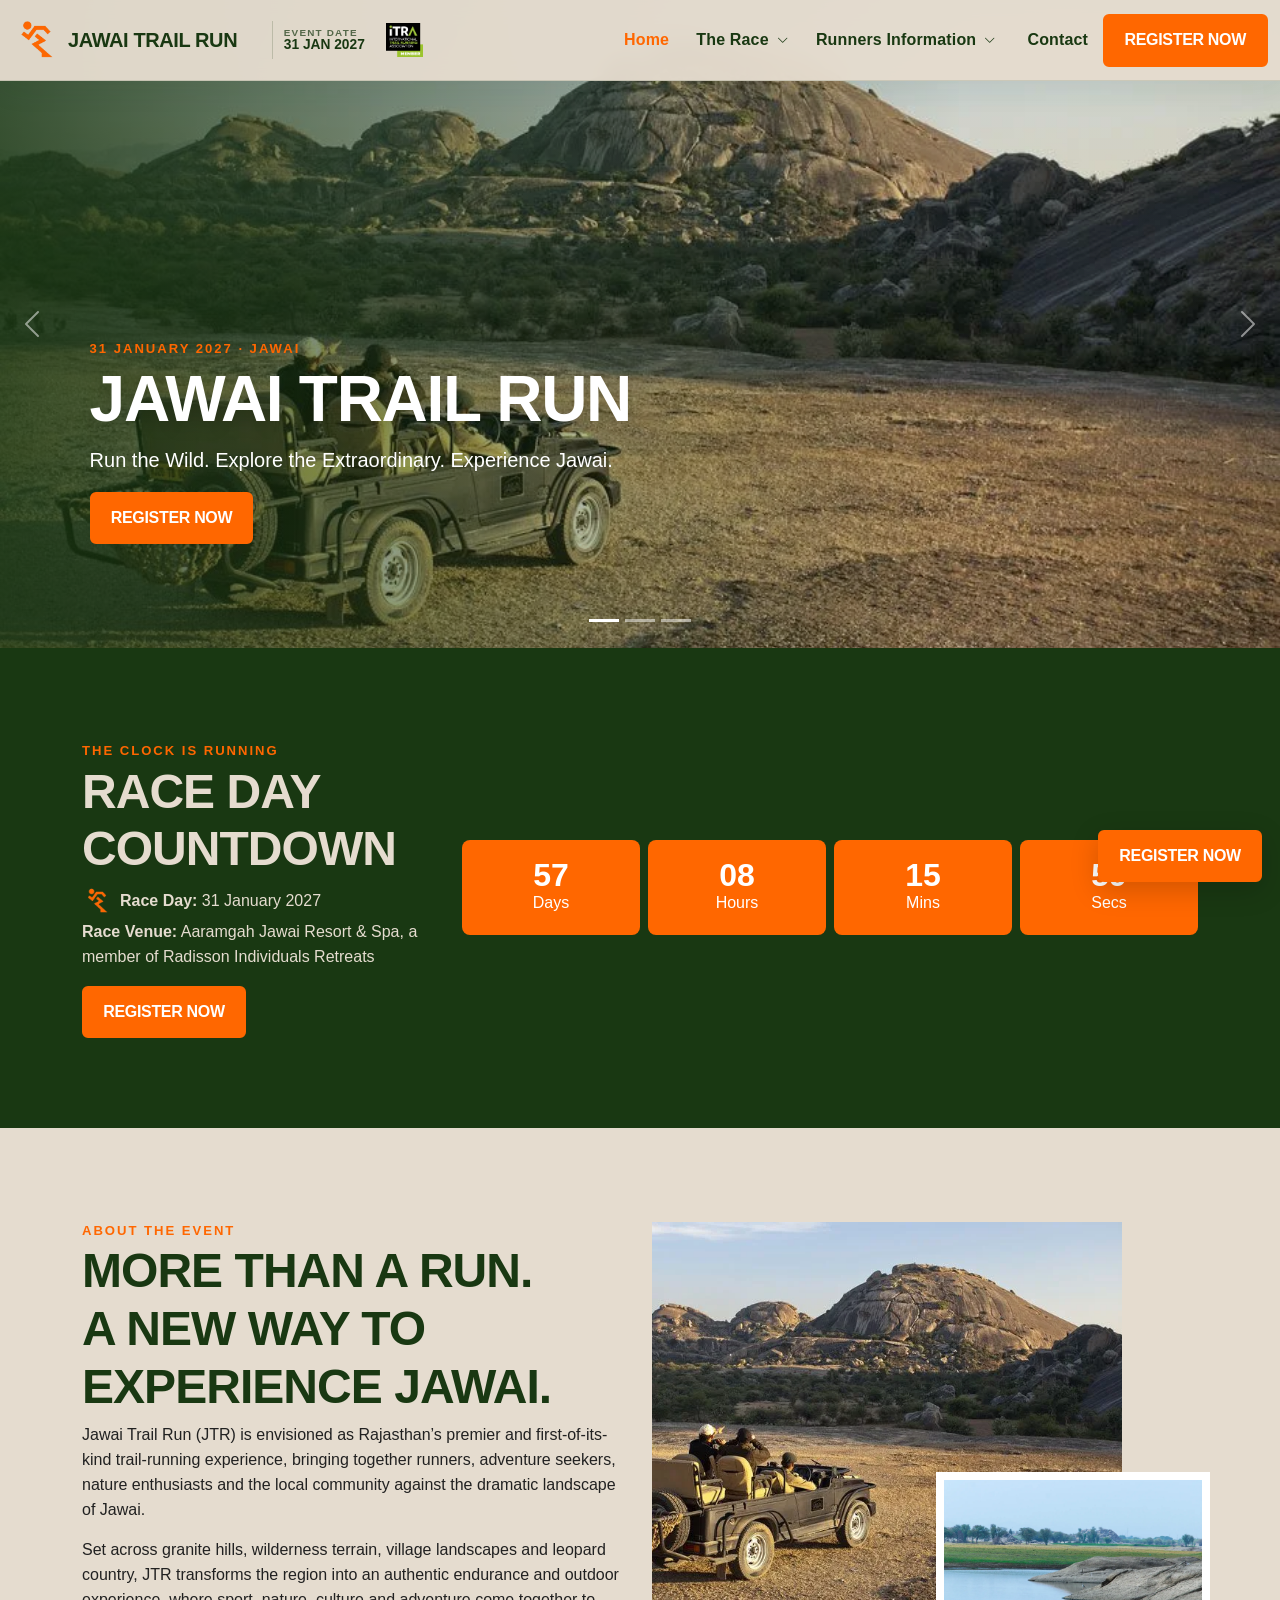
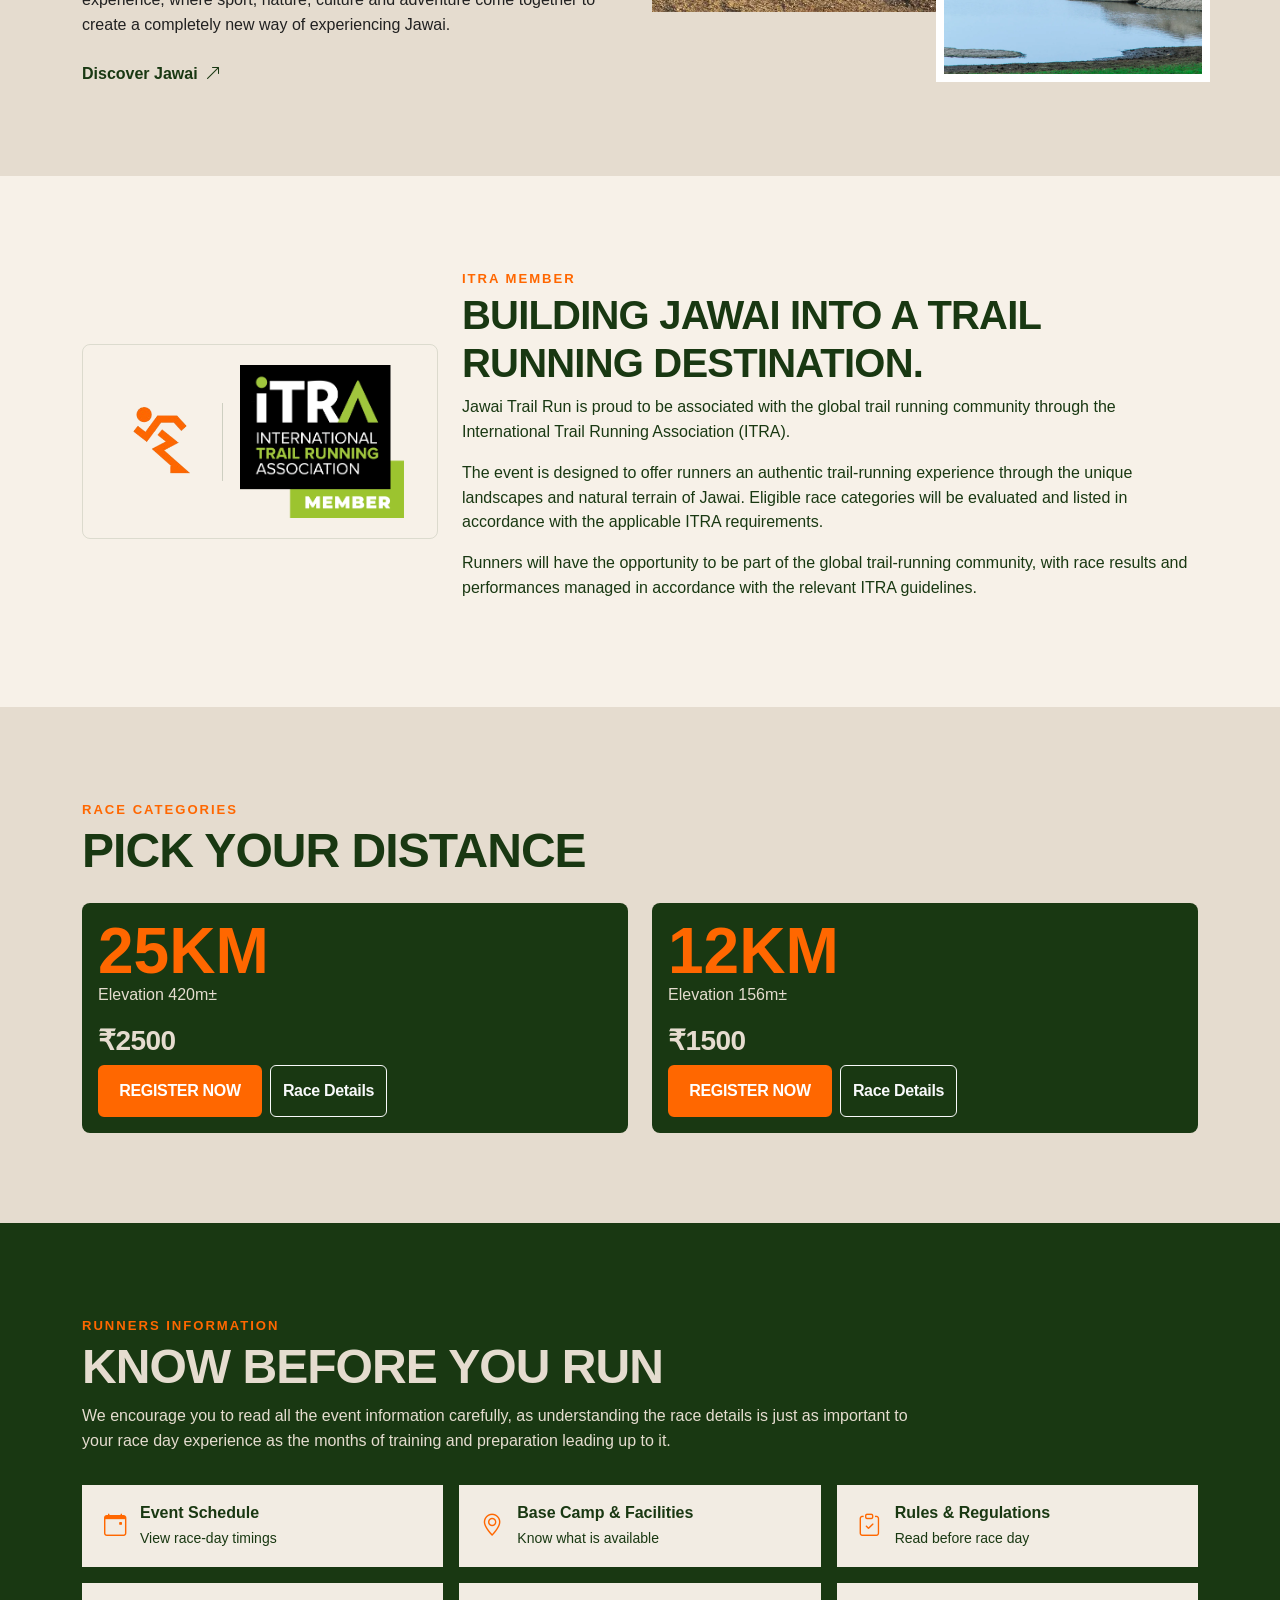
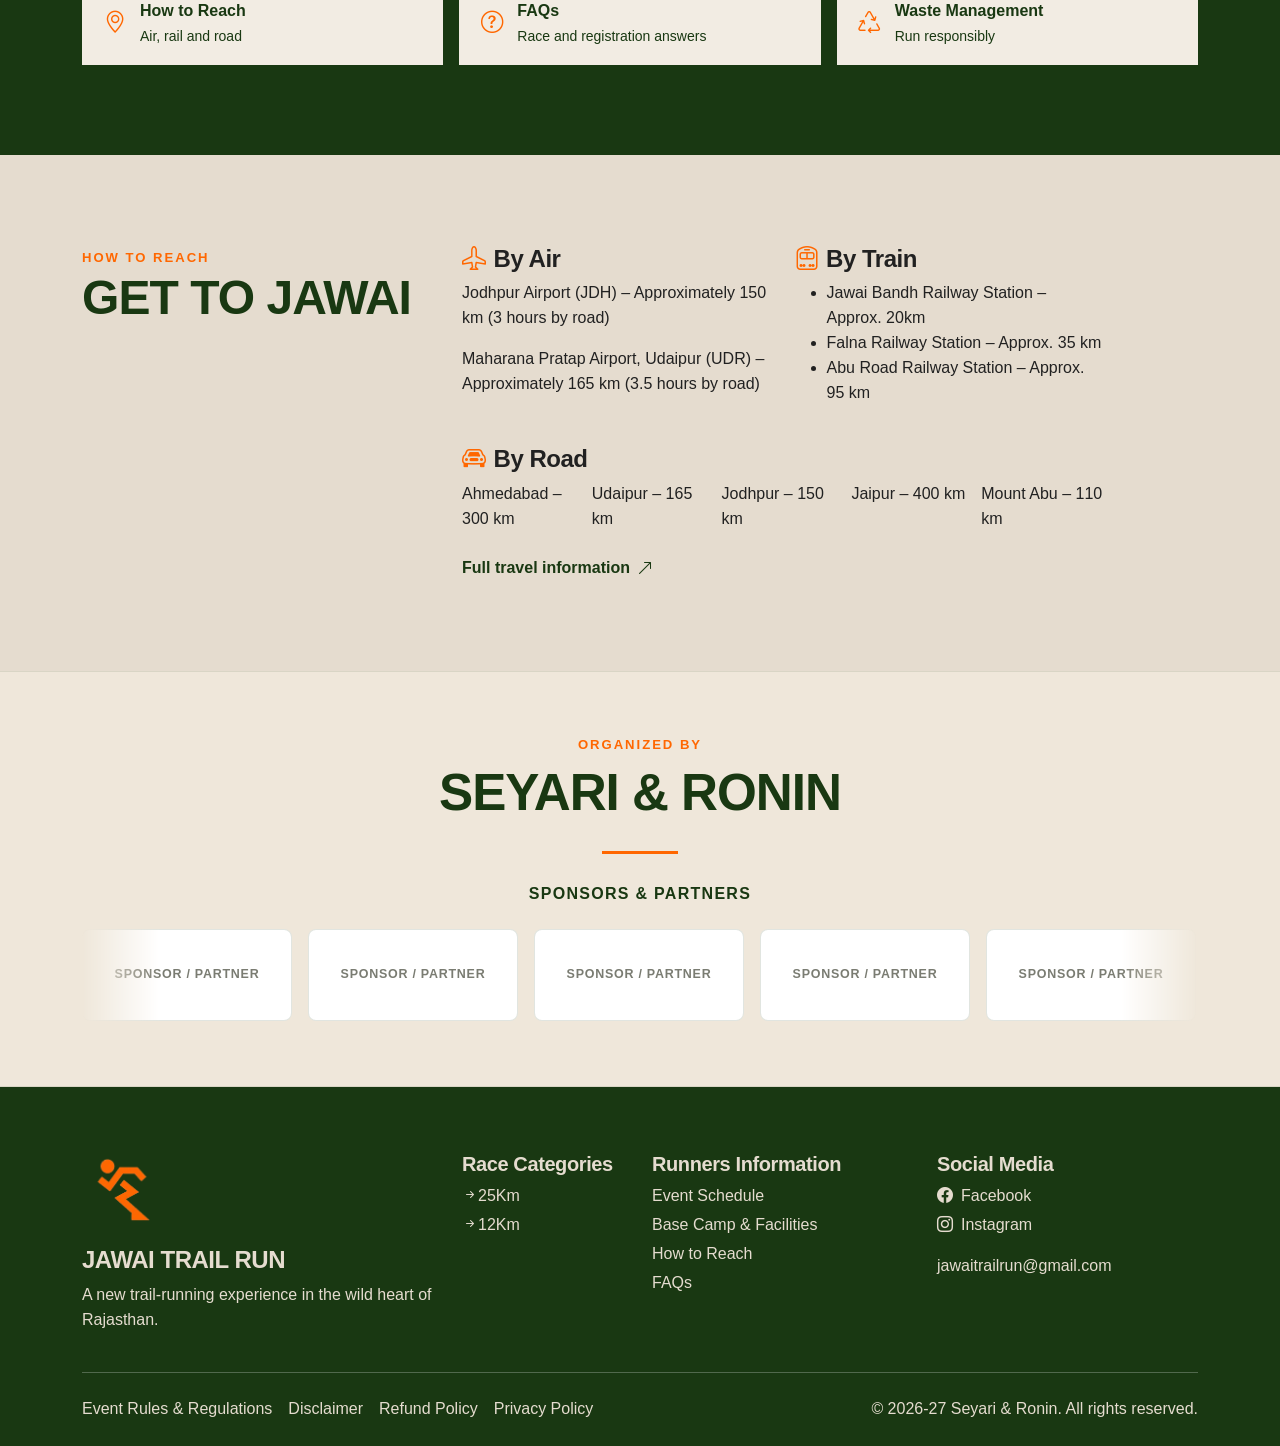
<file: index.html>
<!doctype html>
<html lang="en">
<head>
  <meta charset="utf-8">
  <meta name="viewport" content="width=device-width,initial-scale=1">
  <title>Jawai Trail Run 2027 | 25KM & 12KM Trail Run in Rajasthan</title>
  <meta name="description" content="Join Jawai Trail Run 2027 on 31 January in Jawai, Rajasthan. Experience an unforgettable 25KM and 12KM trail run through the stunning landscapes of Jawai. Register Now!">
  <meta name="keywords" content="Jawai Trail Run India, Trail Run India, Trail Running India, Trail Race India, Running Events in India, Trail Running Event India, Adventure Run India, Trail Running Event 2027, Jawai Running Event, Jawai Trail Race, Trail Run in Jawai, Jawai Run 2027">
  <meta name="robots" content="index,follow">
  <meta property="og:title" content="Jawai Trail Run 2027 | 25KM & 12KM Trail Run in Rajasthan">
  <meta property="og:description" content="Join Jawai Trail Run 2027 on 31 January in Jawai, Rajasthan. Experience an unforgettable 25KM and 12KM trail run through the stunning landscapes of Jawai. Register Now!">
  <meta property="og:type" content="website">
  <meta name="theme-color" content="#193812">
  
  
  <!-- Add your Meta Pixel code here. -->
  <link href="https://cdn.jsdelivr.net/npm/bootstrap@5.3.3/dist/css/bootstrap.min.css" rel="stylesheet">
  <link rel="stylesheet" href="https://cdn.jsdelivr.net/npm/bootstrap-icons@1.11.3/font/bootstrap-icons.min.css">
  <link rel="stylesheet" href="https://fonts.cdnfonts.com/css/proxima-nova-2">
  <link rel="stylesheet" href="style.css">
<meta name="google-site-verification" content="cSnUa04jgXajUQNzDkcYQTODrQyNFjGocD2u6QUvFH0"/>
<!-- Google tag (gtag.js) -->
<script async src="https://www.googletagmanager.com/gtag/js?id=G-C2MXZRRQNP"></script>
<script>
  window.dataLayer = window.dataLayer || [];
  function gtag(){dataLayer.push(arguments);}
  gtag('js', new Date());
  gtag('config', 'G-C2MXZRRQNP');
</script>
</head>
<body>
<div id="site-header"></div>

<main>
<section class="banner-slider">
  <div id="jtrCarousel" class="carousel slide carousel-fade" data-bs-ride="carousel">
    <div class="carousel-indicators"><button type="button" data-bs-target="#jtrCarousel" data-bs-slide-to="0" class="active" aria-current="true"></button><button type="button" data-bs-target="#jtrCarousel" data-bs-slide-to="1"></button><button type="button" data-bs-target="#jtrCarousel" data-bs-slide-to="2"></button></div>
    <div class="carousel-inner">
      <div class="carousel-item active">
        <img class="banner-photo" fetchpriority="high" src="assets/jawai6.webp" alt="Granite landscape at Jawai Bandh, Rajasthan">
        <div class="carousel-caption"><span class="eyebrow">31 January 2027 · Jawai</span><h1 class="fw-bold display-3 text-uppercase">Jawai Trail Run</h1><p class="lead">Run the Wild. Explore the Extraordinary. Experience Jawai.</p><a class="btn btn-jtr" href="register.html">Register Now</a></div>
        
      </div>
      <div class="carousel-item">
        <img class="banner-photo" src="assets/jawai5.webp" alt="Ancient Aravalli granite terrain at Jawai Bera, Rajasthan">
        <div class="carousel-caption"><span class="eyebrow">Trail Run 2027</span><h2 class="fw-bold fw-bold display-3 text-uppercase">Direction. Elevation. Discovery.</h2><p class="lead">A new trail-running experience in the wild heart of Rajasthan.</p><a class="btn btn-outline-light rounded-0" href="about.html">The Race</a></div>
        
      </div>
      <div class="carousel-item">
        <img class="banner-photo" src="assets/jawai1.webp" alt="Water and granite formations at Jawai Bera, Rajasthan">
        <div class="carousel-caption"><span class="eyebrow">Race Day</span><h2 class="fw-bold fw-bold display-3 text-uppercase">25Km &amp; 12Km</h2><p class="lead">Sunday, 31 January 2027 · Aaramgah Jawai Resort &amp; Spa, a member of Radisson Individuals Retreats</p><a class="btn btn-jtr" href="25km.html">Explore 25Km</a> <a class="btn btn-outline-light rounded-0 ms-2" href="12km.html">Explore 12Km</a></div>
        
      </div>
    </div>
    <button class="carousel-control-prev" type="button" data-bs-target="#jtrCarousel" data-bs-slide="prev" aria-label="Previous slide"><span class="carousel-control-prev-icon"></span></button>
    <button class="carousel-control-next" type="button" data-bs-target="#jtrCarousel" data-bs-slide="next" aria-label="Next slide"><span class="carousel-control-next-icon"></span></button>
  </div>
</section>

<section class="section-pad bg-forest text-cream" data-countdown>
  <div class="container">
    <div class="row align-items-center g-4">
      <div class="col-lg-4"><span class="eyebrow">The Clock Is Running</span><h2 class="fw-bold fw-bold display-5 text-uppercase">Race Day Countdown</h2><p class="mb-1 event-date-line"><img src="assets/jtr-logo.png" alt=""><span><strong>Race Day:</strong> 31 January 2027</span></p><p><strong>Race Venue:</strong> Aaramgah Jawai Resort &amp; Spa, a member of Radisson Individuals Retreats</p><a class="btn btn-jtr" href="register.html">Register Now</a></div>
      <div class="col-lg-8"><div class="row g-2">
        <div class="col-6 col-md-3"><div class="countdown-box"><strong data-days>00</strong>Days</div></div>
        <div class="col-6 col-md-3"><div class="countdown-box"><strong data-hours>00</strong>Hours</div></div>
        <div class="col-6 col-md-3"><div class="countdown-box"><strong data-mins>00</strong>Mins</div></div>
        <div class="col-6 col-md-3"><div class="countdown-box"><strong data-secs>00</strong>Secs</div></div>
      </div></div>
    </div>
  </div>
</section>

<section class="section-pad">
  <div class="container"><div class="row align-items-center g-4">
    <div class="col-lg-6"><span class="eyebrow">About the Event</span><h2 class="fw-bold fw-bold display-5 text-uppercase text-forest">More Than a Run.<br>A New Way to Experience Jawai.</h2>
      <p>Jawai Trail Run (JTR) is envisioned as Rajasthan’s premier and first-of-its-kind trail-running experience, bringing together runners, adventure seekers, nature enthusiasts and the local community against the dramatic landscape of Jawai.</p>
      <p>Set across granite hills, wilderness terrain, village landscapes and leopard country, JTR transforms the region into an authentic endurance and outdoor experience, where sport, nature, culture and adventure come together to create a completely new way of experiencing Jawai.</p><a class="section-link mt-2" href="about.html">Discover Jawai <i class="bi bi-arrow-up-right"></i></a>
    </div>
    <div class="col-lg-6 jawai-photo-stack">
      <figure class="jawai-photo-main"><img src="assets/jawai6.webp" alt="Granite landscape at Jawai Bandh, Rajasthan"></figure>
      <figure class="jawai-photo-small"><img src="assets/jawai5.webp" alt="Jawai Bera landscape, Rajasthan"></figure>
    </div>
  </div></div>
</section>

<section class="section-pad itra-section">
  <div class="container"><div class="row align-items-center g-4">
    <div class="col-lg-4 text-center"><div class="itra-logo-wrap"><img src="assets/jtr-logo.png" alt="Jawai Trail Run" class="itra-event-logo"><span class="itra-divider"></span><img src="assets/itra-member.webp" alt="International Trail Running Association Member logo" class="itra-member-logo"></div></div>
    <div class="col-lg-8"><span class="eyebrow">ITRA Member</span><h2 class="fw-bold fw-bold display-6 text-uppercase">Building Jawai into a Trail Running Destination.</h2>
      <p>Jawai Trail Run is proud to be associated with the global trail running community through the International Trail Running Association (ITRA).</p>
      <p>The event is designed to offer runners an authentic trail-running experience through the unique landscapes and natural terrain of Jawai. Eligible race categories will be evaluated and listed in accordance with the applicable ITRA requirements.</p>
      <p>Runners will have the opportunity to be part of the global trail-running community, with race results and performances managed in accordance with the relevant ITRA guidelines.</p>
    </div>
  </div></div>
</section>

<section class="section-pad">
<div class="container"><span class="eyebrow">Race Categories</span><h2 class="fw-bold fw-bold display-5 text-uppercase text-forest mb-4">Pick Your Distance</h2>
<div class="row g-4">
  <div class="col-md-6"><div class="card race-card"><div class="card-body"><div class="big">25KM</div><p>Elevation 420m±</p><h3>₹2500</h3><div class="d-flex flex-wrap gap-2 mt-2"><a class="btn btn-jtr" href="register.html">Register Now</a><a class="btn btn-outline-light rounded-0" href="25km.html">Race Details </a></div></div></div></div>
  <div class="col-md-6"><div class="card race-card"><div class="card-body"><div class="big">12KM</div><p>Elevation 156m±</p><h3>₹1500</h3><div class="d-flex flex-wrap gap-2 mt-2"><a class="btn btn-jtr" href="register.html">Register Now</a><a class="btn btn-outline-light rounded-0" href="12km.html">Race Details </a></div></div></div></div>
</div></div>
</section>

<section class="section-pad bg-forest text-cream">
<div class="container"><span class="eyebrow">Runners Information</span><h2 class="fw-bold fw-bold display-5 text-uppercase">Know Before You Run</h2><p class="col-lg-9">We encourage you to read all the event information carefully, as understanding the race details is just as important to your race day experience as the months of training and preparation leading up to it.</p>
<div class="row g-3 mt-2">
  <div class="col-md-6 col-lg-4"><a class="feature-link" href="event-schedule.html"><i class="bi bi-calendar-event"></i><span><strong>Event Schedule</strong><br><small>View race-day timings</small></span></a></div>
  <div class="col-md-6 col-lg-4"><a class="feature-link" href="base-camp.html"><i class="bi bi-geo-alt"></i><span><strong>Base Camp &amp; Facilities</strong><br><small>Know what is available</small></span></a></div>
  <div class="col-md-6 col-lg-4"><a class="feature-link" href="rules.html"><i class="bi bi-clipboard-check"></i><span><strong>Rules &amp; Regulations</strong><br><small>Read before race day</small></span></a></div>
  <div class="col-md-6 col-lg-4"><a class="feature-link" href="how-to-reach.html"><i class="bi bi-geo-alt"></i><span><strong>How to Reach</strong><br><small>Air, rail and road</small></span></a></div>
  <div class="col-md-6 col-lg-4"><a class="feature-link" href="faqs.html"><i class="bi bi-question-circle"></i><span><strong>FAQs</strong><br><small>Race and registration answers</small></span></a></div>
  <div class="col-md-6 col-lg-4"><a class="feature-link" href="waste-management.html"><i class="bi bi-recycle"></i><span><strong>Waste Management</strong><br><small>Run responsibly</small></span></a></div>
</div></div>
</section>

<section class="section-pad">
<div class="container"><div class="row g-4"><div class="col-lg-4"><span class="eyebrow">How to Reach</span><h2 class="fw-bold fw-bold display-5 text-uppercase text-forest">Get to Jawai</h2></div>
<div class="col-lg-7"><div class="row g-4">
<div class="col-md-6"><h4><i class="bi bi-airplane me-2 text-orange"></i>By Air</h4><p>Jodhpur Airport (JDH) – Approximately 150 km (3 hours by road)</p><p>Maharana Pratap Airport, Udaipur (UDR) – Approximately 165 km (3.5 hours by road)</p></div>
<div class="col-md-6"><h4><i class="bi bi-train-front me-2 text-orange"></i>By Train</h4><ul><li>Jawai Bandh Railway Station – Approx. 20km</li><li>Falna Railway Station – Approx. 35 km</li><li>Abu Road Railway Station – Approx. 95 km</li></ul></div>
<div class="col-12"><h4><i class="bi bi-car-front me-2 text-orange"></i>By Road</h4><div class="row row-cols-2 row-cols-md-5 g-2"><div>Ahmedabad – 300 km</div><div>Udaipur – 165 km</div><div>Jodhpur – 150 km</div><div>Jaipur – 400 km</div><div>Mount Abu – 110 km</div></div></div>
</div><a class="section-link mt-4" href="how-to-reach.html">Full travel information <i class="bi bi-arrow-up-right"></i></a></div></div></div></div>
</section>


<section class="section-tight partners-section">
  <div class="container">
    <div class="partners-organized text-center">
      <span class="eyebrow">Organized By</span>
      <h2 class="partners-organized-title">Seyari &amp; Ronin</h2>
    </div>
    <div class="partners-divider"></div>
    <div class="partners-marquee-block">
      <div class="partners-marquee-heading">Sponsors &amp; Partners</div>
      <div class="partners-marquee" aria-label="Sponsors and partners">
        <div class="partners-marquee-track">
          <div class="partner-logo-placeholder">Sponsor / Partner</div>
          <div class="partner-logo-placeholder">Sponsor / Partner</div>
          <div class="partner-logo-placeholder">Sponsor / Partner</div>
          <div class="partner-logo-placeholder">Sponsor / Partner</div>
          <div class="partner-logo-placeholder">Sponsor / Partner</div>
          <div class="partner-logo-placeholder">Sponsor / Partner</div>
          <div class="partner-logo-placeholder" aria-hidden="true">Sponsor / Partner</div>
          <div class="partner-logo-placeholder" aria-hidden="true">Sponsor / Partner</div>
          <div class="partner-logo-placeholder" aria-hidden="true">Sponsor / Partner</div>
          <div class="partner-logo-placeholder" aria-hidden="true">Sponsor / Partner</div>
          <div class="partner-logo-placeholder" aria-hidden="true">Sponsor / Partner</div>
          <div class="partner-logo-placeholder" aria-hidden="true">Sponsor / Partner</div>
        </div>
      </div>
    </div>
  </div>
</section>
</main>

<a href="register.html" class="btn btn-jtr sticky-register d-none d-md-inline-block">Register Now</a>
<div id="site-footer"></div>
<script src="https://cdn.jsdelivr.net/npm/bootstrap@5.3.3/dist/js/bootstrap.bundle.min.js"></script>
<script src="common.js"></script>
<script src="script.js"></script>
</body>
</html>
</file>
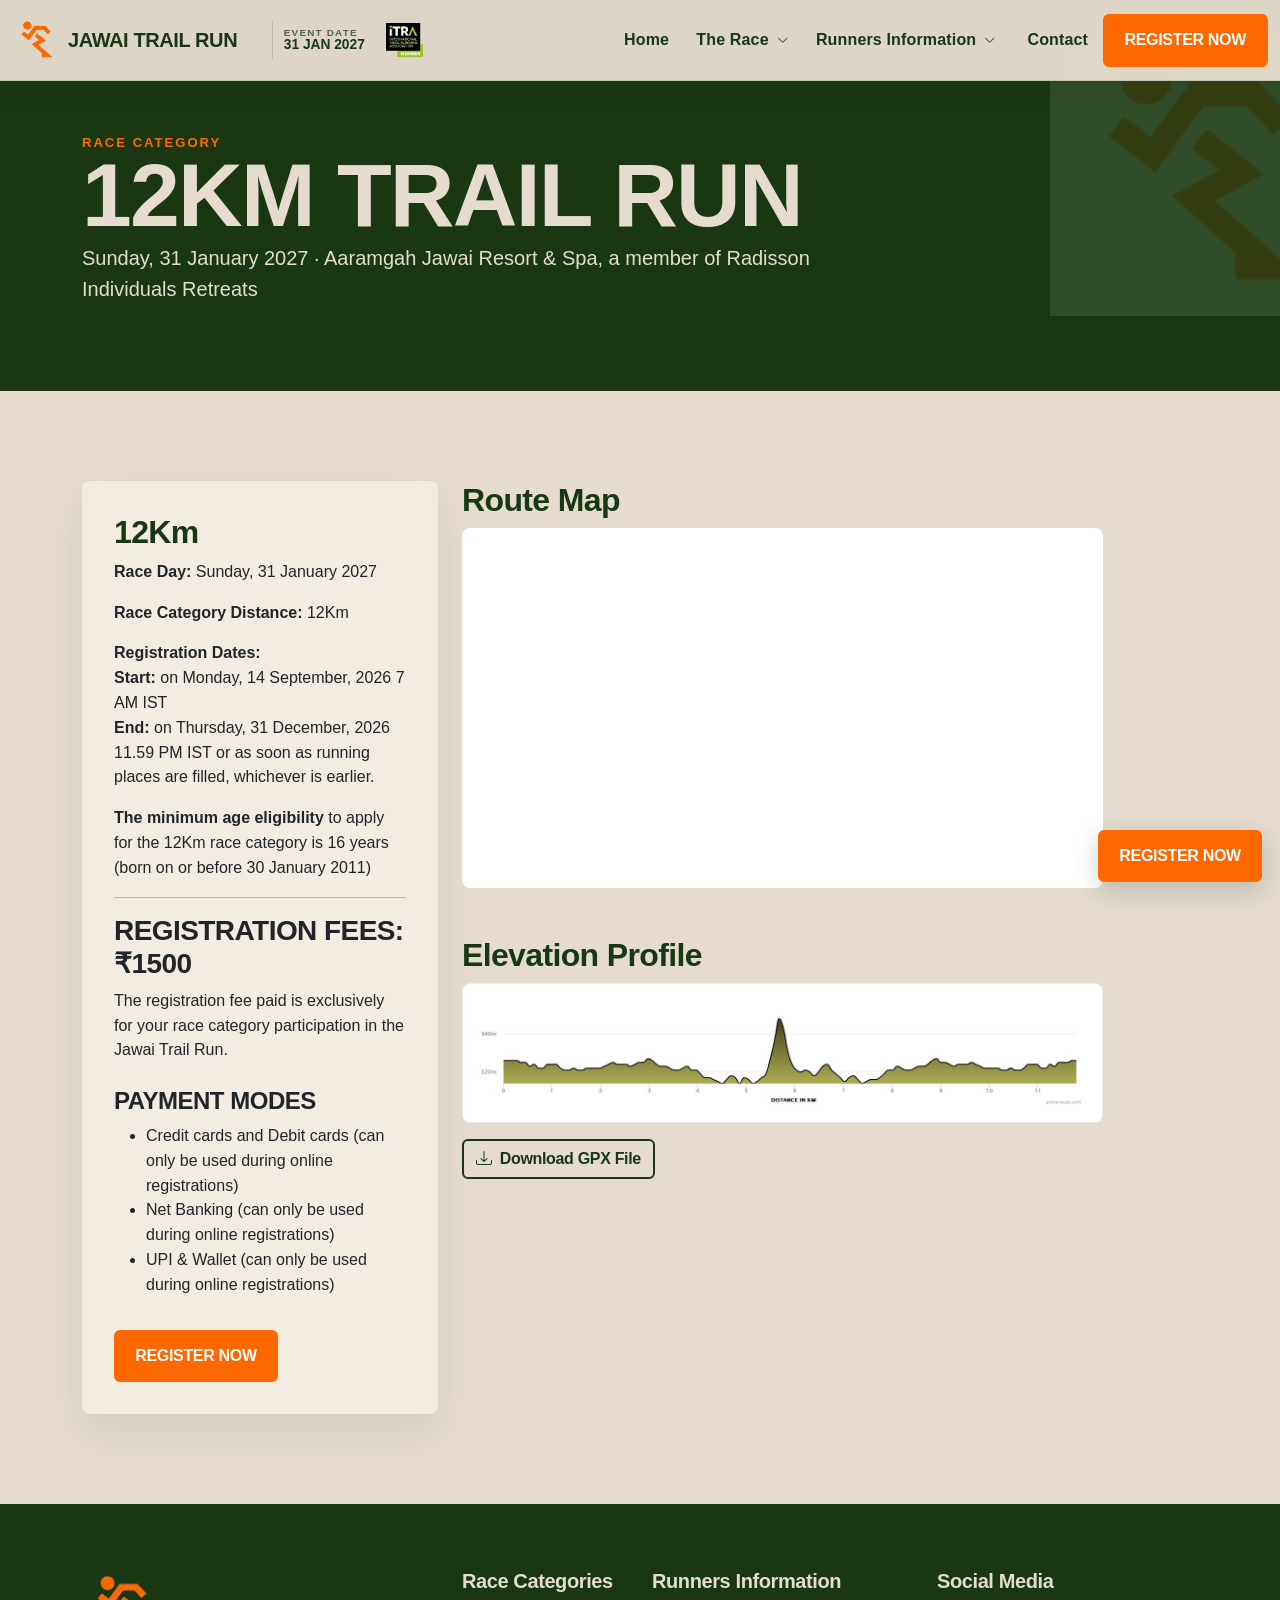
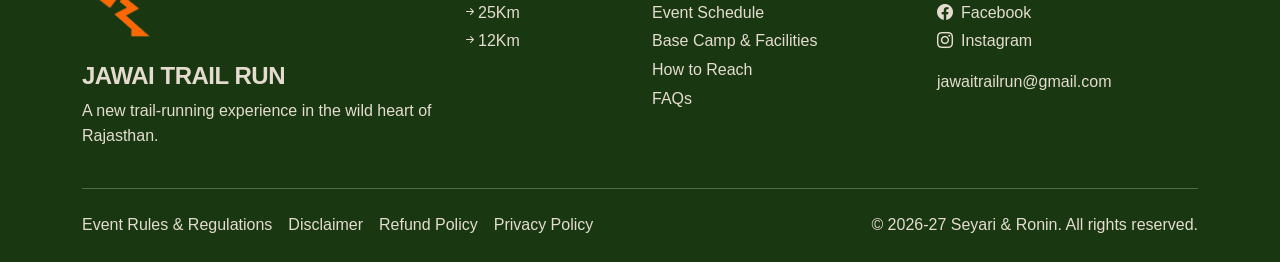
<file: 12km.html>
<!doctype html>
<html lang="en">
<head>
  <base href="index.html">
  <meta charset="utf-8">
  <meta name="viewport" content="width=device-width,initial-scale=1">
  <title>12 KM Trail Run in Jawai | Jawai Trail Run 2027</title>
  <meta name="description" content="Experience the 12 KM Jawai Trail Run 2027 on 31 January. Enjoy an exciting trail-running adventure through the spectacular natural landscapes of Jawai, Rajasthan.">
  <meta name="keywords" content="Jawai Trail Run India, Trail Run India, Trail Running India, Trail Race India, Running Events in India, Trail Running Event India, Adventure Run India, Trail Running Event 2027, Jawai Running Event, Jawai Trail Race, Trail Run in Jawai, Jawai Run 2027">
  <meta name="robots" content="index,follow">
  <meta property="og:title" content="12 KM Trail Run in Jawai | Jawai Trail Run 2027">
  <meta property="og:description" content="Experience the 12 KM Jawai Trail Run 2027 on 31 January. Enjoy an exciting trail-running adventure through the spectacular natural landscapes of Jawai, Rajasthan.">
  <meta property="og:type" content="website">
  <meta name="theme-color" content="#193812">
  
  
  <!-- Add your Meta Pixel code here. -->
  <link href="https://cdn.jsdelivr.net/npm/bootstrap@5.3.3/dist/css/bootstrap.min.css" rel="stylesheet">
  <link rel="stylesheet" href="https://cdn.jsdelivr.net/npm/bootstrap-icons@1.11.3/font/bootstrap-icons.min.css">
  <link rel="stylesheet" href="https://fonts.cdnfonts.com/css/proxima-nova-2">
  <link rel="stylesheet" href="style.css">
<meta name="google-site-verification" content="cSnUa04jgXajUQNzDkcYQTODrQyNFjGocD2u6QUvFH0"/>
<!-- Google tag (gtag.js) -->
<script async src="https://www.googletagmanager.com/gtag/js?id=G-C2MXZRRQNP"></script>
<script>
  window.dataLayer = window.dataLayer || [];
  function gtag(){dataLayer.push(arguments);}
  gtag('js', new Date());
  gtag('config', 'G-C2MXZRRQNP');
</script>
</head>
<body>
<div id="site-header"></div>
<section class="page-hero"><div class="container"><span class="eyebrow">Race Category</span><h1>12Km Trail Run</h1><p class="lead col-lg-8">Sunday, 31 January 2027 · Aaramgah Jawai Resort &amp; Spa, a member of Radisson Individuals Retreats</p></div></section>
<section class="section-pad"><div class="container"><div class="row g-4">
<div class="col-lg-4"><div class="card card-jtr"><div class="card-body">
<h2 class="fw-bold fw-bold text-forest">12Km</h2>
<p><strong>Race Day:</strong> Sunday, 31 January 2027</p>
<p><strong>Race Category Distance:</strong> 12Km</p>
<p><strong>Registration Dates:</strong><br><strong>Start:</strong> on Monday, 14 September, 2026 7 AM IST<br><strong>End:</strong> on Thursday, 31 December, 2026 11.59 PM IST or as soon as running places are filled, whichever is earlier.</p>
<p><strong>The minimum age eligibility</strong> to apply for the 12Km race category is 16 years (born on or before 30 January 2011)</p>
<hr><h3>REGISTRATION FEES: ₹1500</h3>
<p>The registration fee paid is exclusively for your race category participation in the Jawai Trail Run.</p>
<h4 class="mt-4">PAYMENT MODES</h4>
<ul><li>Credit cards and Debit cards (can only be used during online registrations)</li><li>Net Banking (can only be used during online registrations)</li><li>UPI &amp; Wallet (can only be used during online registrations)</li></ul>
<a class="btn btn-jtr mt-3" href="register.html">Register Now</a>
</div></div></div>
<div class="col-lg-7">
<h2 class="fw-bold fw-bold text-forest">Route Map</h2><div class="route-frame mb-5"><iframe name="plotaroute_map_3417851" src="https://www.plotaroute.com/embedmap/3417851?units=km" scrolling="no" allowfullscreen></iframe></div>
<h2 class="fw-bold fw-bold text-forest">Elevation Profile</h2><div class="elevation mb-3"><img src="assets/elevation-12km.jpg" alt="12Km elevation profile"></div>
<p><a class="btn btn-outline-forest" href="https://drive.google.com/file/d/1OtXXNMJnKSWzvKCbJwfRWVfxb76BGwIK/view?usp=sharing" target="_blank" rel="noopener"><i class="bi bi-download me-2"></i>Download GPX File</a></p>
</div></div></div></section>
<a href="register.html" class="btn btn-jtr sticky-register d-none d-md-inline-block">Register Now</a>
<div id="site-footer"></div>
<script src="https://cdn.jsdelivr.net/npm/bootstrap@5.3.3/dist/js/bootstrap.bundle.min.js"></script>
<script src="common.js"></script>
<script src="script.js"></script>
</body>
</html>
</file>
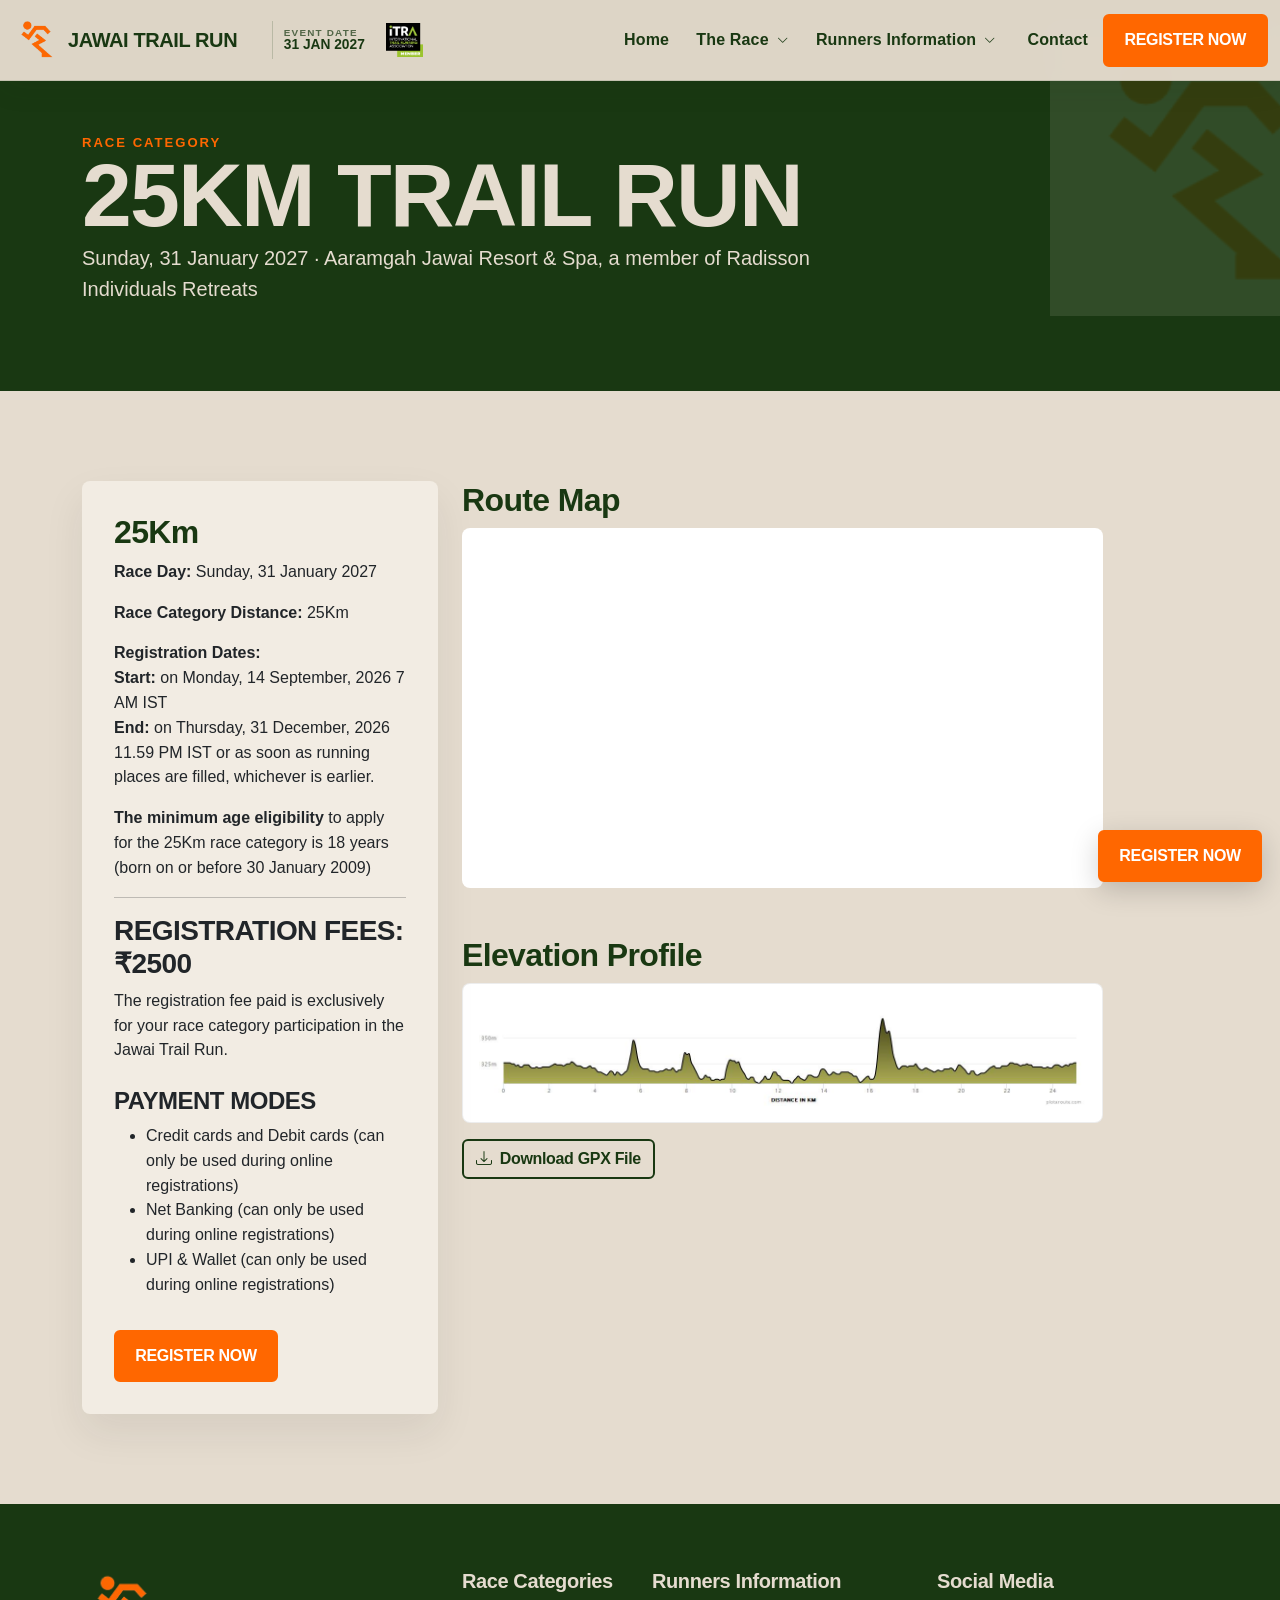
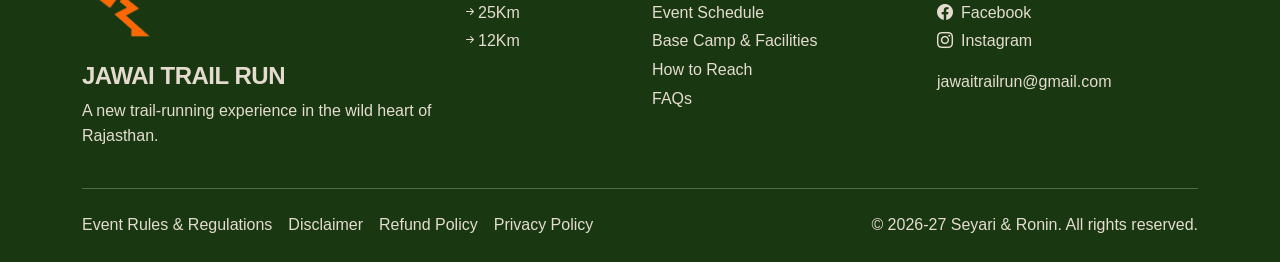
<file: 25km.html>
<!doctype html>
<html lang="en">
<head>
  <base href="index.html">
  <meta charset="utf-8">
  <meta name="viewport" content="width=device-width,initial-scale=1">
  <title>25 KM Trail Run in Jawai | Jawai Trail Run 2027</title>
  <meta name="description" content="Take on the 25 KM Jawai Trail Run 2027 on 31 January. Challenge yourself across rugged trails, scenic landscapes and natural terrain in Jawai, Rajasthan.">
  <meta name="keywords" content="Jawai Trail Run India, Trail Run India, Trail Running India, Trail Race India, Running Events in India, Trail Running Event India, Adventure Run India, Trail Running Event 2027, Jawai Running Event, Jawai Trail Race, Trail Run in Jawai, Jawai Run 2027">
  <meta name="robots" content="index,follow">
  <meta property="og:title" content="25 KM Trail Run in Jawai | Jawai Trail Run 2027">
  <meta property="og:description" content="Take on the 25 KM Jawai Trail Run 2027 on 31 January. Challenge yourself across rugged trails, scenic landscapes and natural terrain in Jawai, Rajasthan.">
  <meta property="og:type" content="website">
  <meta name="theme-color" content="#193812">
  
  
  <!-- Add your Meta Pixel code here. -->
  <link href="https://cdn.jsdelivr.net/npm/bootstrap@5.3.3/dist/css/bootstrap.min.css" rel="stylesheet">
  <link rel="stylesheet" href="https://cdn.jsdelivr.net/npm/bootstrap-icons@1.11.3/font/bootstrap-icons.min.css">
  <link rel="stylesheet" href="https://fonts.cdnfonts.com/css/proxima-nova-2">
  <link rel="stylesheet" href="style.css">
<meta name="google-site-verification" content="cSnUa04jgXajUQNzDkcYQTODrQyNFjGocD2u6QUvFH0"/>
<!-- Google tag (gtag.js) -->
<script async src="https://www.googletagmanager.com/gtag/js?id=G-C2MXZRRQNP"></script>
<script>
  window.dataLayer = window.dataLayer || [];
  function gtag(){dataLayer.push(arguments);}
  gtag('js', new Date());
  gtag('config', 'G-C2MXZRRQNP');
</script>
</head>
<body>
<div id="site-header"></div>
<section class="page-hero"><div class="container"><span class="eyebrow">Race Category</span><h1>25Km Trail Run</h1><p class="lead col-lg-8">Sunday, 31 January 2027 · Aaramgah Jawai Resort &amp; Spa, a member of Radisson Individuals Retreats</p></div></section>
<section class="section-pad"><div class="container"><div class="row g-4">
<div class="col-lg-4"><div class="card card-jtr"><div class="card-body">
<h2 class="fw-bold fw-bold text-forest">25Km</h2>
<p><strong>Race Day:</strong> Sunday, 31 January 2027</p>
<p><strong>Race Category Distance:</strong> 25Km</p>
<p><strong>Registration Dates:</strong><br><strong>Start:</strong> on Monday, 14 September, 2026 7 AM IST<br><strong>End:</strong> on Thursday, 31 December, 2026 11.59 PM IST or as soon as running places are filled, whichever is earlier.</p>
<p><strong>The minimum age eligibility</strong> to apply for the 25Km race category is 18 years (born on or before 30 January 2009)</p>
<hr><h3>REGISTRATION FEES: ₹2500</h3>
<p>The registration fee paid is exclusively for your race category participation in the Jawai Trail Run.</p>
<h4 class="mt-4">PAYMENT MODES</h4>
<ul><li>Credit cards and Debit cards (can only be used during online registrations)</li><li>Net Banking (can only be used during online registrations)</li><li>UPI &amp; Wallet (can only be used during online registrations)</li></ul>
<a class="btn btn-jtr mt-3" href="register.html">Register Now</a>
</div></div></div>
<div class="col-lg-7">
<h2 class="fw-bold fw-bold text-forest">Route Map</h2><div class="route-frame mb-5"><iframe name="plotaroute_map_3417841" src="https://www.plotaroute.com/embedmap/3417841?units=km" scrolling="no" allowfullscreen></iframe></div>
<h2 class="fw-bold fw-bold text-forest">Elevation Profile</h2><div class="elevation mb-3"><img src="assets/elevation-25km.jpg" alt="25Km elevation profile"></div>
<p><a class="btn btn-outline-forest" href="https://drive.google.com/file/d/1u-Ve32kgsxKyGwSIN2b2LCcQuIok_tuv/view?usp=sharing" target="_blank" rel="noopener"><i class="bi bi-download me-2"></i>Download GPX File</a></p>
</div></div></div></section>
<a href="register.html" class="btn btn-jtr sticky-register d-none d-md-inline-block">Register Now</a>
<div id="site-footer"></div>
<script src="https://cdn.jsdelivr.net/npm/bootstrap@5.3.3/dist/js/bootstrap.bundle.min.js"></script>
<script src="common.js"></script>
<script src="script.js"></script>
</body>
</html>
</file>
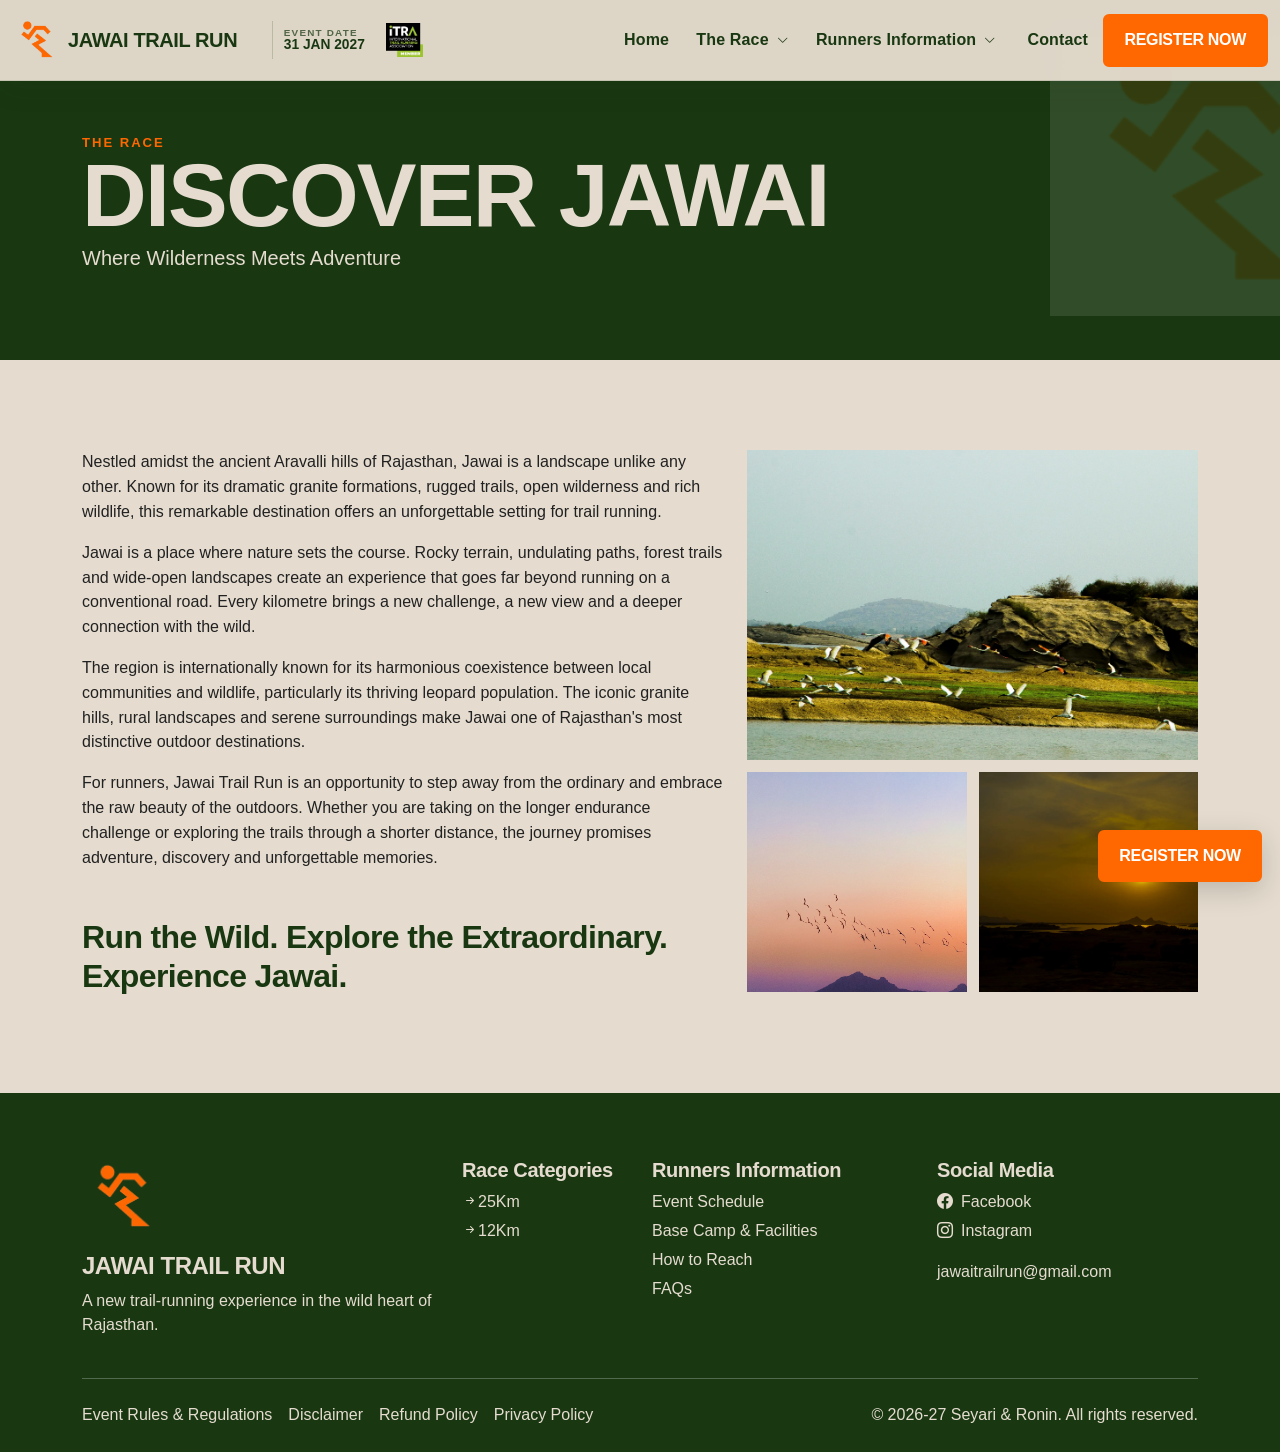
<file: about.html>
<!doctype html>
<html lang="en">
<head>
  <base href="index.html">
  <meta charset="utf-8">
  <meta name="viewport" content="width=device-width,initial-scale=1">
  <title>About Jawai | Jawai Trail Run 2027 | Rajasthan</title>
  <meta name="description" content="Discover Jawai, Rajasthan, a unique destination known for its granite hills, rugged landscapes, wildlife and natural beauty. Explore the region through Jawai Trail Run 2027.">
  <meta name="keywords" content="Jawai Trail Run India, Trail Run India, Trail Running India, Trail Race India, Running Events in India, Trail Running Event India, Adventure Run India, Trail Running Event 2027, Jawai Running Event, Jawai Trail Race, Trail Run in Jawai, Jawai Run 2027">
  <meta name="robots" content="index,follow">
  <meta property="og:title" content="About Jawai | Jawai Trail Run 2027 | Rajasthan">
  <meta property="og:description" content="Discover Jawai, Rajasthan, a unique destination known for its granite hills, rugged landscapes, wildlife and natural beauty. Explore the region through Jawai Trail Run 2027.">
  <meta property="og:type" content="website">
  <meta name="theme-color" content="#193812">
  
  
  <!-- Add your Meta Pixel code here. -->
  <link href="https://cdn.jsdelivr.net/npm/bootstrap@5.3.3/dist/css/bootstrap.min.css" rel="stylesheet">
  <link rel="stylesheet" href="https://cdn.jsdelivr.net/npm/bootstrap-icons@1.11.3/font/bootstrap-icons.min.css">
  <link rel="stylesheet" href="https://fonts.cdnfonts.com/css/proxima-nova-2">
  <link rel="stylesheet" href="style.css">
<meta name="google-site-verification" content="cSnUa04jgXajUQNzDkcYQTODrQyNFjGocD2u6QUvFH0"/>
<!-- Google tag (gtag.js) -->
<script async src="https://www.googletagmanager.com/gtag/js?id=G-C2MXZRRQNP"></script>
<script>
  window.dataLayer = window.dataLayer || [];
  function gtag(){dataLayer.push(arguments);}
  gtag('js', new Date());
  gtag('config', 'G-C2MXZRRQNP');
</script>
</head>
<body>
<div id="site-header"></div>
<section class="page-hero"><div class="container"><span class="eyebrow">The Race</span><h1>Discover Jawai</h1><p class="lead col-lg-8">Where Wilderness Meets Adventure</p></div></section>
<section class="section-pad"><div class="container"><div class="row g-4 align-items-start">
<div class="col-lg-7">
<p>Nestled amidst the ancient Aravalli hills of Rajasthan, Jawai is a landscape unlike any other. Known for its dramatic granite formations, rugged trails, open wilderness and rich wildlife, this remarkable destination offers an unforgettable setting for trail running.</p>
<p>Jawai is a place where nature sets the course. Rocky terrain, undulating paths, forest trails and wide-open landscapes create an experience that goes far beyond running on a conventional road. Every kilometre brings a new challenge, a new view and a deeper connection with the wild.</p>
<p>The region is internationally known for its harmonious coexistence between local communities and wildlife, particularly its thriving leopard population. The iconic granite hills, rural landscapes and serene surroundings make Jawai one of Rajasthan's most distinctive outdoor destinations.</p>
<p>For runners, Jawai Trail Run is an opportunity to step away from the ordinary and embrace the raw beauty of the outdoors. Whether you are taking on the longer endurance challenge or exploring the trails through a shorter distance, the journey promises adventure, discovery and unforgettable memories.</p>
<h2 class="fw-bold fw-bold text-forest mt-5">Run the Wild. Explore the Extraordinary. Experience Jawai.</h2>
</div><div class="col-lg-5">
  <div class="about-gallery">
    <figure class="gallery-wide"><img src="assets/jawai2.webp" alt="Granite hills at Jawai Bandh"></figure>
    <figure><img src="assets/jawai3.webp" alt="Jawai Bera rocky landscape"></figure>
    <figure><img src="assets/jawai4.webp" alt="Water and granite formations at Jawai Bera"></figure>
  </div>
</div>
</div></div></section>
<a href="register.html" class="btn btn-jtr sticky-register d-none d-md-inline-block">Register Now</a>
<div id="site-footer"></div>
<script src="https://cdn.jsdelivr.net/npm/bootstrap@5.3.3/dist/js/bootstrap.bundle.min.js"></script>
<script src="common.js"></script>
<script src="script.js"></script>
</body>
</html>
</file>
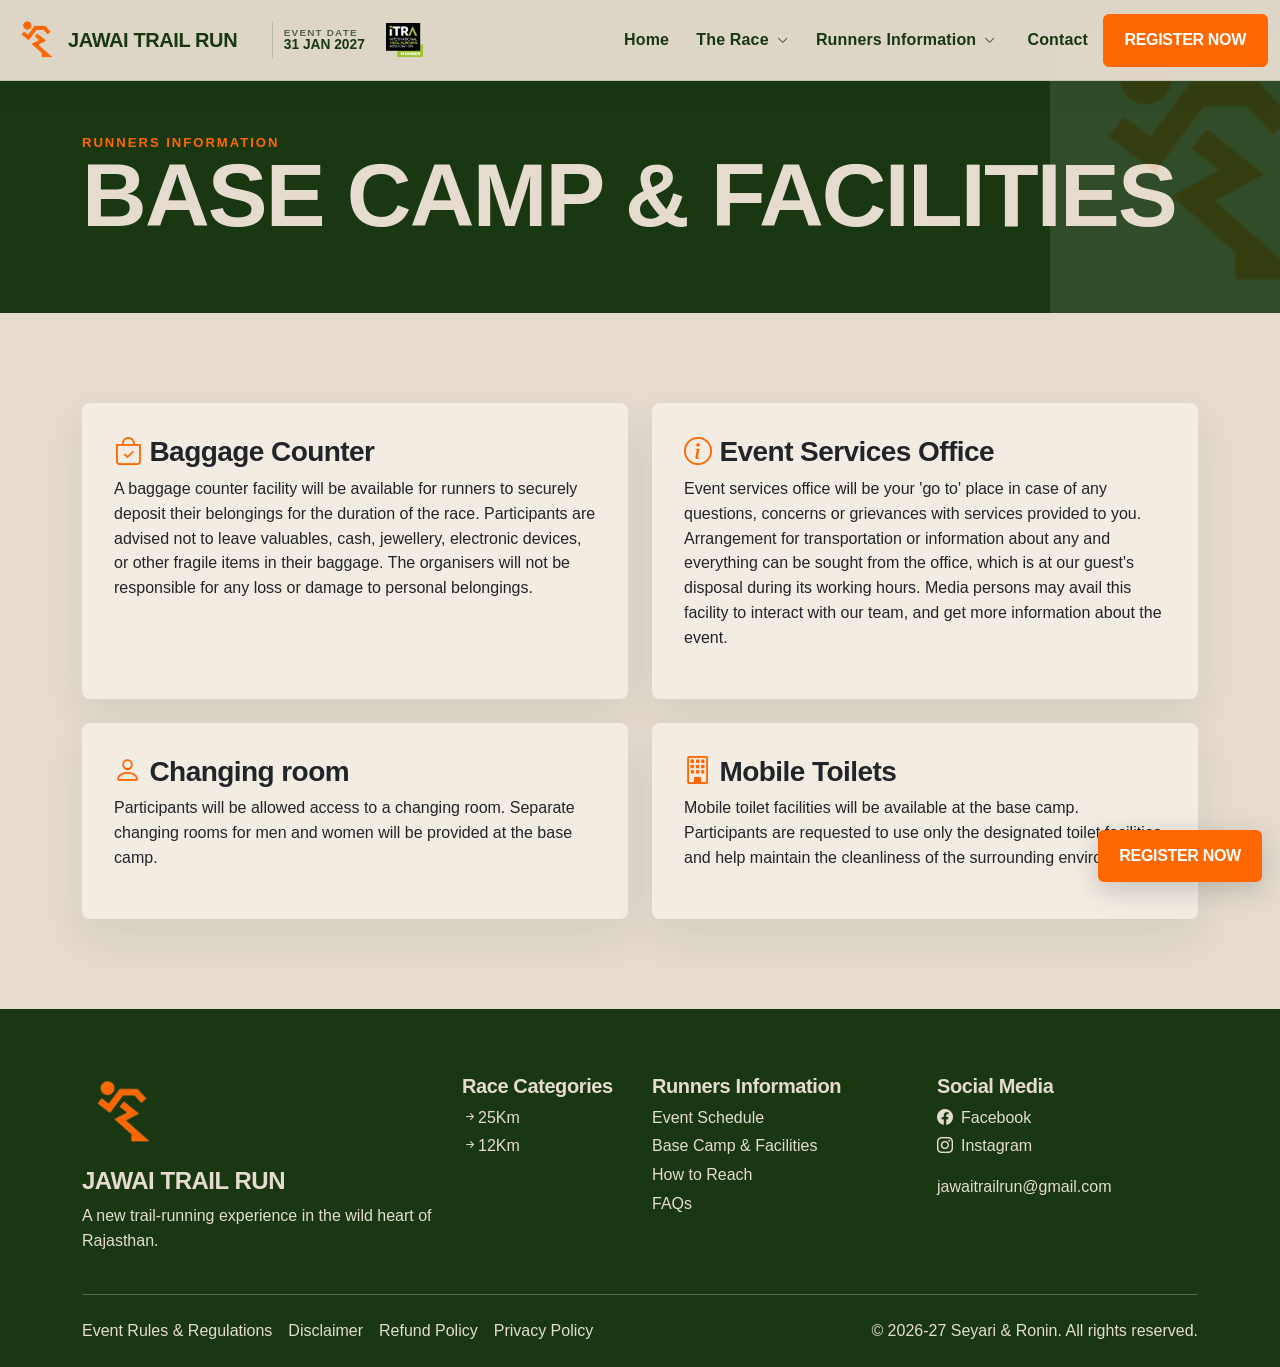
<file: base-camp.html>
<!doctype html>
<html lang="en">
<head>
  <base href="index.html">
  <meta charset="utf-8">
  <meta name="viewport" content="width=device-width,initial-scale=1">
  <title>Base Camp & Facilities | Jawai Trail Run 2027</title>
  <meta name="description" content="Know what to expect at the Jawai Trail Run 2027 base camp, including bib collection, baggage counter, medical support, hydration, toilets, parking and participant facilities.">
  <meta name="keywords" content="Jawai Trail Run India, Trail Run India, Trail Running India, Trail Race India, Running Events in India, Trail Running Event India, Adventure Run India, Trail Running Event 2027, Jawai Running Event, Jawai Trail Race, Trail Run in Jawai, Jawai Run 2027">
  <meta name="robots" content="index,follow">
  <meta property="og:title" content="Base Camp & Facilities | Jawai Trail Run 2027">
  <meta property="og:description" content="Know what to expect at the Jawai Trail Run 2027 base camp, including bib collection, baggage counter, medical support, hydration, toilets, parking and participant facilities.">
  <meta property="og:type" content="website">
  <meta name="theme-color" content="#193812">
  
  
  <!-- Add your Meta Pixel code here. -->
  <link href="https://cdn.jsdelivr.net/npm/bootstrap@5.3.3/dist/css/bootstrap.min.css" rel="stylesheet">
  <link rel="stylesheet" href="https://cdn.jsdelivr.net/npm/bootstrap-icons@1.11.3/font/bootstrap-icons.min.css">
  <link rel="stylesheet" href="https://fonts.cdnfonts.com/css/proxima-nova-2">
  <link rel="stylesheet" href="style.css">
<meta name="google-site-verification" content="cSnUa04jgXajUQNzDkcYQTODrQyNFjGocD2u6QUvFH0"/>
<!-- Google tag (gtag.js) -->
<script async src="https://www.googletagmanager.com/gtag/js?id=G-C2MXZRRQNP"></script>
<script>
  window.dataLayer = window.dataLayer || [];
  function gtag(){dataLayer.push(arguments);}
  gtag('js', new Date());
  gtag('config', 'G-C2MXZRRQNP');
</script>
</head>
<body>
<div id="site-header"></div>
<section class="page-hero"><div class="container"><span class="eyebrow">Runners Information</span><h1>Base Camp & Facilities</h1></div></section>
<section class="section-pad"><div class="container"><div class="row g-4">
<div class="col-md-6"><div class="card card-jtr h-100"><div class="card-body"><h3><i class="bi bi-bag-check me-2 text-orange"></i>Baggage Counter</h3><p>A baggage counter facility will be available for runners to securely deposit their belongings for the duration of the race. Participants are advised not to leave valuables, cash, jewellery, electronic devices, or other fragile items in their baggage. The organisers will not be responsible for any loss or damage to personal belongings.</p></div></div></div>
<div class="col-md-6"><div class="card card-jtr h-100"><div class="card-body"><h3><i class="bi bi-info-circle me-2 text-orange"></i>Event Services Office</h3><p>Event services office will be your 'go to' place in case of any questions, concerns or grievances with services provided to you. Arrangement for transportation or information about any and everything can be sought from the office, which is at our guest's disposal during its working hours. Media persons may avail this facility to interact with our team, and get more information about the event.</p></div></div></div>
<div class="col-md-6"><div class="card card-jtr h-100"><div class="card-body"><h3><i class="bi bi-person me-2 text-orange"></i>Changing room</h3><p>Participants will be allowed access to a changing room. Separate changing rooms for men and women will be provided at the base camp.</p></div></div></div>
<div class="col-md-6"><div class="card card-jtr h-100"><div class="card-body"><h3><i class="bi bi-building me-2 text-orange"></i>Mobile Toilets</h3><p>Mobile toilet facilities will be available at the base camp. Participants are requested to use only the designated toilet facilities and help maintain the cleanliness of the surrounding environment.</p></div></div></div>
</div></div></section>
<a href="register.html" class="btn btn-jtr sticky-register d-none d-md-inline-block">Register Now</a>
<div id="site-footer"></div>
<script src="https://cdn.jsdelivr.net/npm/bootstrap@5.3.3/dist/js/bootstrap.bundle.min.js"></script>
<script src="common.js"></script>
<script src="script.js"></script>
</body>
</html>
</file>
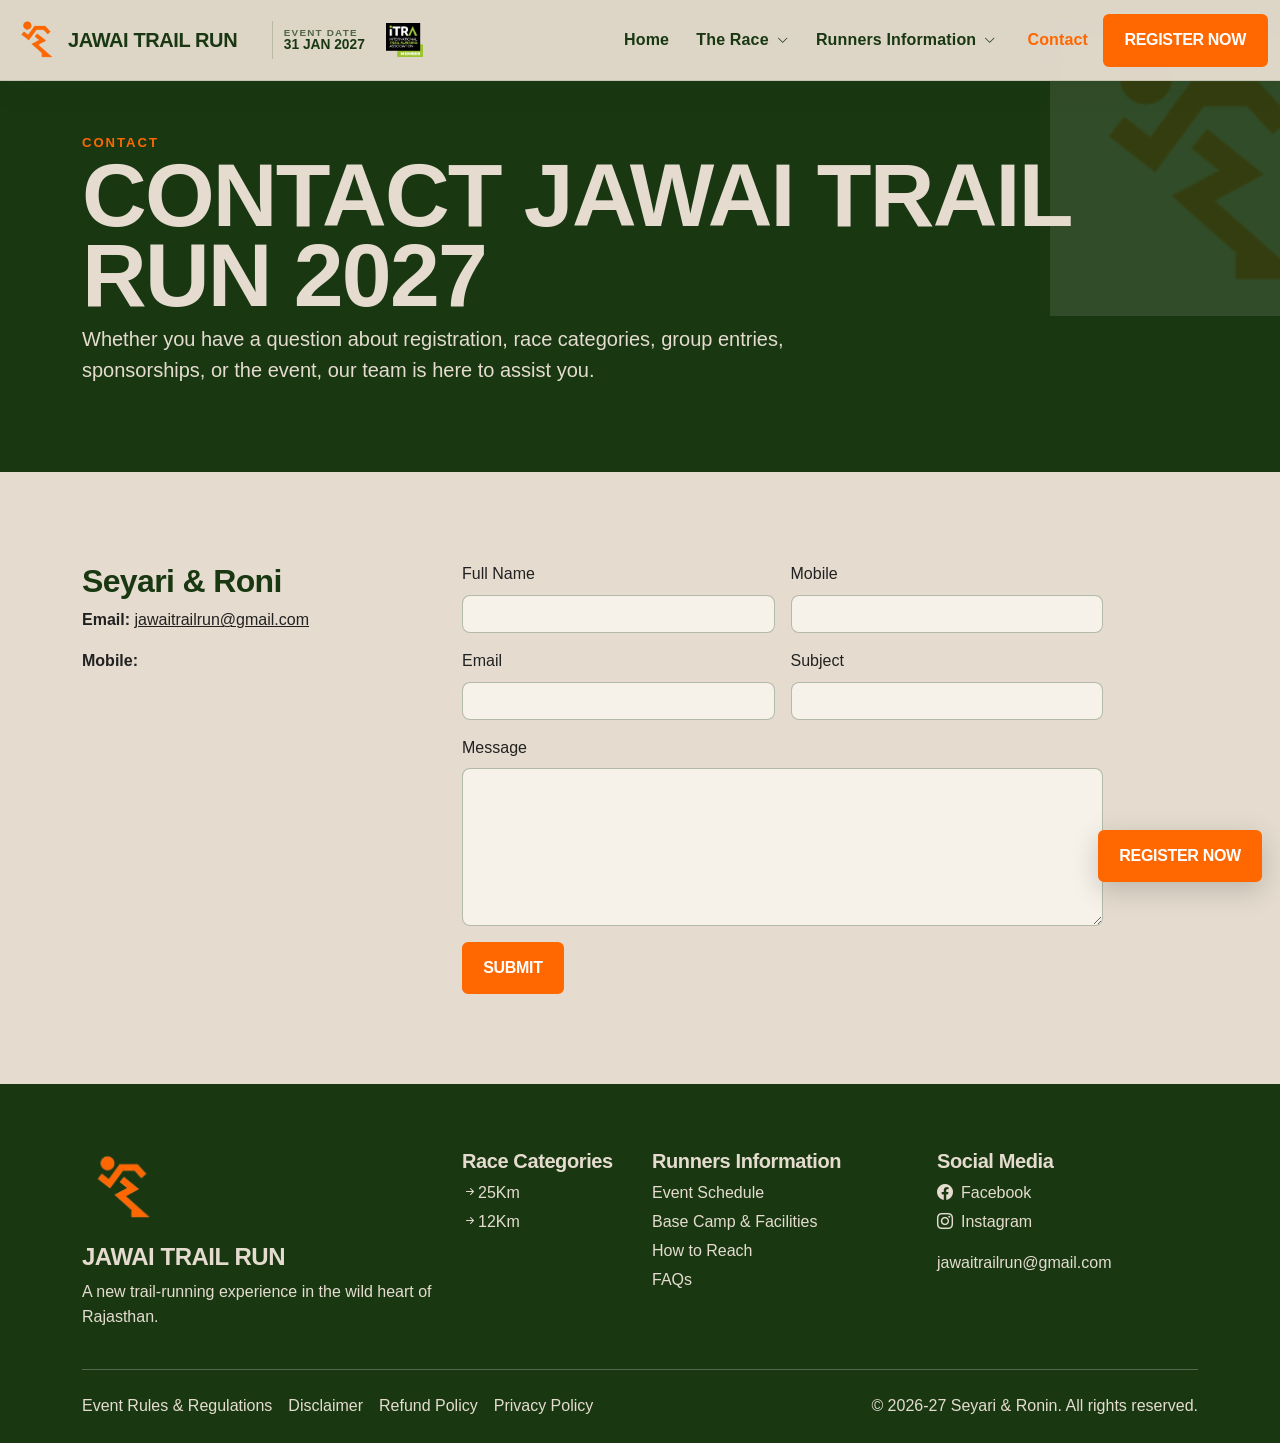
<file: contact.html>
<!doctype html>
<html lang="en">
<head>
  <base href="index.html">
  <meta charset="utf-8">
  <meta name="viewport" content="width=device-width,initial-scale=1">
  <title>Contact Jawai Trail Run 2027 | Registration & Event Support</title>
  <meta name="description" content="Contact the Jawai Trail Run 2027 team for registration assistance, race information, partnerships, sponsorships and general enquiries about the 25 KM and 12 KM trail runs.">
  <meta name="keywords" content="Jawai Trail Run India, Trail Run India, Trail Running India, Trail Race India, Running Events in India, Trail Running Event India, Adventure Run India, Trail Running Event 2027, Jawai Running Event, Jawai Trail Race, Trail Run in Jawai, Jawai Run 2027">
  <meta name="robots" content="index,follow">
  <meta property="og:title" content="Contact Jawai Trail Run 2027 | Registration & Event Support">
  <meta property="og:description" content="Contact the Jawai Trail Run 2027 team for registration assistance, race information, partnerships, sponsorships and general enquiries about the 25 KM and 12 KM trail runs.">
  <meta property="og:type" content="website">
  <meta name="theme-color" content="#193812">
  
  
  <!-- Add your Meta Pixel code here. -->
  <link href="https://cdn.jsdelivr.net/npm/bootstrap@5.3.3/dist/css/bootstrap.min.css" rel="stylesheet">
  <link rel="stylesheet" href="https://cdn.jsdelivr.net/npm/bootstrap-icons@1.11.3/font/bootstrap-icons.min.css">
  <link rel="stylesheet" href="https://fonts.cdnfonts.com/css/proxima-nova-2">
  <link rel="stylesheet" href="style.css">
<meta name="google-site-verification" content="cSnUa04jgXajUQNzDkcYQTODrQyNFjGocD2u6QUvFH0"/>
<!-- Google tag (gtag.js) -->
<script async src="https://www.googletagmanager.com/gtag/js?id=G-C2MXZRRQNP"></script>
<script>
  window.dataLayer = window.dataLayer || [];
  function gtag(){dataLayer.push(arguments);}
  gtag('js', new Date());
  gtag('config', 'G-C2MXZRRQNP');
</script>
</head>
<body>
<div id="site-header"></div>
<section class="page-hero"><div class="container"><span class="eyebrow">Contact</span><h1>Contact Jawai Trail Run 2027</h1><p class="lead col-lg-8">Whether you have a question about registration, race categories, group entries, sponsorships, or the event, our team is here to assist you.</p></div></section>
<section class="section-pad"><div class="container"><div class="row g-4">
<div class="col-lg-4"><h2 class="fw-bold fw-bold text-forest">Seyari &amp; Roni</h2><p><strong>Email:</strong> <a href="mailto:jawaitrailrun@gmail.com">jawaitrailrun@gmail.com</a></p><p><strong>Mobile:</strong></p></div>
<div class="col-lg-7"><form action="mailto:jawaitrailrun@gmail.com" method="post" enctype="text/plain">
<div class="row g-3"><div class="col-md-6"><label class="form-label">Full Name</label><input class="form-control" name="Full Name" required></div><div class="col-md-6"><label class="form-label">Mobile</label><input class="form-control" name="Mobile"></div><div class="col-md-6"><label class="form-label">Email</label><input type="email" class="form-control" name="Email" required></div><div class="col-md-6"><label class="form-label">Subject</label><input class="form-control" name="Subject"></div><div class="col-12"><label class="form-label">Message</label><textarea class="form-control" rows="6" name="Message"></textarea></div><div class="col-12"><button class="btn btn-jtr" type="submit">Submit</button></div></div>
</form></div></div></div></section>
<a href="register.html" class="btn btn-jtr sticky-register d-none d-md-inline-block">Register Now</a>
<div id="site-footer"></div>
<script src="https://cdn.jsdelivr.net/npm/bootstrap@5.3.3/dist/js/bootstrap.bundle.min.js"></script>
<script src="common.js"></script>
<script src="script.js"></script>
</body>
</html>
</file>
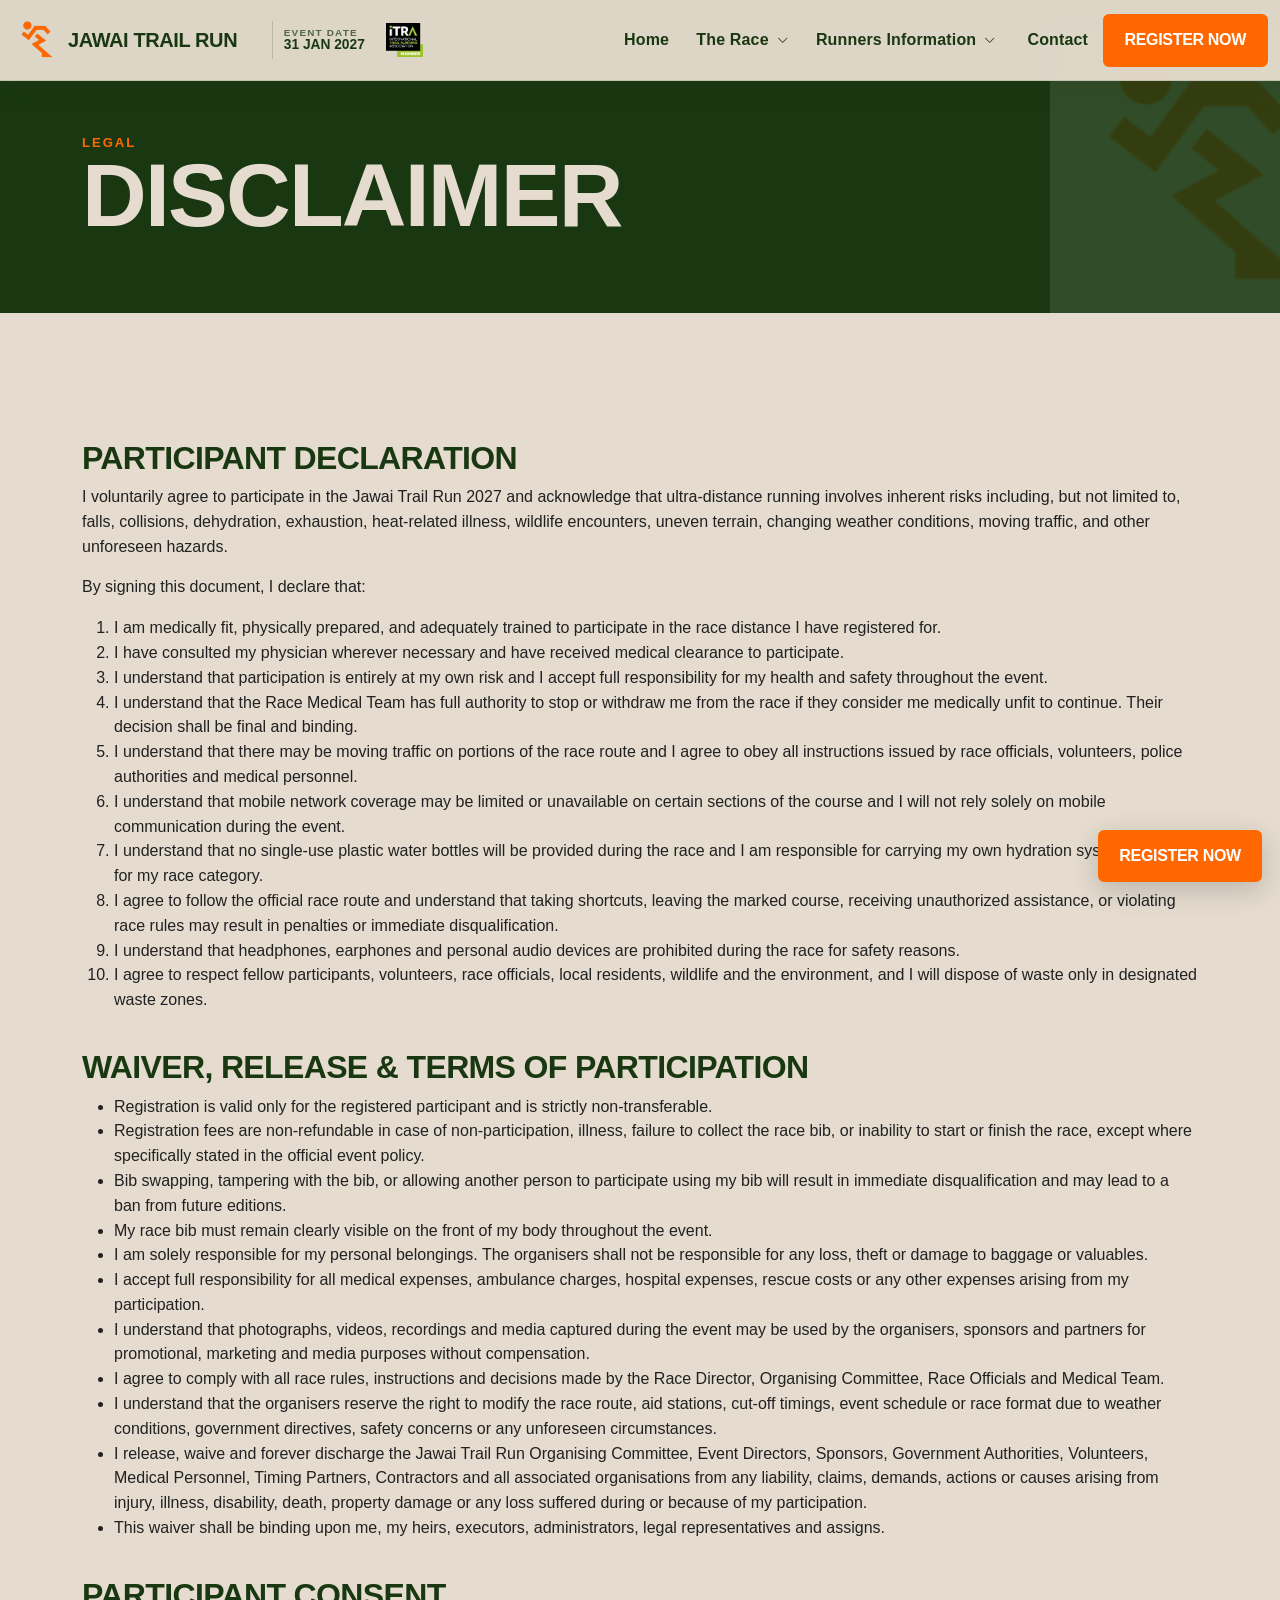
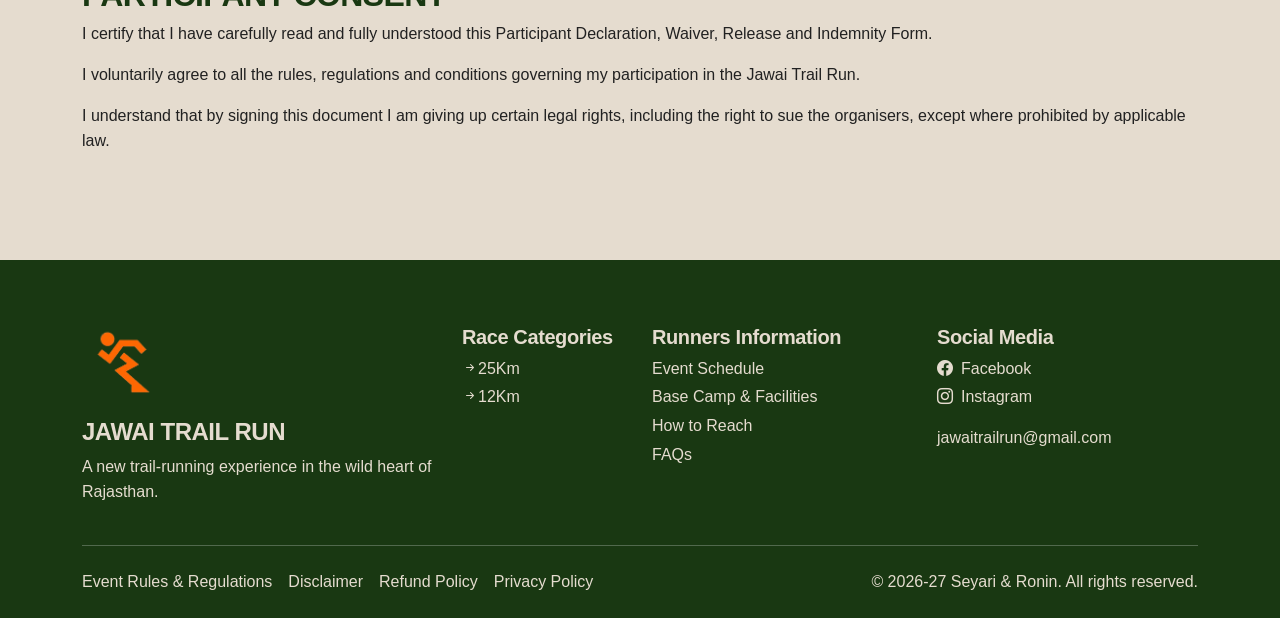
<file: disclaimer.html>
<!doctype html>
<html lang="en">
<head>
  <base href="index.html">
  <meta charset="utf-8">
  <meta name="viewport" content="width=device-width,initial-scale=1">
  <title>Disclaimer | Jawai Trail Run 2027 | Official Event Information</title>
  <meta name="description" content="Read the official disclaimer for Jawai Trail Run 2027, covering event information, routes, schedules, facilities, safety, weather conditions, third-party services and organizer responsibilities.">
  <meta name="keywords" content="Jawai Trail Run India, Trail Run India, Trail Running India, Trail Race India, Running Events in India, Trail Running Event India, Adventure Run India, Trail Running Event 2027, Jawai Running Event, Jawai Trail Race, Trail Run in Jawai, Jawai Run 2027">
  <meta name="robots" content="index,follow">
  <meta property="og:title" content="Disclaimer | Jawai Trail Run 2027 | Official Event Information">
  <meta property="og:description" content="Read the official disclaimer for Jawai Trail Run 2027, covering event information, routes, schedules, facilities, safety, weather conditions, third-party services and organizer responsibilities.">
  <meta property="og:type" content="website">
  <meta name="theme-color" content="#193812">
  
  
  <!-- Add your Meta Pixel code here. -->
  <link href="https://cdn.jsdelivr.net/npm/bootstrap@5.3.3/dist/css/bootstrap.min.css" rel="stylesheet">
  <link rel="stylesheet" href="https://cdn.jsdelivr.net/npm/bootstrap-icons@1.11.3/font/bootstrap-icons.min.css">
  <link rel="stylesheet" href="https://fonts.cdnfonts.com/css/proxima-nova-2">
  <link rel="stylesheet" href="style.css">
<meta name="google-site-verification" content="cSnUa04jgXajUQNzDkcYQTODrQyNFjGocD2u6QUvFH0"/>
<!-- Google tag (gtag.js) -->
<script async src="https://www.googletagmanager.com/gtag/js?id=G-C2MXZRRQNP"></script>
<script>
  window.dataLayer = window.dataLayer || [];
  function gtag(){dataLayer.push(arguments);}
  gtag('js', new Date());
  gtag('config', 'G-C2MXZRRQNP');
</script>
</head>
<body>
<div id="site-header"></div>
<section class="page-hero"><div class="container"><span class="eyebrow">Legal</span><h1>Disclaimer</h1></div></section>
<section class="section-pad"><div class="container legal-copy">
<h2 class="fw-bold fw-bold">PARTICIPANT DECLARATION</h2>
<p>I voluntarily agree to participate in the Jawai Trail Run 2027 and acknowledge that ultra-distance running involves inherent risks including, but not limited to, falls, collisions, dehydration, exhaustion, heat-related illness, wildlife encounters, uneven terrain, changing weather conditions, moving traffic, and other unforeseen hazards.</p>
<p>By signing this document, I declare that:</p>
<ol>
<li>I am medically fit, physically prepared, and adequately trained to participate in the race distance I have registered for.</li>
<li>I have consulted my physician wherever necessary and have received medical clearance to participate.</li>
<li>I understand that participation is entirely at my own risk and I accept full responsibility for my health and safety throughout the event.</li>
<li>I understand that the Race Medical Team has full authority to stop or withdraw me from the race if they consider me medically unfit to continue. Their decision shall be final and binding.</li>
<li>I understand that there may be moving traffic on portions of the race route and I agree to obey all instructions issued by race officials, volunteers, police authorities and medical personnel.</li>
<li>I understand that mobile network coverage may be limited or unavailable on certain sections of the course and I will not rely solely on mobile communication during the event.</li>
<li>I understand that no single-use plastic water bottles will be provided during the race and I am responsible for carrying my own hydration system suitable for my race category.</li>
<li>I agree to follow the official race route and understand that taking shortcuts, leaving the marked course, receiving unauthorized assistance, or violating race rules may result in penalties or immediate disqualification.</li>
<li>I understand that headphones, earphones and personal audio devices are prohibited during the race for safety reasons.</li>
<li>I agree to respect fellow participants, volunteers, race officials, local residents, wildlife and the environment, and I will dispose of waste only in designated waste zones.</li>
</ol>
<h2 class="fw-bold fw-bold">WAIVER, RELEASE &amp; TERMS OF PARTICIPATION</h2>
<ul>
<li>Registration is valid only for the registered participant and is strictly non-transferable.</li>
<li>Registration fees are non-refundable in case of non-participation, illness, failure to collect the race bib, or inability to start or finish the race, except where specifically stated in the official event policy.</li>
<li>Bib swapping, tampering with the bib, or allowing another person to participate using my bib will result in immediate disqualification and may lead to a ban from future editions.</li>
<li>My race bib must remain clearly visible on the front of my body throughout the event.</li>
<li>I am solely responsible for my personal belongings. The organisers shall not be responsible for any loss, theft or damage to baggage or valuables.</li>
<li>I accept full responsibility for all medical expenses, ambulance charges, hospital expenses, rescue costs or any other expenses arising from my participation.</li>
<li>I understand that photographs, videos, recordings and media captured during the event may be used by the organisers, sponsors and partners for promotional, marketing and media purposes without compensation.</li>
<li>I agree to comply with all race rules, instructions and decisions made by the Race Director, Organising Committee, Race Officials and Medical Team.</li>
<li>I understand that the organisers reserve the right to modify the race route, aid stations, cut-off timings, event schedule or race format due to weather conditions, government directives, safety concerns or any unforeseen circumstances.</li>
<li>I release, waive and forever discharge the Jawai Trail Run Organising Committee, Event Directors, Sponsors, Government Authorities, Volunteers, Medical Personnel, Timing Partners, Contractors and all associated organisations from any liability, claims, demands, actions or causes arising from injury, illness, disability, death, property damage or any loss suffered during or because of my participation.</li>
<li>This waiver shall be binding upon me, my heirs, executors, administrators, legal representatives and assigns.</li>
</ul>
<h2 class="fw-bold fw-bold">PARTICIPANT CONSENT</h2>
<p>I certify that I have carefully read and fully understood this Participant Declaration, Waiver, Release and Indemnity Form.</p>
<p>I voluntarily agree to all the rules, regulations and conditions governing my participation in the Jawai Trail Run.</p>
<p>I understand that by signing this document I am giving up certain legal rights, including the right to sue the organisers, except where prohibited by applicable law.</p>
</div></section>
<a href="register.html" class="btn btn-jtr sticky-register d-none d-md-inline-block">Register Now</a>
<div id="site-footer"></div>
<script src="https://cdn.jsdelivr.net/npm/bootstrap@5.3.3/dist/js/bootstrap.bundle.min.js"></script>
<script src="common.js"></script>
<script src="script.js"></script>
</body>
</html>
</file>
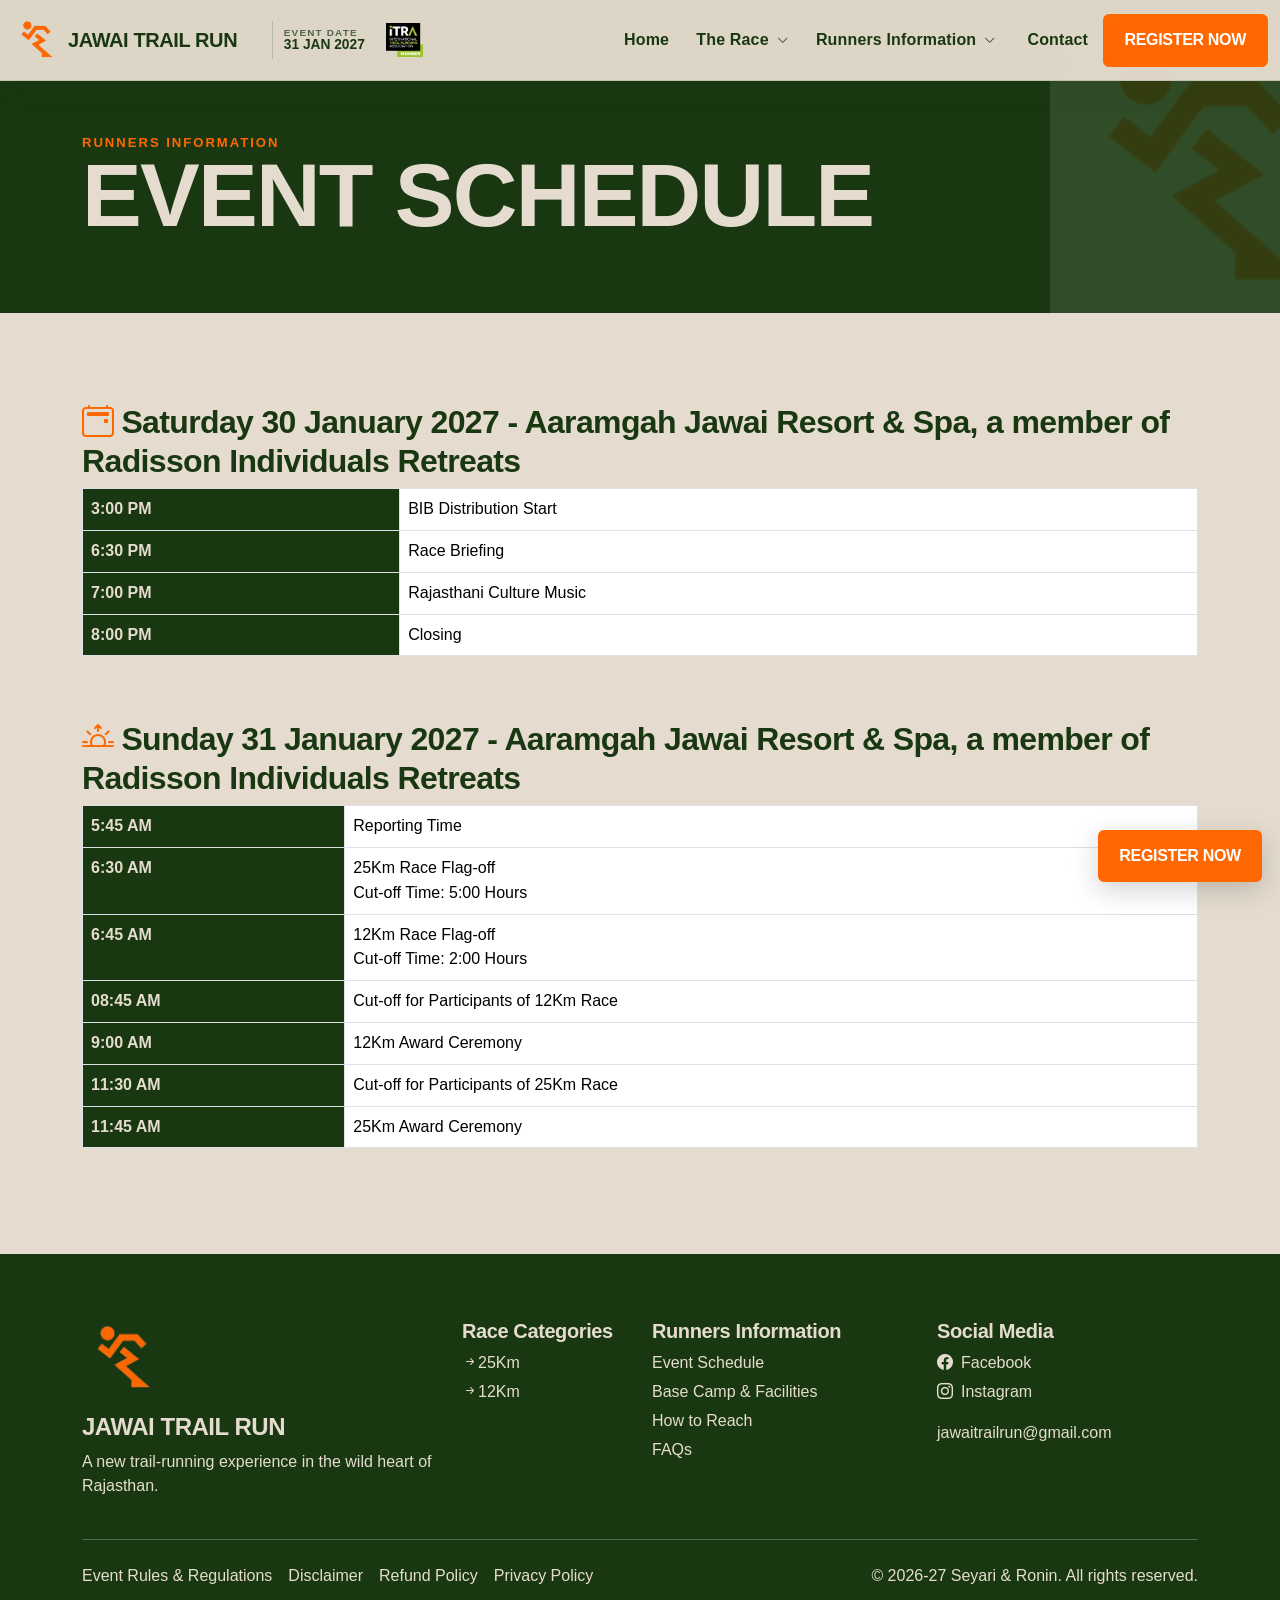
<file: event-schedule.html>
<!doctype html>
<html lang="en">
<head>
  <base href="index.html">
  <meta charset="utf-8">
  <meta name="viewport" content="width=device-width,initial-scale=1">
  <title>Event Schedule | Jawai Trail Run 2027 | 31 January</title>
  <meta name="description" content="View the complete event schedule for Jawai Trail Run 2027 on 31 January, including bib collection, race briefing, reporting time, flag-off and post-race activities.">
  <meta name="keywords" content="Jawai Trail Run India, Trail Run India, Trail Running India, Trail Race India, Running Events in India, Trail Running Event India, Adventure Run India, Trail Running Event 2027, Jawai Running Event, Jawai Trail Race, Trail Run in Jawai, Jawai Run 2027">
  <meta name="robots" content="index,follow">
  <meta property="og:title" content="Event Schedule | Jawai Trail Run 2027 | 31 January">
  <meta property="og:description" content="View the complete event schedule for Jawai Trail Run 2027 on 31 January, including bib collection, race briefing, reporting time, flag-off and post-race activities.">
  <meta property="og:type" content="website">
  <meta name="theme-color" content="#193812">
  
  
  <!-- Add your Meta Pixel code here. -->
  <link href="https://cdn.jsdelivr.net/npm/bootstrap@5.3.3/dist/css/bootstrap.min.css" rel="stylesheet">
  <link rel="stylesheet" href="https://cdn.jsdelivr.net/npm/bootstrap-icons@1.11.3/font/bootstrap-icons.min.css">
  <link rel="stylesheet" href="https://fonts.cdnfonts.com/css/proxima-nova-2">
  <link rel="stylesheet" href="style.css">
<meta name="google-site-verification" content="cSnUa04jgXajUQNzDkcYQTODrQyNFjGocD2u6QUvFH0"/>
<!-- Google tag (gtag.js) -->
<script async src="https://www.googletagmanager.com/gtag/js?id=G-C2MXZRRQNP"></script>
<script>
  window.dataLayer = window.dataLayer || [];
  function gtag(){dataLayer.push(arguments);}
  gtag('js', new Date());
  gtag('config', 'G-C2MXZRRQNP');
</script>
</head>
<body>
<div id="site-header"></div>
<section class="page-hero"><div class="container"><span class="eyebrow">Runners Information</span><h1>Event Schedule</h1></div></section>
<section class="section-pad"><div class="container">
<h2 class="fw-bold fw-bold text-forest"><i class="bi bi-calendar2-event me-2 text-orange"></i>Saturday 30 January 2027 - Aaramgah Jawai Resort &amp; Spa, a member of Radisson Individuals Retreats</h2>
<div class="table-responsive mb-5"><table class="table table-bordered table-jtr"><tbody>
<tr><th>3:00 PM</th><td>BIB Distribution Start</td></tr><tr><th>6:30 PM</th><td>Race Briefing</td></tr><tr><th>7:00 PM</th><td>Rajasthani Culture Music</td></tr><tr><th>8:00 PM</th><td>Closing</td></tr>
</tbody></table></div>
<h2 class="fw-bold fw-bold text-forest"><i class="bi bi-sunrise me-2 text-orange"></i>Sunday 31 January 2027 - Aaramgah Jawai Resort &amp; Spa, a member of Radisson Individuals Retreats</h2>
<div class="table-responsive"><table class="table table-bordered table-jtr"><tbody>
<tr><th>5:45 AM</th><td>Reporting Time</td></tr><tr><th>6:30 AM</th><td>25Km Race Flag-off<br>Cut-off Time: 5:00 Hours</td></tr><tr><th>6:45 AM</th><td>12Km Race Flag-off<br>Cut-off Time: 2:00 Hours</td></tr><tr><th>08:45 AM</th><td>Cut-off for Participants of 12Km Race</td></tr><tr><th>9:00 AM</th><td>12Km Award Ceremony</td></tr><tr><th>11:30 AM</th><td>Cut-off for Participants of 25Km Race</td></tr><tr><th>11:45 AM</th><td>25Km Award Ceremony</td></tr>
</tbody></table></div>
</div></section>
<a href="register.html" class="btn btn-jtr sticky-register d-none d-md-inline-block">Register Now</a>
<div id="site-footer"></div>
<script src="https://cdn.jsdelivr.net/npm/bootstrap@5.3.3/dist/js/bootstrap.bundle.min.js"></script>
<script src="common.js"></script>
<script src="script.js"></script>
</body>
</html>
</file>
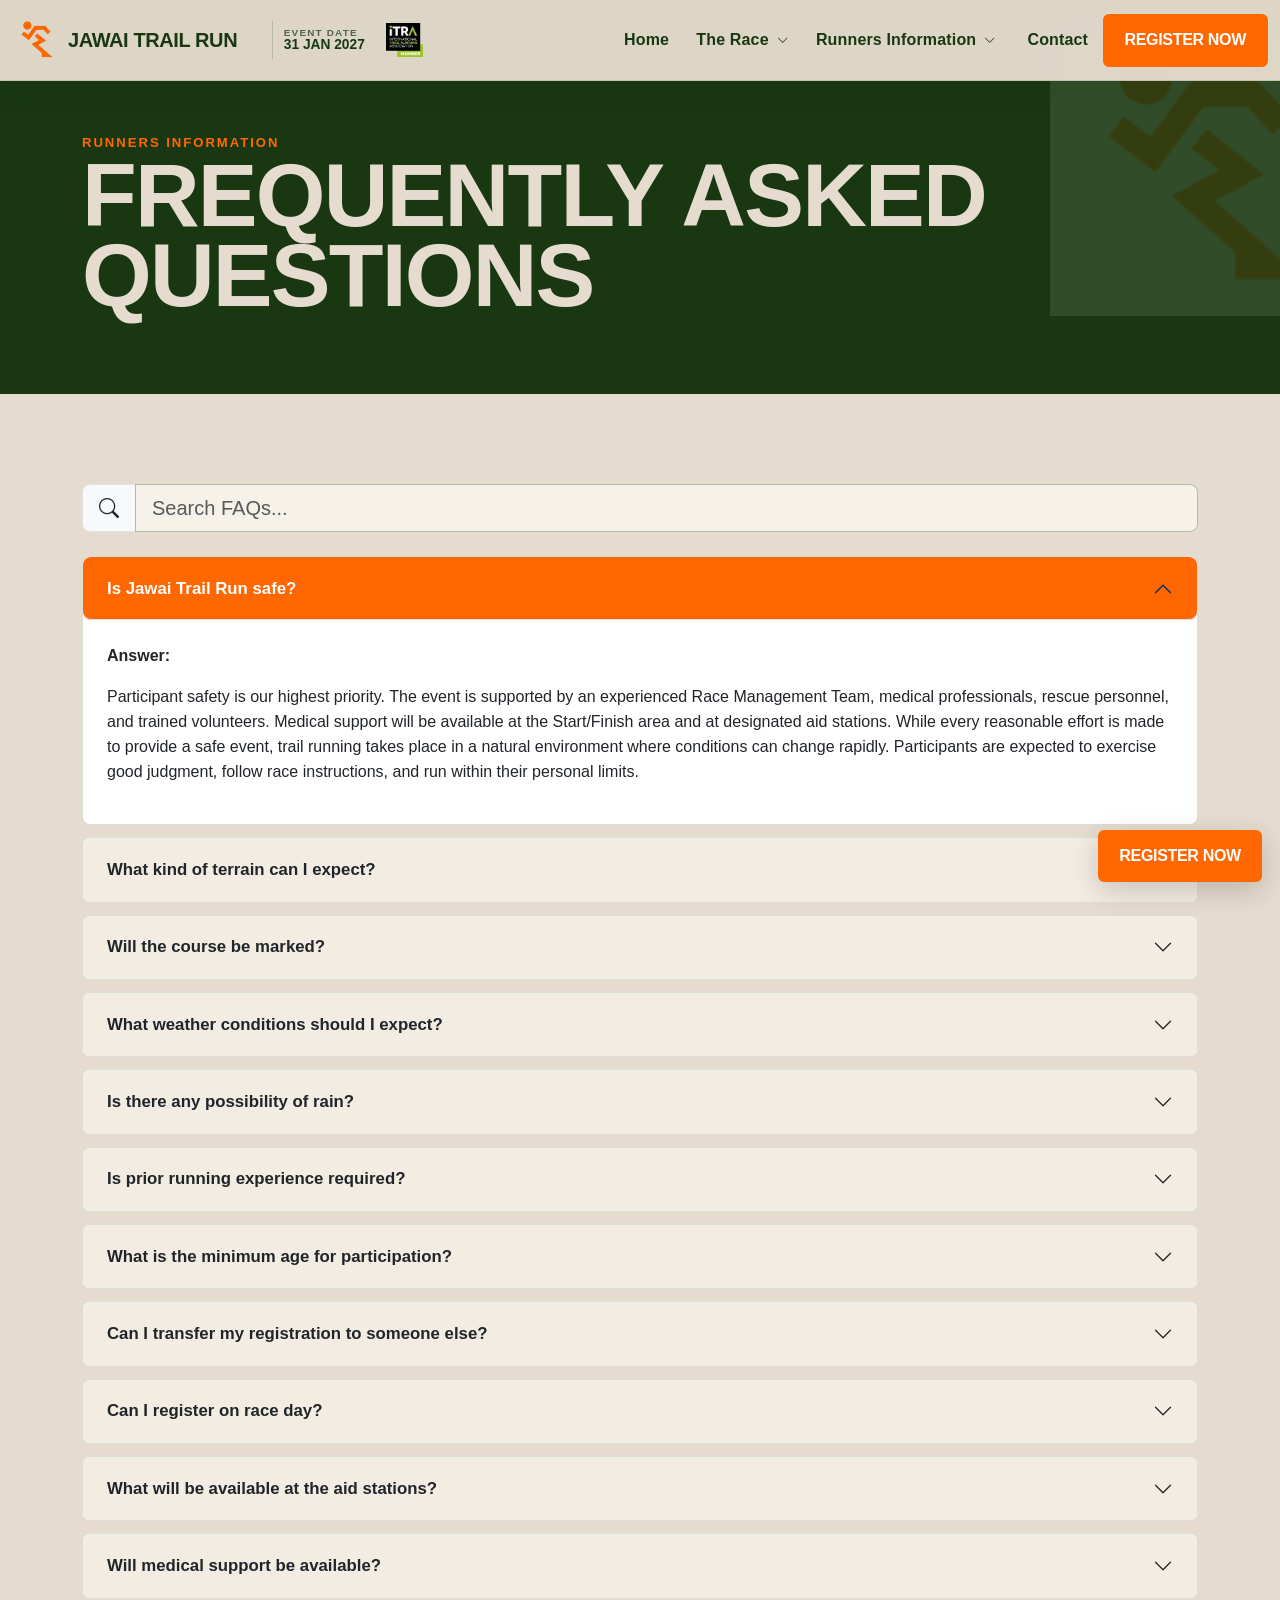
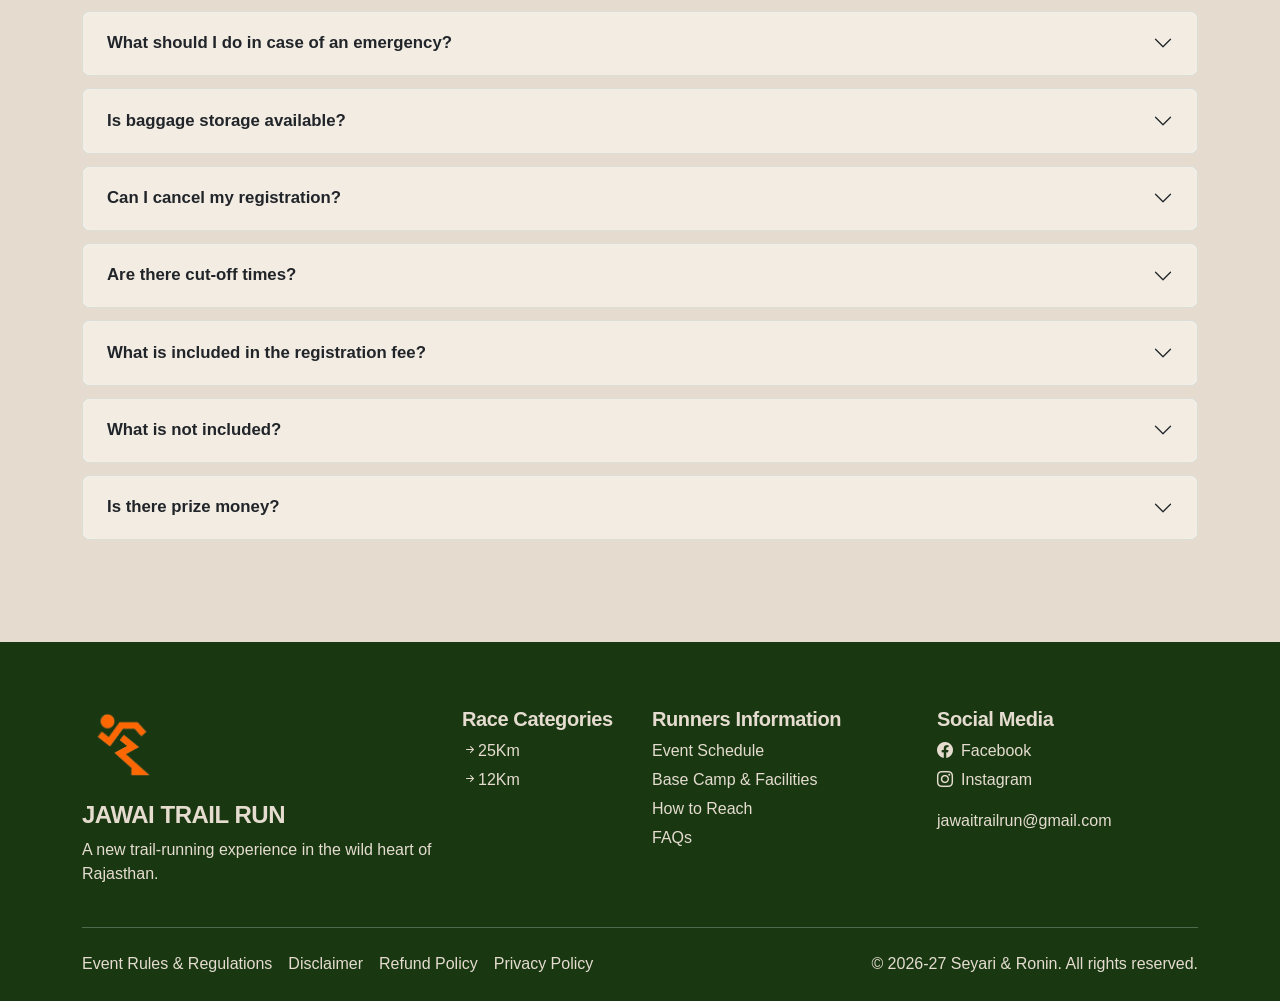
<file: faqs.html>
<!doctype html>
<html lang="en">
<head>
  <base href="index.html">
  <meta charset="utf-8">
  <meta name="viewport" content="width=device-width,initial-scale=1">
  <title>Jawai Trail Run 2027 FAQs | Race & Registration Information</title>
  <meta name="description" content="Find answers to frequently asked questions about Jawai Trail Run 2027, including race categories, date, location, registration, facilities, safety, travel and participant requirements.">
  <meta name="keywords" content="Jawai Trail Run India, Trail Run India, Trail Running India, Trail Race India, Running Events in India, Trail Running Event India, Adventure Run India, Trail Running Event 2027, Jawai Running Event, Jawai Trail Race, Trail Run in Jawai, Jawai Run 2027">
  <meta name="robots" content="index,follow">
  <meta property="og:title" content="Jawai Trail Run 2027 FAQs | Race & Registration Information">
  <meta property="og:description" content="Find answers to frequently asked questions about Jawai Trail Run 2027, including race categories, date, location, registration, facilities, safety, travel and participant requirements.">
  <meta property="og:type" content="website">
  <meta name="theme-color" content="#193812">
  
  
  <!-- Add your Meta Pixel code here. -->
  <link href="https://cdn.jsdelivr.net/npm/bootstrap@5.3.3/dist/css/bootstrap.min.css" rel="stylesheet">
  <link rel="stylesheet" href="https://cdn.jsdelivr.net/npm/bootstrap-icons@1.11.3/font/bootstrap-icons.min.css">
  <link rel="stylesheet" href="https://fonts.cdnfonts.com/css/proxima-nova-2">
  <link rel="stylesheet" href="style.css">
<meta name="google-site-verification" content="cSnUa04jgXajUQNzDkcYQTODrQyNFjGocD2u6QUvFH0"/>
<!-- Google tag (gtag.js) -->
<script async src="https://www.googletagmanager.com/gtag/js?id=G-C2MXZRRQNP"></script>
<script>
  window.dataLayer = window.dataLayer || [];
  function gtag(){dataLayer.push(arguments);}
  gtag('js', new Date());
  gtag('config', 'G-C2MXZRRQNP');
</script>
</head>
<body>
<div id="site-header"></div>
<section class="page-hero"><div class="container"><span class="eyebrow">Runners Information</span><h1>Frequently Asked Questions</h1></div></section>
<section class="section-pad">
  <div class="container">
    <div class="faq-search-wrap mb-4">
      <label for="faqSearch" class="visually-hidden">Search FAQs</label>
      <div class="input-group input-group-lg">
        <span class="input-group-text"><i class="bi bi-search"></i></span>
        <input type="search" id="faqSearch" class="form-control" placeholder="Search FAQs..." autocomplete="off">
      </div>
      <p id="faqNoResults" class="mt-3 mb-0 d-none">No FAQs found.</p>
    </div>
    <div class="accordion faq-accordion" id="faqAccordion">
      
    <div class="accordion-item faq-item">
      <h2 class="accordion-header fw-bold">
        <button class="accordion-button " type="button" data-bs-toggle="collapse" data-bs-target="#faq0" aria-expanded="true" aria-controls="faq0">
          Is Jawai Trail Run safe?
        </button>
      </h2>
      <div id="faq0" class="accordion-collapse collapse show" data-bs-parent="#faqAccordion">
        <div class="accordion-body"><p><strong>Answer:</strong></p><p>Participant safety is our highest priority. The event is supported by an experienced Race Management Team, medical professionals, rescue personnel, and trained volunteers. Medical support will be available at the Start/Finish area and at designated aid stations. While every reasonable effort is made to provide a safe event, trail running takes place in a natural environment where conditions can change rapidly. Participants are expected to exercise good judgment, follow race instructions, and run within their personal limits.</p>
</div>
      </div>
    </div>
    <div class="accordion-item faq-item">
      <h2 class="accordion-header fw-bold">
        <button class="accordion-button collapsed" type="button" data-bs-toggle="collapse" data-bs-target="#faq1" aria-expanded="false" aria-controls="faq1">
          What kind of terrain can I expect?
        </button>
      </h2>
      <div id="faq1" class="accordion-collapse collapse " data-bs-parent="#faqAccordion">
        <div class="accordion-body"><p><strong>Answer:</strong></p><p>Jawai Trail Run is a true trail running experience. The course consists primarily of natural trails, rocky granite paths, dirt tracks, village roads, dry riverbeds, and uneven terrain. Some sections may include jeep tracks or short stretches of paved roads used to connect trail sections. Expect loose rocks, technical climbs, descents, and uneven surfaces throughout the course.</p>
</div>
      </div>
    </div>
    <div class="accordion-item faq-item">
      <h2 class="accordion-header fw-bold">
        <button class="accordion-button collapsed" type="button" data-bs-toggle="collapse" data-bs-target="#faq2" aria-expanded="false" aria-controls="faq2">
          Will the course be marked?
        </button>
      </h2>
      <div id="faq2" class="accordion-collapse collapse " data-bs-parent="#faqAccordion">
        <div class="accordion-body"><p><strong>Answer:</strong></p><p>Yes. The entire course will be clearly marked using directional arrows, ribbons, signboards, flags, reflective markers (where required), and race marshals at important junctions. However, participants must remain attentive at all times and follow the official course markings. Taking shortcuts or leaving the marked route may result in disqualification.</p>
</div>
      </div>
    </div>
    <div class="accordion-item faq-item">
      <h2 class="accordion-header fw-bold">
        <button class="accordion-button collapsed" type="button" data-bs-toggle="collapse" data-bs-target="#faq3" aria-expanded="false" aria-controls="faq3">
          What weather conditions should I expect?
        </button>
      </h2>
      <div id="faq3" class="accordion-collapse collapse " data-bs-parent="#faqAccordion">
        <div class="accordion-body"><p><strong>Answer:</strong></p><p>Late January in Jawai generally offers pleasant running conditions. Early morning temperatures typically range between <strong>10°C and 18°C</strong>, gradually increasing to around <strong>22°C to 28°C</strong> during the day. Participants should be prepared for cool mornings and warm afternoons.</p>
</div>
      </div>
    </div>
    <div class="accordion-item faq-item">
      <h2 class="accordion-header fw-bold">
        <button class="accordion-button collapsed" type="button" data-bs-toggle="collapse" data-bs-target="#faq4" aria-expanded="false" aria-controls="faq4">
          Is there any possibility of rain?
        </button>
      </h2>
      <div id="faq4" class="accordion-collapse collapse " data-bs-parent="#faqAccordion">
        <div class="accordion-body"><p><strong>Answer:</strong></p><p>Rainfall during January is uncommon in Jawai; however, weather is unpredictable and light showers are always possible. Participants should be prepared for changing weather conditions.</p>
</div>
      </div>
    </div>
    <div class="accordion-item faq-item">
      <h2 class="accordion-header fw-bold">
        <button class="accordion-button collapsed" type="button" data-bs-toggle="collapse" data-bs-target="#faq5" aria-expanded="false" aria-controls="faq5">
          Is prior running experience required?
        </button>
      </h2>
      <div id="faq5" class="accordion-collapse collapse " data-bs-parent="#faqAccordion">
        <div class="accordion-body"><p><strong>Answer:</strong></p><p>Yes. Since Jawai Trail Run is conducted on natural trails with varying levels of technical difficulty, participants are expected to have previous running experience.
<strong>Minimum recommended experience:</strong></p>
<ul>
<li><strong>12 Km:</strong> Completion of at least one 10 Km race.</li>
<li><strong>25 Km:</strong> Completion of at least one Half Marathon (21.1 Km).</li>
</ul>
<p>The Organizing Committee reserves the right to verify a participant's race history if required.</p>
</div>
      </div>
    </div>
    <div class="accordion-item faq-item">
      <h2 class="accordion-header fw-bold">
        <button class="accordion-button collapsed" type="button" data-bs-toggle="collapse" data-bs-target="#faq6" aria-expanded="false" aria-controls="faq6">
          What is the minimum age for participation?
        </button>
      </h2>
      <div id="faq6" class="accordion-collapse collapse " data-bs-parent="#faqAccordion">
        <div class="accordion-body"><p><strong>Answer:</strong></p><p>Participants must be <strong>18 years or older</strong> for 25Km race and 16 years or older for 12Km race on event day. Requests for younger participants may be considered only in exceptional cases, subject to prior approval by the Organizing Committee and written consent from a parent or legal guardian.</p>
</div>
      </div>
    </div>
    <div class="accordion-item faq-item">
      <h2 class="accordion-header fw-bold">
        <button class="accordion-button collapsed" type="button" data-bs-toggle="collapse" data-bs-target="#faq7" aria-expanded="false" aria-controls="faq7">
          Can I transfer my registration to someone else?
        </button>
      </h2>
      <div id="faq7" class="accordion-collapse collapse " data-bs-parent="#faqAccordion">
        <div class="accordion-body"><p><strong>Answer:</strong></p><p>No. Race entries are <strong>non-transferable</strong>. Bib swapping or allowing another person to participate using your registration is strictly prohibited and may result in disqualification and future suspension from the event.</p>
</div>
      </div>
    </div>
    <div class="accordion-item faq-item">
      <h2 class="accordion-header fw-bold">
        <button class="accordion-button collapsed" type="button" data-bs-toggle="collapse" data-bs-target="#faq8" aria-expanded="false" aria-controls="faq8">
          Can I register on race day?
        </button>
      </h2>
      <div id="faq8" class="accordion-collapse collapse " data-bs-parent="#faqAccordion">
        <div class="accordion-body"><p><strong>Answer:</strong></p><p>No. On-the-spot registrations will <strong>not</strong> be accepted. Registration closes as per the announced schedule or once the participant limit has been reached.</p>
</div>
      </div>
    </div>
    <div class="accordion-item faq-item">
      <h2 class="accordion-header fw-bold">
        <button class="accordion-button collapsed" type="button" data-bs-toggle="collapse" data-bs-target="#faq9" aria-expanded="false" aria-controls="faq9">
          What will be available at the aid stations?
        </button>
      </h2>
      <div id="faq9" class="accordion-collapse collapse " data-bs-parent="#faqAccordion">
        <div class="accordion-body"><p><strong>Answer:</strong></p><p>Aid stations will provide refreshments and basic support, including:</p>
<ul>
<li>Drinking water</li>
<li>Electrolyte drinks</li>
<li>Fresh fruits</li>
<li>Energy snacks</li>
<li>Basic first aid</li>
<li>Medical assistance at designated locations</li>
</ul>
<p>Participants are advised to carry their preferred nutrition, energy gels, or snacks, especially for the longer race categories.</p>
</div>
      </div>
    </div>
    <div class="accordion-item faq-item">
      <h2 class="accordion-header fw-bold">
        <button class="accordion-button collapsed" type="button" data-bs-toggle="collapse" data-bs-target="#faq10" aria-expanded="false" aria-controls="faq10">
          Will medical support be available?
        </button>
      </h2>
      <div id="faq10" class="accordion-collapse collapse " data-bs-parent="#faqAccordion">
        <div class="accordion-body"><p><strong>Answer:</strong></p><p>Yes. Medical teams, ambulances, and trained first responders will be stationed at the Start/Finish area and designated aid stations. Rescue teams will also be available where vehicle access is possible.
As parts of the course pass through remote terrain, response times may vary. Participants are expected to be reasonably self-sufficient and capable of managing minor issues such as blisters, abrasions, cramps, or dehydration until assistance arrives.</p>
</div>
      </div>
    </div>
    <div class="accordion-item faq-item">
      <h2 class="accordion-header fw-bold">
        <button class="accordion-button collapsed" type="button" data-bs-toggle="collapse" data-bs-target="#faq11" aria-expanded="false" aria-controls="faq11">
          What should I do in case of an emergency?
        </button>
      </h2>
      <div id="faq11" class="accordion-collapse collapse " data-bs-parent="#faqAccordion">
        <div class="accordion-body"><p><strong>Answer:</strong></p><p>Emergency contact numbers will be shared with all participants before race day. If you require assistance:</p>
<ul>
<li>Contact Race Control using the emergency number whenever network coverage is available.</li>
<li>If mobile service is unavailable, proceed to the nearest aid station or inform the nearest race marshal or fellow participant.</li>
<li>Never continue running if you believe your health or safety is at risk.</li>
</ul>
</div>
      </div>
    </div>
    <div class="accordion-item faq-item">
      <h2 class="accordion-header fw-bold">
        <button class="accordion-button collapsed" type="button" data-bs-toggle="collapse" data-bs-target="#faq12" aria-expanded="false" aria-controls="faq12">
          Is baggage storage available?
        </button>
      </h2>
      <div id="faq12" class="accordion-collapse collapse " data-bs-parent="#faqAccordion">
        <div class="accordion-body"><p><strong>Answer:</strong></p><p>Yes. A baggage deposit facility will be available at the Start/Finish area.
Participants are advised <strong>not to leave valuables</strong> such as cash, jewellery, mobile phones, passports, or electronic devices in their bags. The Organizing Committee accepts no responsibility for loss or damage to personal belongings.</p>
</div>
      </div>
    </div>
    <div class="accordion-item faq-item">
      <h2 class="accordion-header fw-bold">
        <button class="accordion-button collapsed" type="button" data-bs-toggle="collapse" data-bs-target="#faq13" aria-expanded="false" aria-controls="faq13">
          Can I cancel my registration?
        </button>
      </h2>
      <div id="faq13" class="accordion-collapse collapse " data-bs-parent="#faqAccordion">
        <div class="accordion-body"><p><strong>Answer:</strong></p><p>Registration fees are <strong>non-refundable</strong> and <strong>non-transferable</strong>.</p>
</div>
      </div>
    </div>
    <div class="accordion-item faq-item">
      <h2 class="accordion-header fw-bold">
        <button class="accordion-button collapsed" type="button" data-bs-toggle="collapse" data-bs-target="#faq14" aria-expanded="false" aria-controls="faq14">
          Are there cut-off times?
        </button>
      </h2>
      <div id="faq14" class="accordion-collapse collapse " data-bs-parent="#faqAccordion">
        <div class="accordion-body"><p><strong>Answer:</strong></p><p>Yes. All participants must complete their race within the official cut-off time.</p>
<ul>
<li><strong>12 Km:</strong> 2 Hours</li>
<li><strong>25 Km:</strong> 5 Hours</li>
</ul>
<p>Participants who fail to reach designated checkpoints within the prescribed cut-off may be withdrawn from the race for safety reasons.</p>
</div>
      </div>
    </div>
    <div class="accordion-item faq-item">
      <h2 class="accordion-header fw-bold">
        <button class="accordion-button collapsed" type="button" data-bs-toggle="collapse" data-bs-target="#faq15" aria-expanded="false" aria-controls="faq15">
          What is included in the registration fee?
        </button>
      </h2>
      <div id="faq15" class="accordion-collapse collapse " data-bs-parent="#faqAccordion">
        <div class="accordion-body"><p><strong>Answer:</strong></p><ul>
<li>Official Race Bib</li>
<li>Event T-shirt</li>
<li>Finisher Medal (for official finishers)</li>
<li>Digital Finisher Certificate</li>
<li>Hydration and refreshments at aid stations</li>
<li>Medical and emergency support</li>
<li>Course marking and race timing</li>
</ul>
</div>
      </div>
    </div>
    <div class="accordion-item faq-item">
      <h2 class="accordion-header fw-bold">
        <button class="accordion-button collapsed" type="button" data-bs-toggle="collapse" data-bs-target="#faq16" aria-expanded="false" aria-controls="faq16">
          What is not included?
        </button>
      </h2>
      <div id="faq16" class="accordion-collapse collapse " data-bs-parent="#faqAccordion">
        <div class="accordion-body"><p><strong>Answer:</strong></p><ul>
<li>Accommodation</li>
<li>Travel expenses</li>
<li>Personal equipment</li>
<li>Personal insurance</li>
<li>Meals other than those provided at aid stations</li>
<li>Any personal expenses</li>
</ul>
</div>
      </div>
    </div>
    <div class="accordion-item faq-item">
      <h2 class="accordion-header fw-bold">
        <button class="accordion-button collapsed" type="button" data-bs-toggle="collapse" data-bs-target="#faq17" aria-expanded="false" aria-controls="faq17">
          Is there prize money?
        </button>
      </h2>
      <div id="faq17" class="accordion-collapse collapse " data-bs-parent="#faqAccordion">
        <div class="accordion-body"><p><strong>Answer:</strong></p><p>No. Jawai Trail Run is designed to celebrate endurance, adventure, and the spirit of trail running rather than monetary rewards.
Top finishers in each category may receive <strong>trophies or awards</strong>, and <strong>all official finishers</strong> will receive a <strong>Finisher Medal</strong> and <strong>Digital Finisher Certificate</strong>.</p>
</div>
      </div>
    </div>
    </div>
  </div>
</section>
<a href="register.html" class="btn btn-jtr sticky-register d-none d-md-inline-block">Register Now</a>
<div id="site-footer"></div>
<script src="https://cdn.jsdelivr.net/npm/bootstrap@5.3.3/dist/js/bootstrap.bundle.min.js"></script>
<script src="common.js"></script>
<script src="script.js"></script>
</body>
</html>
</file>
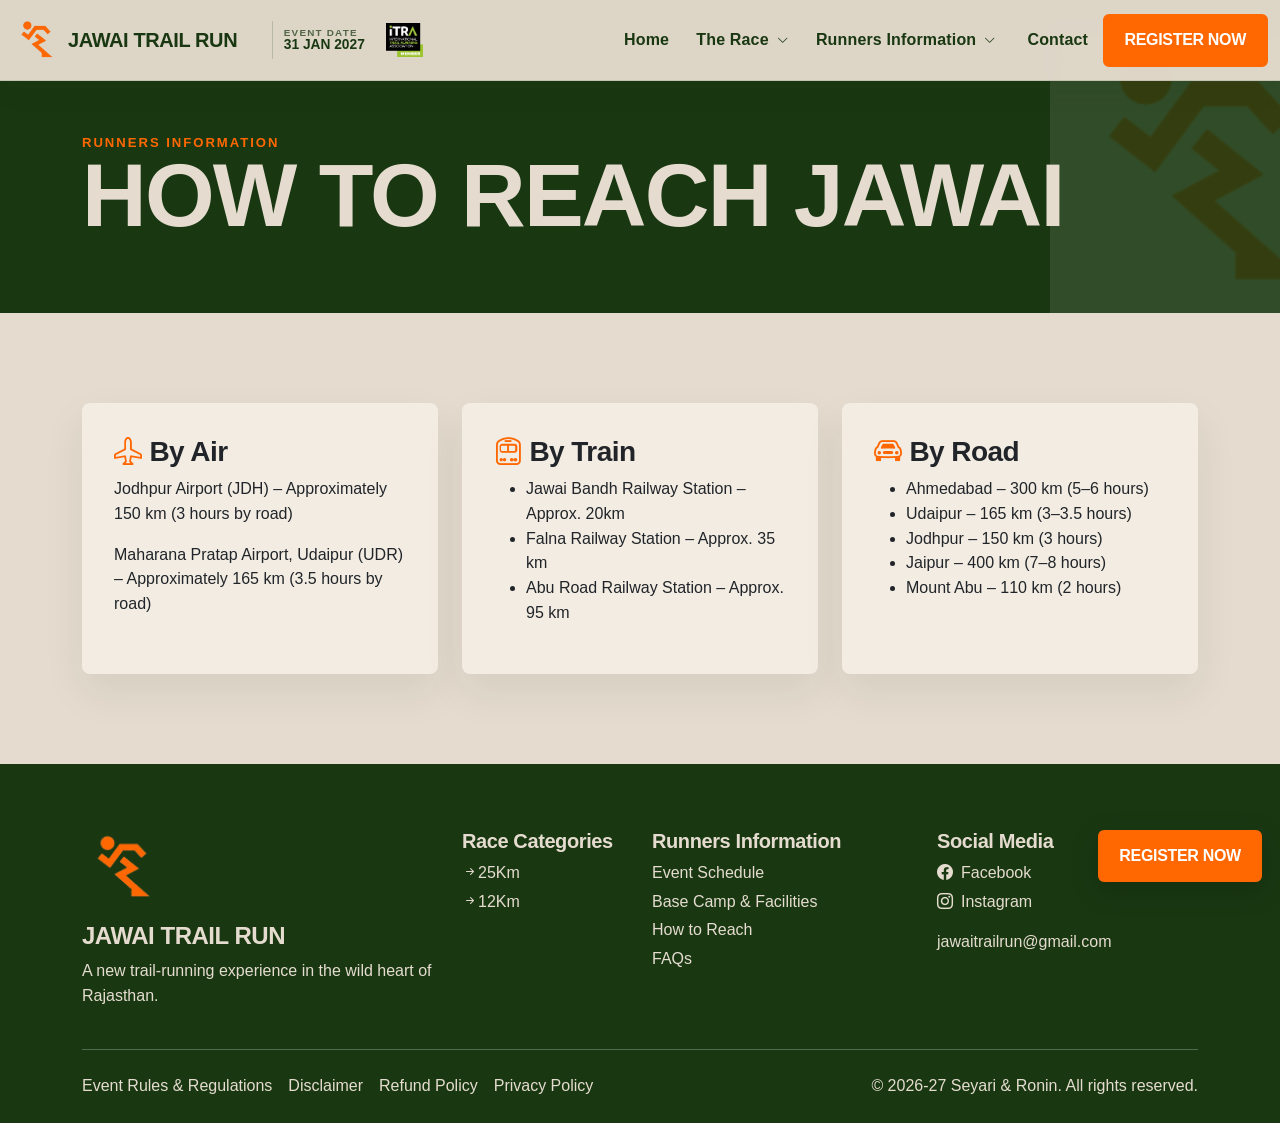
<file: how-to-reach.html>
<!doctype html>
<html lang="en">
<head>
  <base href="index.html">
  <meta charset="utf-8">
  <meta name="viewport" content="width=device-width,initial-scale=1">
  <title>How to Reach Jawai, Rajasthan | Jawai Trail Run 2027</title>
  <meta name="description" content="Planning your trip to Jawai Trail Run 2027? Find out how to reach Jawai, Rajasthan by air, rail and road, with useful travel information for race participants.">
  <meta name="keywords" content="Jawai Trail Run India, Trail Run India, Trail Running India, Trail Race India, Running Events in India, Trail Running Event India, Adventure Run India, Trail Running Event 2027, Jawai Running Event, Jawai Trail Race, Trail Run in Jawai, Jawai Run 2027">
  <meta name="robots" content="index,follow">
  <meta property="og:title" content="How to Reach Jawai, Rajasthan | Jawai Trail Run 2027">
  <meta property="og:description" content="Planning your trip to Jawai Trail Run 2027? Find out how to reach Jawai, Rajasthan by air, rail and road, with useful travel information for race participants.">
  <meta property="og:type" content="website">
  <meta name="theme-color" content="#193812">
  
  
  <!-- Add your Meta Pixel code here. -->
  <link href="https://cdn.jsdelivr.net/npm/bootstrap@5.3.3/dist/css/bootstrap.min.css" rel="stylesheet">
  <link rel="stylesheet" href="https://cdn.jsdelivr.net/npm/bootstrap-icons@1.11.3/font/bootstrap-icons.min.css">
  <link rel="stylesheet" href="https://fonts.cdnfonts.com/css/proxima-nova-2">
  <link rel="stylesheet" href="style.css">
<meta name="google-site-verification" content="cSnUa04jgXajUQNzDkcYQTODrQyNFjGocD2u6QUvFH0"/>
<!-- Google tag (gtag.js) -->
<script async src="https://www.googletagmanager.com/gtag/js?id=G-C2MXZRRQNP"></script>
<script>
  window.dataLayer = window.dataLayer || [];
  function gtag(){dataLayer.push(arguments);}
  gtag('js', new Date());
  gtag('config', 'G-C2MXZRRQNP');
</script>
</head>
<body>
<div id="site-header"></div>
<section class="page-hero"><div class="container"><span class="eyebrow">Runners Information</span><h1>How to Reach Jawai</h1></div></section>
<section class="section-pad"><div class="container"><div class="row g-4">
<div class="col-lg-4"><div class="card card-jtr h-100"><div class="card-body"><h3><i class="bi bi-airplane me-2 text-orange"></i>By Air</h3><p>Jodhpur Airport (JDH) – Approximately 150 km (3 hours by road)</p><p>Maharana Pratap Airport, Udaipur (UDR) – Approximately 165 km (3.5 hours by road)</p></div></div></div>
<div class="col-lg-4"><div class="card card-jtr h-100"><div class="card-body"><h3><i class="bi bi-train-front me-2 text-orange"></i>By Train</h3><ul><li>Jawai Bandh Railway Station – Approx. 20km</li><li>Falna Railway Station – Approx. 35 km</li><li>Abu Road Railway Station – Approx. 95 km</li></ul></div></div></div>
<div class="col-lg-4"><div class="card card-jtr h-100"><div class="card-body"><h3><i class="bi bi-car-front me-2 text-orange"></i>By Road</h3><ul><li>Ahmedabad – 300 km (5–6 hours)</li><li>Udaipur – 165 km (3–3.5 hours)</li><li>Jodhpur – 150 km (3 hours)</li><li>Jaipur – 400 km (7–8 hours)</li><li>Mount Abu – 110 km (2 hours)</li></ul></div></div></div>
</div></div></section>
<a href="register.html" class="btn btn-jtr sticky-register d-none d-md-inline-block">Register Now</a>
<div id="site-footer"></div>
<script src="https://cdn.jsdelivr.net/npm/bootstrap@5.3.3/dist/js/bootstrap.bundle.min.js"></script>
<script src="common.js"></script>
<script src="script.js"></script>
</body>
</html>
</file>
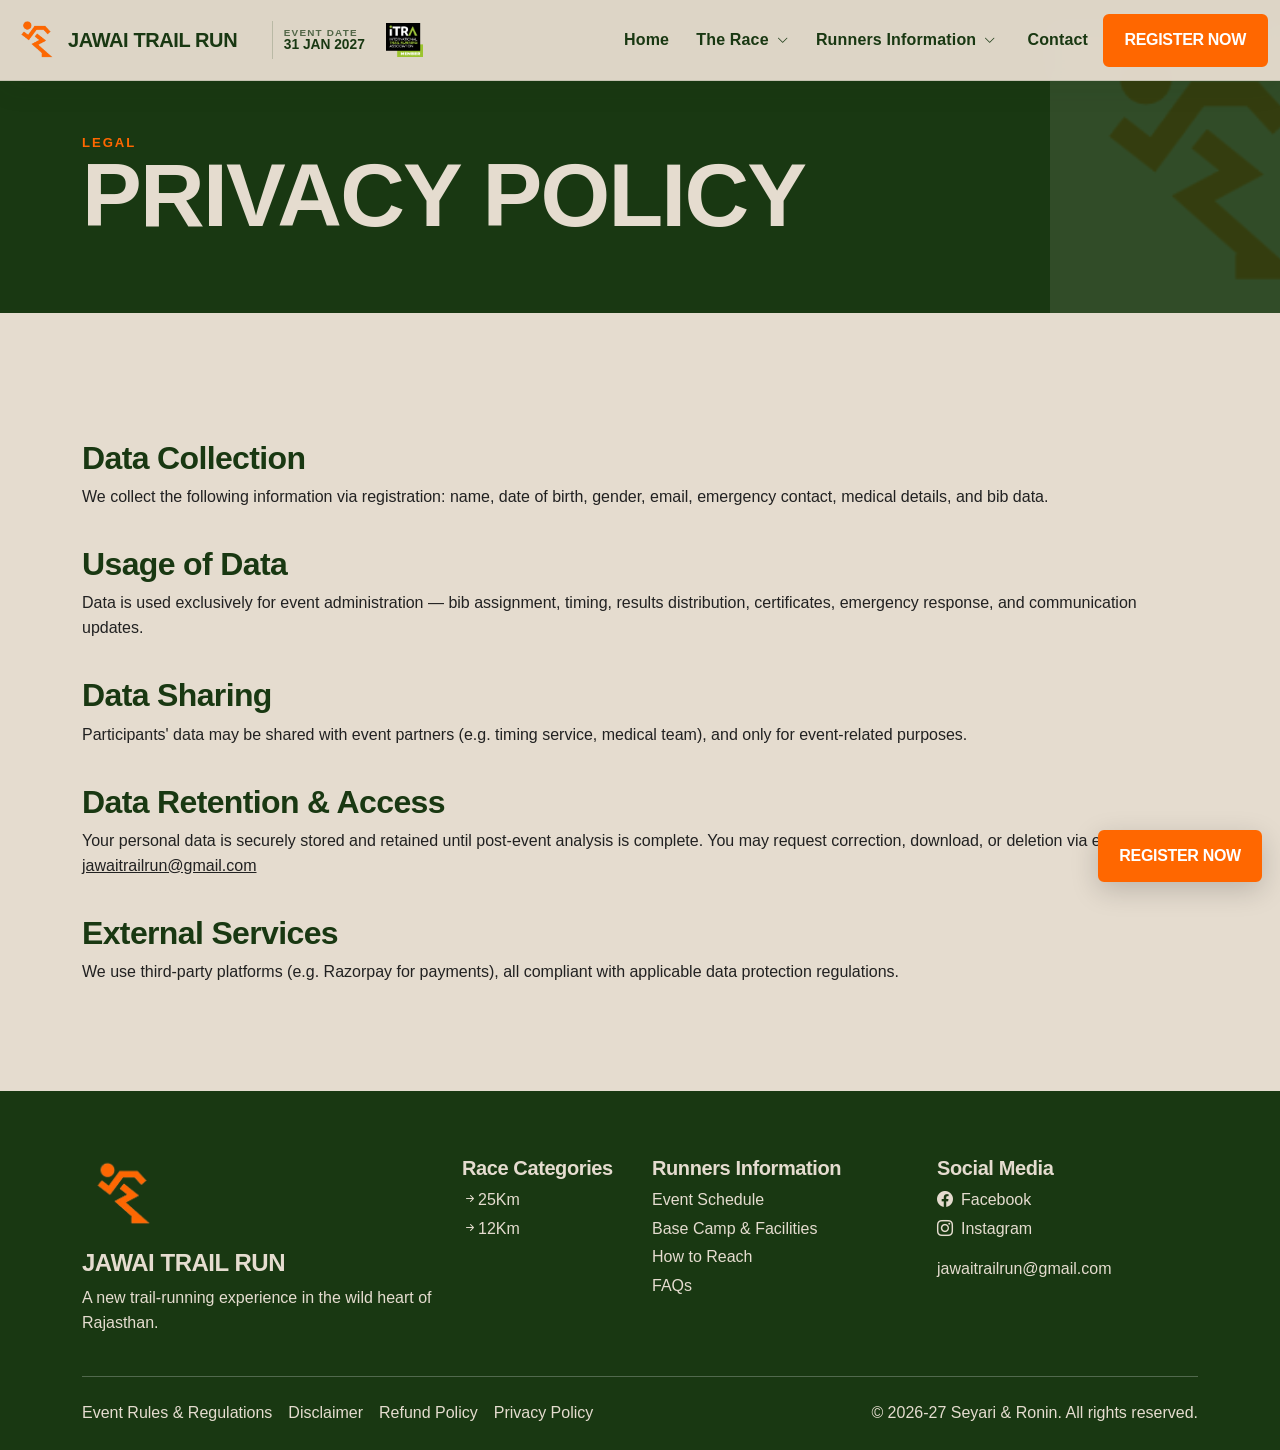
<file: privacy-policy.html>
<!doctype html>
<html lang="en">
<head>
  <base href="index.html">
  <meta charset="utf-8">
  <meta name="viewport" content="width=device-width,initial-scale=1">
  <title>Privacy Policy | Jawai Trail Run 2027 | Participant Data Protection</title>
  <meta name="description" content="Read the Jawai Trail Run 2027 Privacy Policy to understand how participant information is collected, used, stored and protected during registration and event participation.">
  <meta name="keywords" content="Jawai Trail Run India, Trail Run India, Trail Running India, Trail Race India, Running Events in India, Trail Running Event India, Adventure Run India, Trail Running Event 2027, Jawai Running Event, Jawai Trail Race, Trail Run in Jawai, Jawai Run 2027">
  <meta name="robots" content="index,follow">
  <meta property="og:title" content="Privacy Policy | Jawai Trail Run 2027 | Participant Data Protection">
  <meta property="og:description" content="Read the Jawai Trail Run 2027 Privacy Policy to understand how participant information is collected, used, stored and protected during registration and event participation.">
  <meta property="og:type" content="website">
  <meta name="theme-color" content="#193812">
  
  
  <!-- Add your Meta Pixel code here. -->
  <link href="https://cdn.jsdelivr.net/npm/bootstrap@5.3.3/dist/css/bootstrap.min.css" rel="stylesheet">
  <link rel="stylesheet" href="https://cdn.jsdelivr.net/npm/bootstrap-icons@1.11.3/font/bootstrap-icons.min.css">
  <link rel="stylesheet" href="https://fonts.cdnfonts.com/css/proxima-nova-2">
  <link rel="stylesheet" href="style.css">
<meta name="google-site-verification" content="cSnUa04jgXajUQNzDkcYQTODrQyNFjGocD2u6QUvFH0"/>
<!-- Google tag (gtag.js) -->
<script async src="https://www.googletagmanager.com/gtag/js?id=G-C2MXZRRQNP"></script>
<script>
  window.dataLayer = window.dataLayer || [];
  function gtag(){dataLayer.push(arguments);}
  gtag('js', new Date());
  gtag('config', 'G-C2MXZRRQNP');
</script>
</head>
<body>
<div id="site-header"></div>
<section class="page-hero"><div class="container"><span class="eyebrow">Legal</span><h1>Privacy Policy</h1></div></section>
<section class="section-pad"><div class="container legal-copy">
<h2 class="fw-bold fw-bold">Data Collection</h2><p>We collect the following information via registration: name, date of birth, gender, email, emergency contact, medical details, and bib data.</p>
<h2 class="fw-bold fw-bold">Usage of Data</h2><p>Data is used exclusively for event administration — bib assignment, timing, results distribution, certificates, emergency response, and communication updates.</p>
<h2 class="fw-bold fw-bold">Data Sharing</h2><p>Participants' data may be shared with event partners (e.g. timing service, medical team), and only for event-related purposes.</p>
<h2 class="fw-bold fw-bold">Data Retention &amp; Access</h2><p>Your personal data is securely stored and retained until post-event analysis is complete. You may request correction, download, or deletion via email to <a href="mailto:jawaitrailrun@gmail.com">jawaitrailrun@gmail.com</a></p>
<h2 class="fw-bold fw-bold">External Services</h2><p>We use third-party platforms (e.g. Razorpay for payments), all compliant with applicable data protection regulations.</p>
</div></section>
<a href="register.html" class="btn btn-jtr sticky-register d-none d-md-inline-block">Register Now</a>
<div id="site-footer"></div>
<script src="https://cdn.jsdelivr.net/npm/bootstrap@5.3.3/dist/js/bootstrap.bundle.min.js"></script>
<script src="common.js"></script>
<script src="script.js"></script>
</body>
</html>
</file>
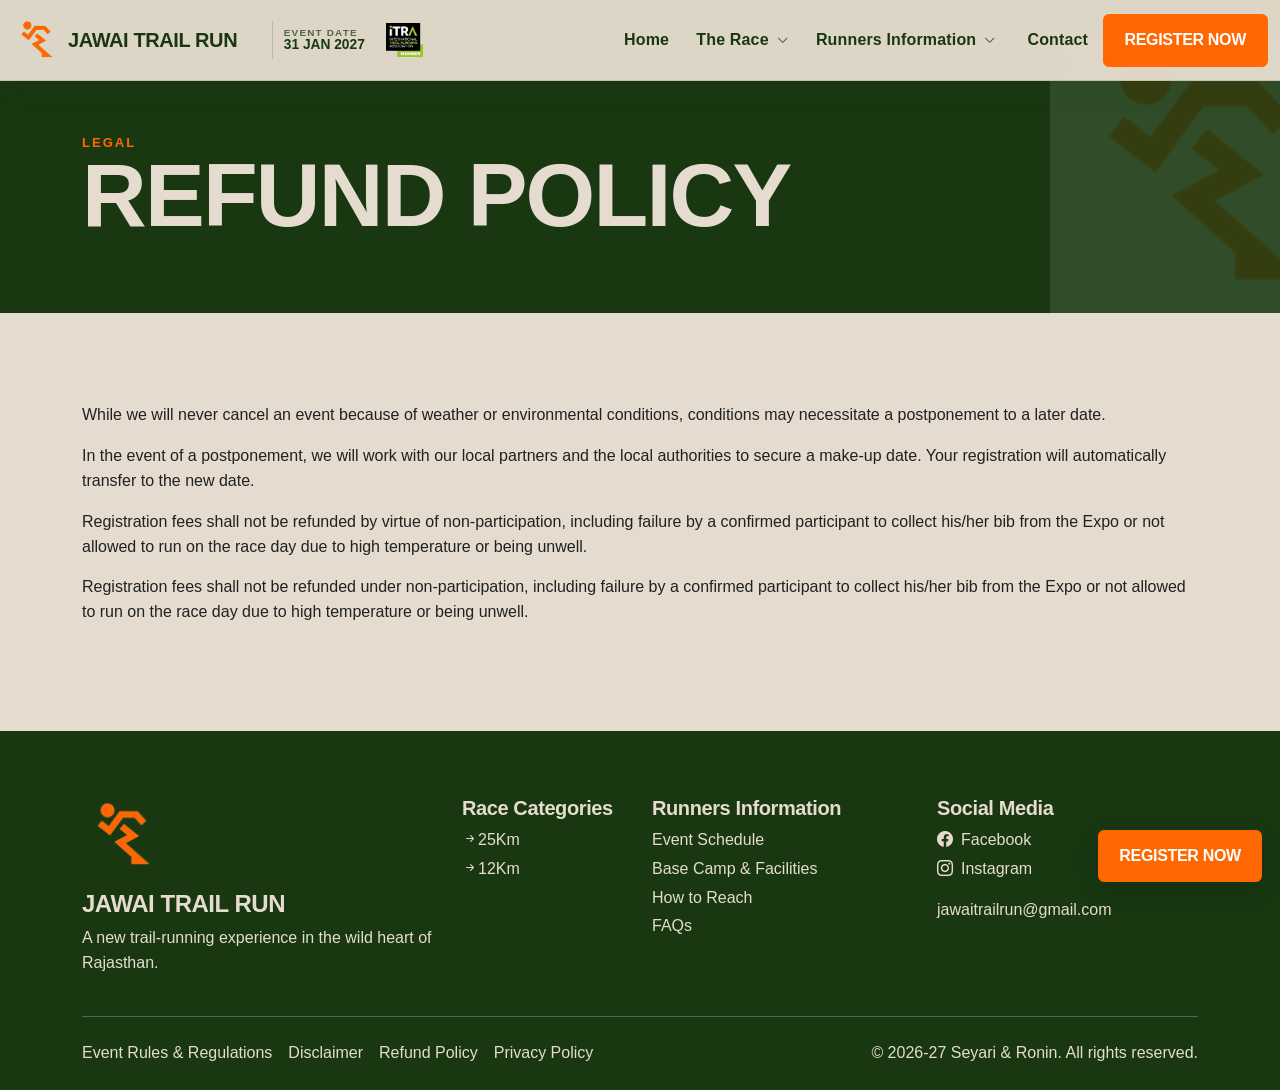
<file: refund-policy.html>
<!doctype html>
<html lang="en">
<head>
  <base href="index.html">
  <meta charset="utf-8">
  <meta name="viewport" content="width=device-width,initial-scale=1">
  <title>Refund Policy | Jawai Trail Run 2027</title>
  <meta name="description" content="Read the Jawai Trail Run 2027 refund and cancellation policy, including registration cancellation, refund eligibility, event postponement, route changes and applicable terms.">
  <meta name="keywords" content="Jawai Trail Run India, Trail Run India, Trail Running India, Trail Race India, Running Events in India, Trail Running Event India, Adventure Run India, Trail Running Event 2027, Jawai Running Event, Jawai Trail Race, Trail Run in Jawai, Jawai Run 2027">
  <meta name="robots" content="index,follow">
  <meta property="og:title" content="Refund Policy | Jawai Trail Run 2027">
  <meta property="og:description" content="Read the Jawai Trail Run 2027 refund and cancellation policy, including registration cancellation, refund eligibility, event postponement, route changes and applicable terms.">
  <meta property="og:type" content="website">
  <meta name="theme-color" content="#193812">
  
  
  <!-- Add your Meta Pixel code here. -->
  <link href="https://cdn.jsdelivr.net/npm/bootstrap@5.3.3/dist/css/bootstrap.min.css" rel="stylesheet">
  <link rel="stylesheet" href="https://cdn.jsdelivr.net/npm/bootstrap-icons@1.11.3/font/bootstrap-icons.min.css">
  <link rel="stylesheet" href="https://fonts.cdnfonts.com/css/proxima-nova-2">
  <link rel="stylesheet" href="style.css">
<meta name="google-site-verification" content="cSnUa04jgXajUQNzDkcYQTODrQyNFjGocD2u6QUvFH0"/>
<!-- Google tag (gtag.js) -->
<script async src="https://www.googletagmanager.com/gtag/js?id=G-C2MXZRRQNP"></script>
<script>
  window.dataLayer = window.dataLayer || [];
  function gtag(){dataLayer.push(arguments);}
  gtag('js', new Date());
  gtag('config', 'G-C2MXZRRQNP');
</script>
</head>
<body>
<div id="site-header"></div>
<section class="page-hero"><div class="container"><span class="eyebrow">Legal</span><h1>Refund Policy</h1></div></section>
<section class="section-pad"><div class="container legal-copy">
<p>While we will never cancel an event because of weather or environmental conditions, conditions may necessitate a postponement to a later date.</p>
<p>In the event of a postponement, we will work with our local partners and the local authorities to secure a make-up date. Your registration will automatically transfer to the new date.</p>
<p>Registration fees shall not be refunded by virtue of non-participation, including failure by a confirmed participant to collect his/her bib from the Expo or not allowed to run on the race day due to high temperature or being unwell.</p>
<p>Registration fees shall not be refunded under non-participation, including failure by a confirmed participant to collect his/her bib from the Expo or not allowed to run on the race day due to high temperature or being unwell.</p>
</div></section>
<a href="register.html" class="btn btn-jtr sticky-register d-none d-md-inline-block">Register Now</a>
<div id="site-footer"></div>
<script src="https://cdn.jsdelivr.net/npm/bootstrap@5.3.3/dist/js/bootstrap.bundle.min.js"></script>
<script src="common.js"></script>
<script src="script.js"></script>
</body>
</html>
</file>
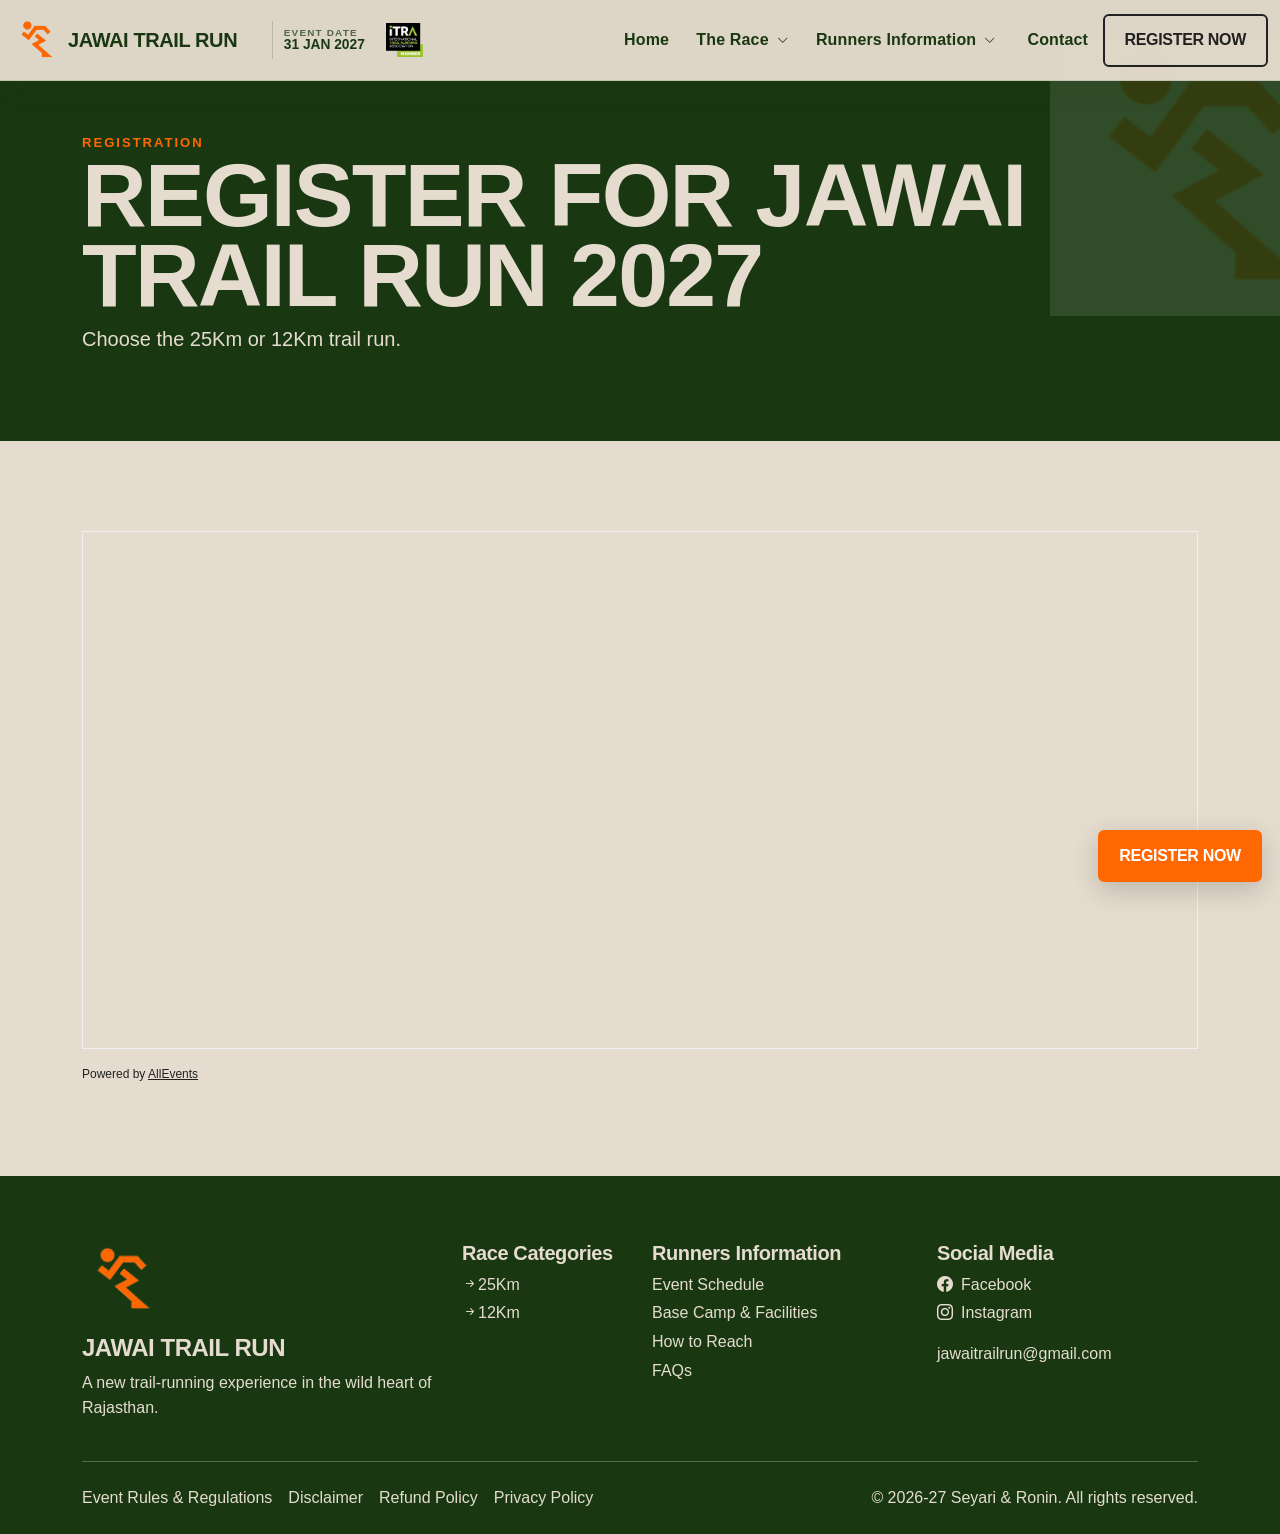
<file: register.html>
<!doctype html>
<html lang="en">
<head>
  <base href="index.html">
  <meta charset="utf-8">
  <meta name="viewport" content="width=device-width,initial-scale=1">
  <title>Register for Jawai Trail Run 2027 | 25 KM & 12 KM</title>
  <meta name="description" content="Register now for Jawai Trail Run 2027 on 31 January. Choose the 25 KM or 12 KM trail run and experience an unforgettable trail-running adventure in Jawai, Rajasthan.">
  <meta name="keywords" content="Jawai Trail Run India, Trail Run India, Trail Running India, Trail Race India, Running Events in India, Trail Running Event India, Adventure Run India, Trail Running Event 2027, Jawai Running Event, Jawai Trail Race, Trail Run in Jawai, Jawai Run 2027">
  <meta name="robots" content="index,follow">
  <meta property="og:title" content="Register for Jawai Trail Run 2027 | 25 KM & 12 KM">
  <meta property="og:description" content="Register now for Jawai Trail Run 2027 on 31 January. Choose the 25 KM or 12 KM trail run and experience an unforgettable trail-running adventure in Jawai, Rajasthan.">
  <meta property="og:type" content="website">
  <meta name="theme-color" content="#193812">
  
  
  <!-- Add your Meta Pixel code here. -->
  <link href="https://cdn.jsdelivr.net/npm/bootstrap@5.3.3/dist/css/bootstrap.min.css" rel="stylesheet">
  <link rel="stylesheet" href="https://cdn.jsdelivr.net/npm/bootstrap-icons@1.11.3/font/bootstrap-icons.min.css">
  <link rel="stylesheet" href="https://fonts.cdnfonts.com/css/proxima-nova-2">
  <link rel="stylesheet" href="style.css">
<meta name="google-site-verification" content="cSnUa04jgXajUQNzDkcYQTODrQyNFjGocD2u6QUvFH0"/>
<!-- Google tag (gtag.js) -->
<script async src="https://www.googletagmanager.com/gtag/js?id=G-C2MXZRRQNP"></script>
<script>
  window.dataLayer = window.dataLayer || [];
  function gtag(){dataLayer.push(arguments);}
  gtag('js', new Date());
  gtag('config', 'G-C2MXZRRQNP');
</script>
</head>
<body>
<div id="site-header"></div>
<section class="page-hero"><div class="container"><span class="eyebrow">Registration</span><h1>Register for Jawai Trail Run 2027</h1><p class="lead col-lg-8">Choose the 25Km or 12Km trail run.</p></div></section>
<section class="section-pad"><div class="container">
<iframe src="https://allevents.in/manage/tickets/book.php?event_id=80003474395469&auto_fill=1&platform=iframe&hide_details=1&aff=u0" style="width:100%;height:518px;border:1px solid #efefef;" title="Jawai Trail Run registration"></iframe>
<span class="consent-text" style="font-size:12px;display:inline-block;margin-top:8px;">Powered by <a target="_blank" rel="noopener" href="https://allevents.in/manage/create.php?utm_source=booking-plugin&utm_campaign=28121978&utm_medium=plugin&utm_content=create">AllEvents</a></span>
</div></section>
<a href="register.html" class="btn btn-jtr sticky-register d-none d-md-inline-block">Register Now</a>
<div id="site-footer"></div>
<script src="https://cdn.jsdelivr.net/npm/bootstrap@5.3.3/dist/js/bootstrap.bundle.min.js"></script>
<script src="common.js"></script>
<script src="script.js"></script>
</body>
</html>
</file>
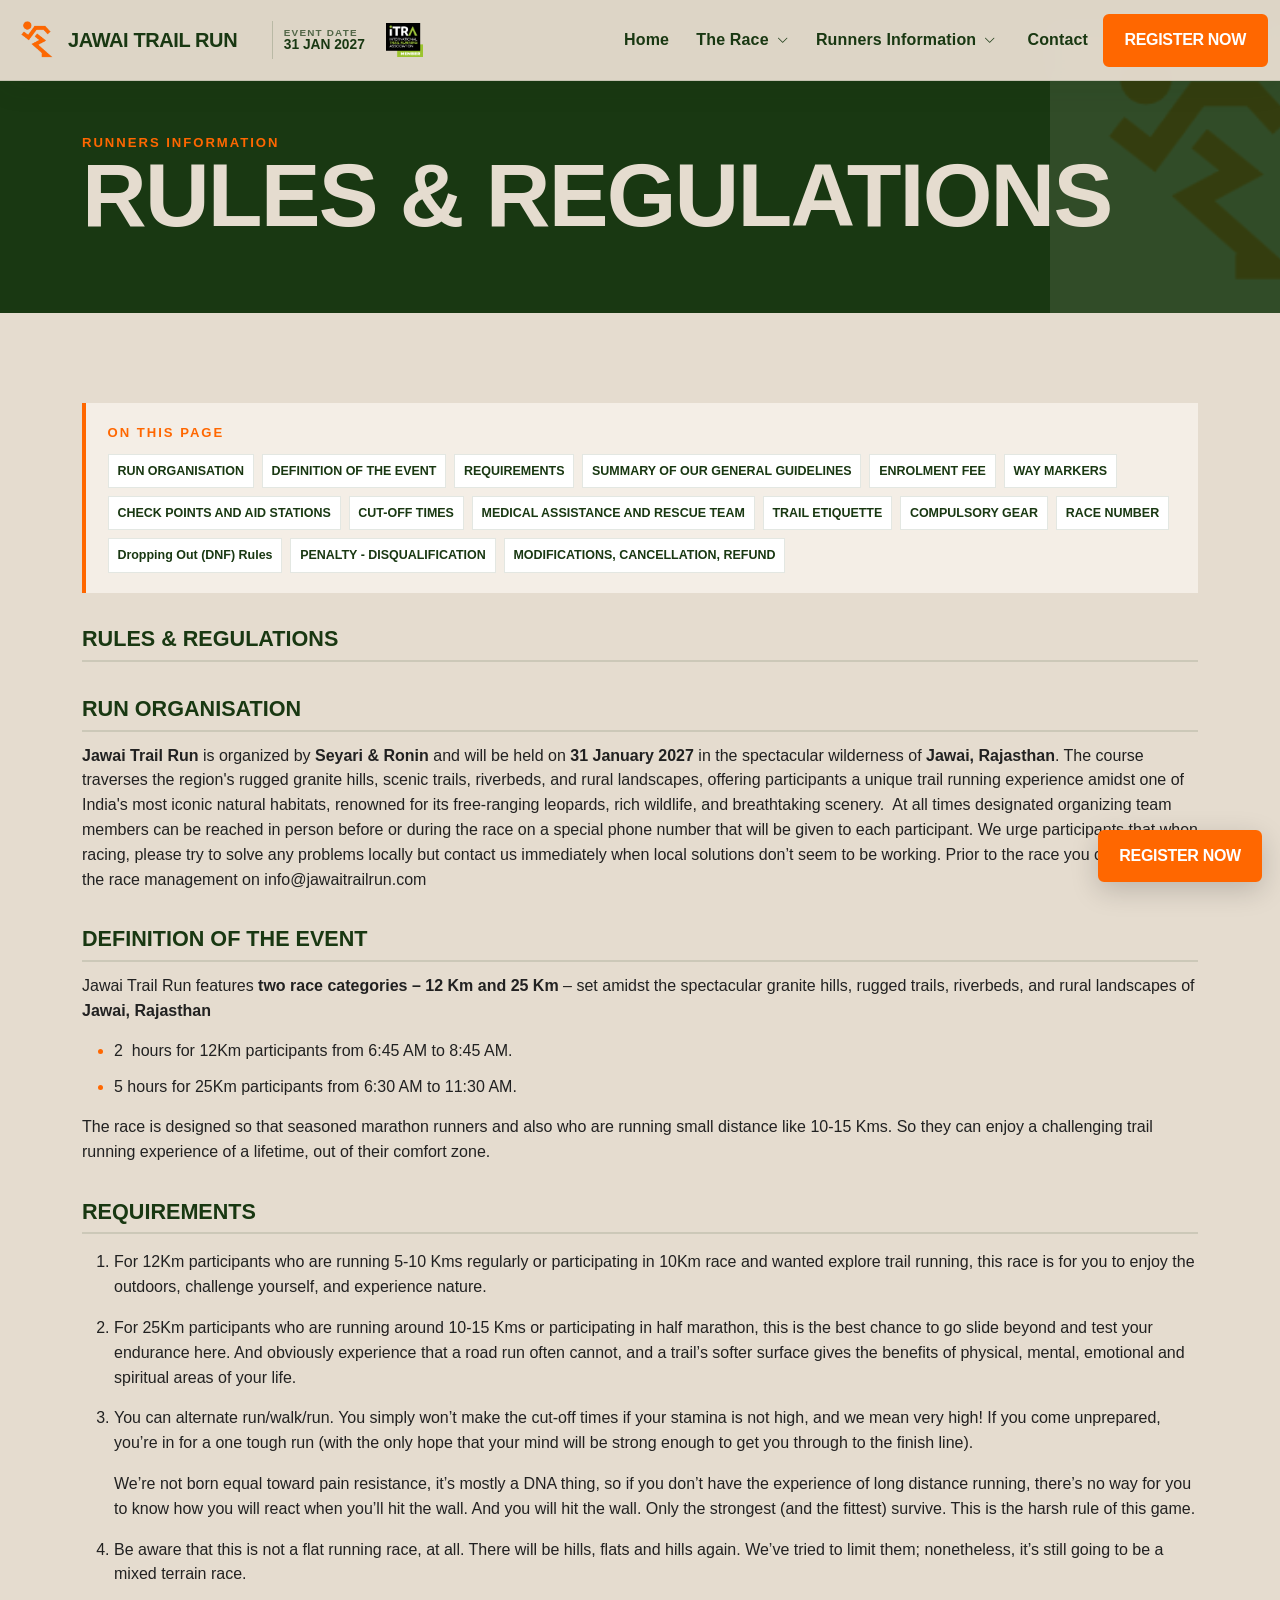
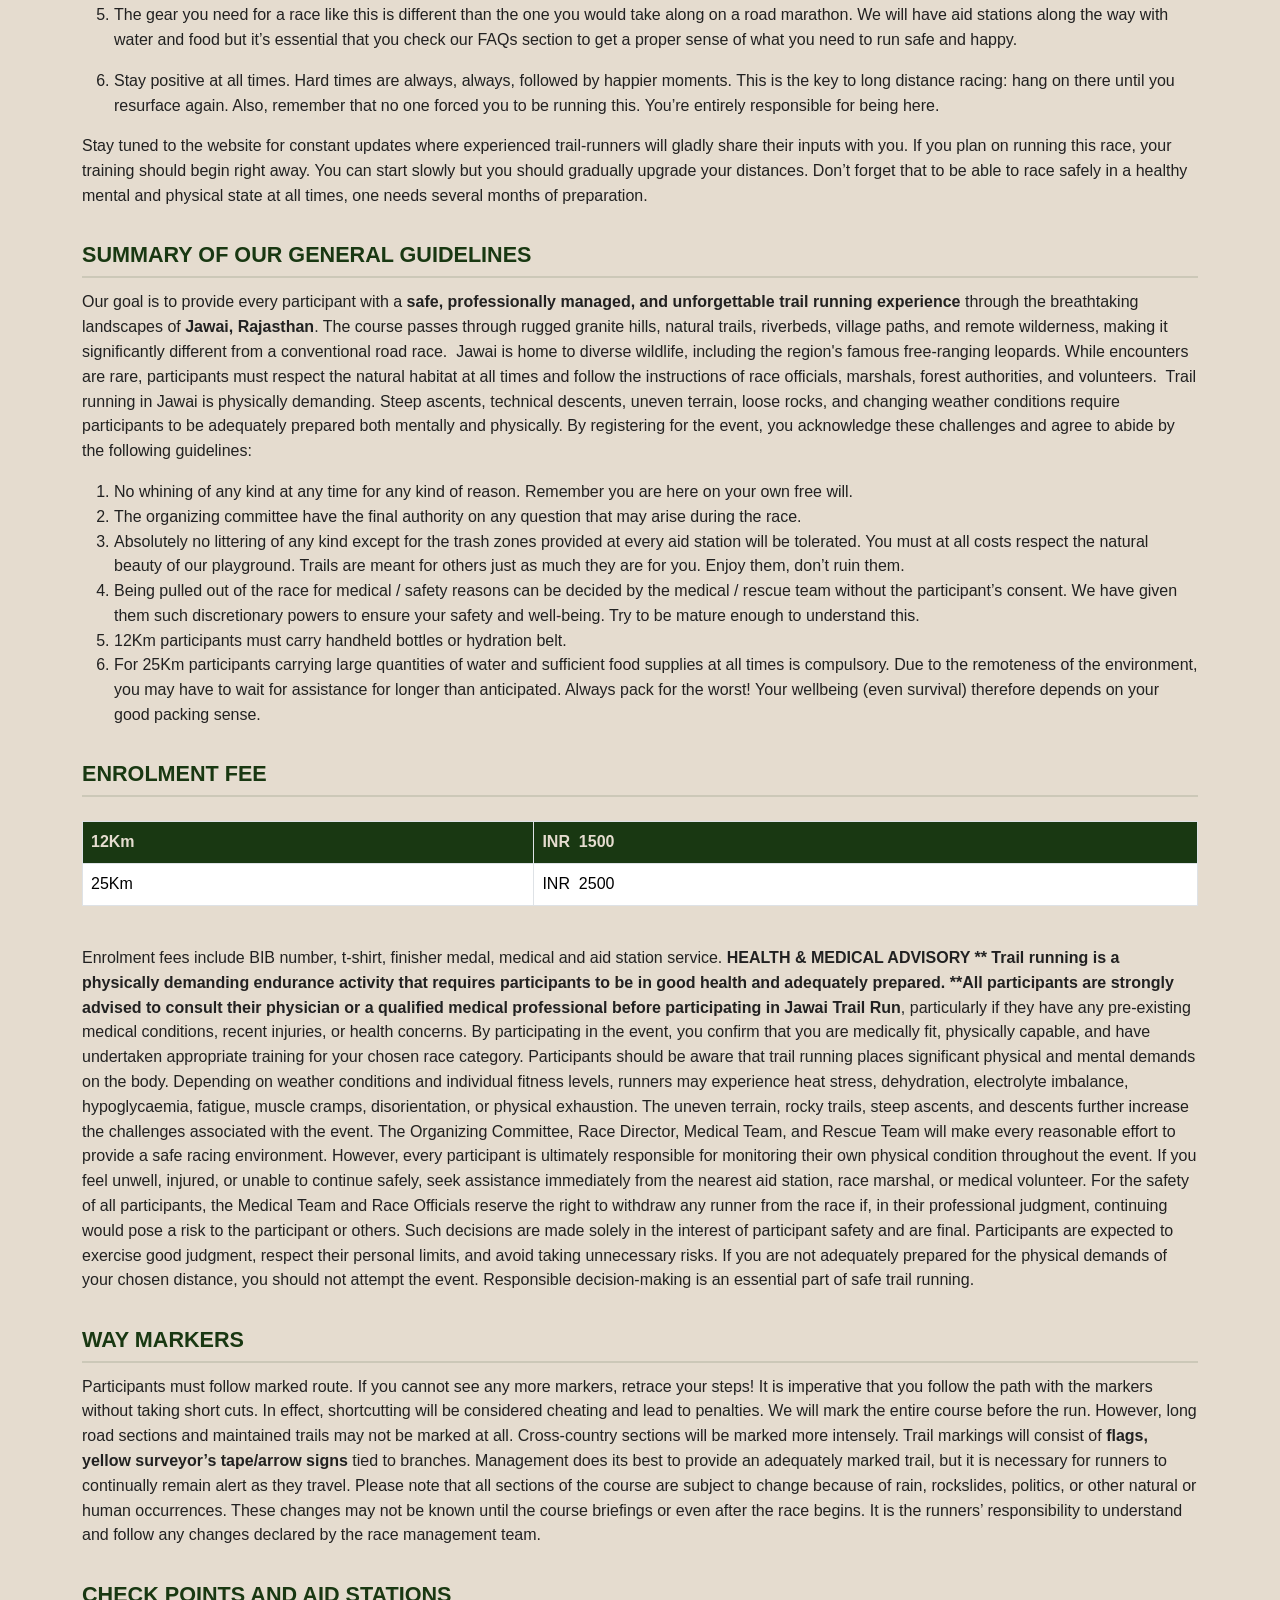
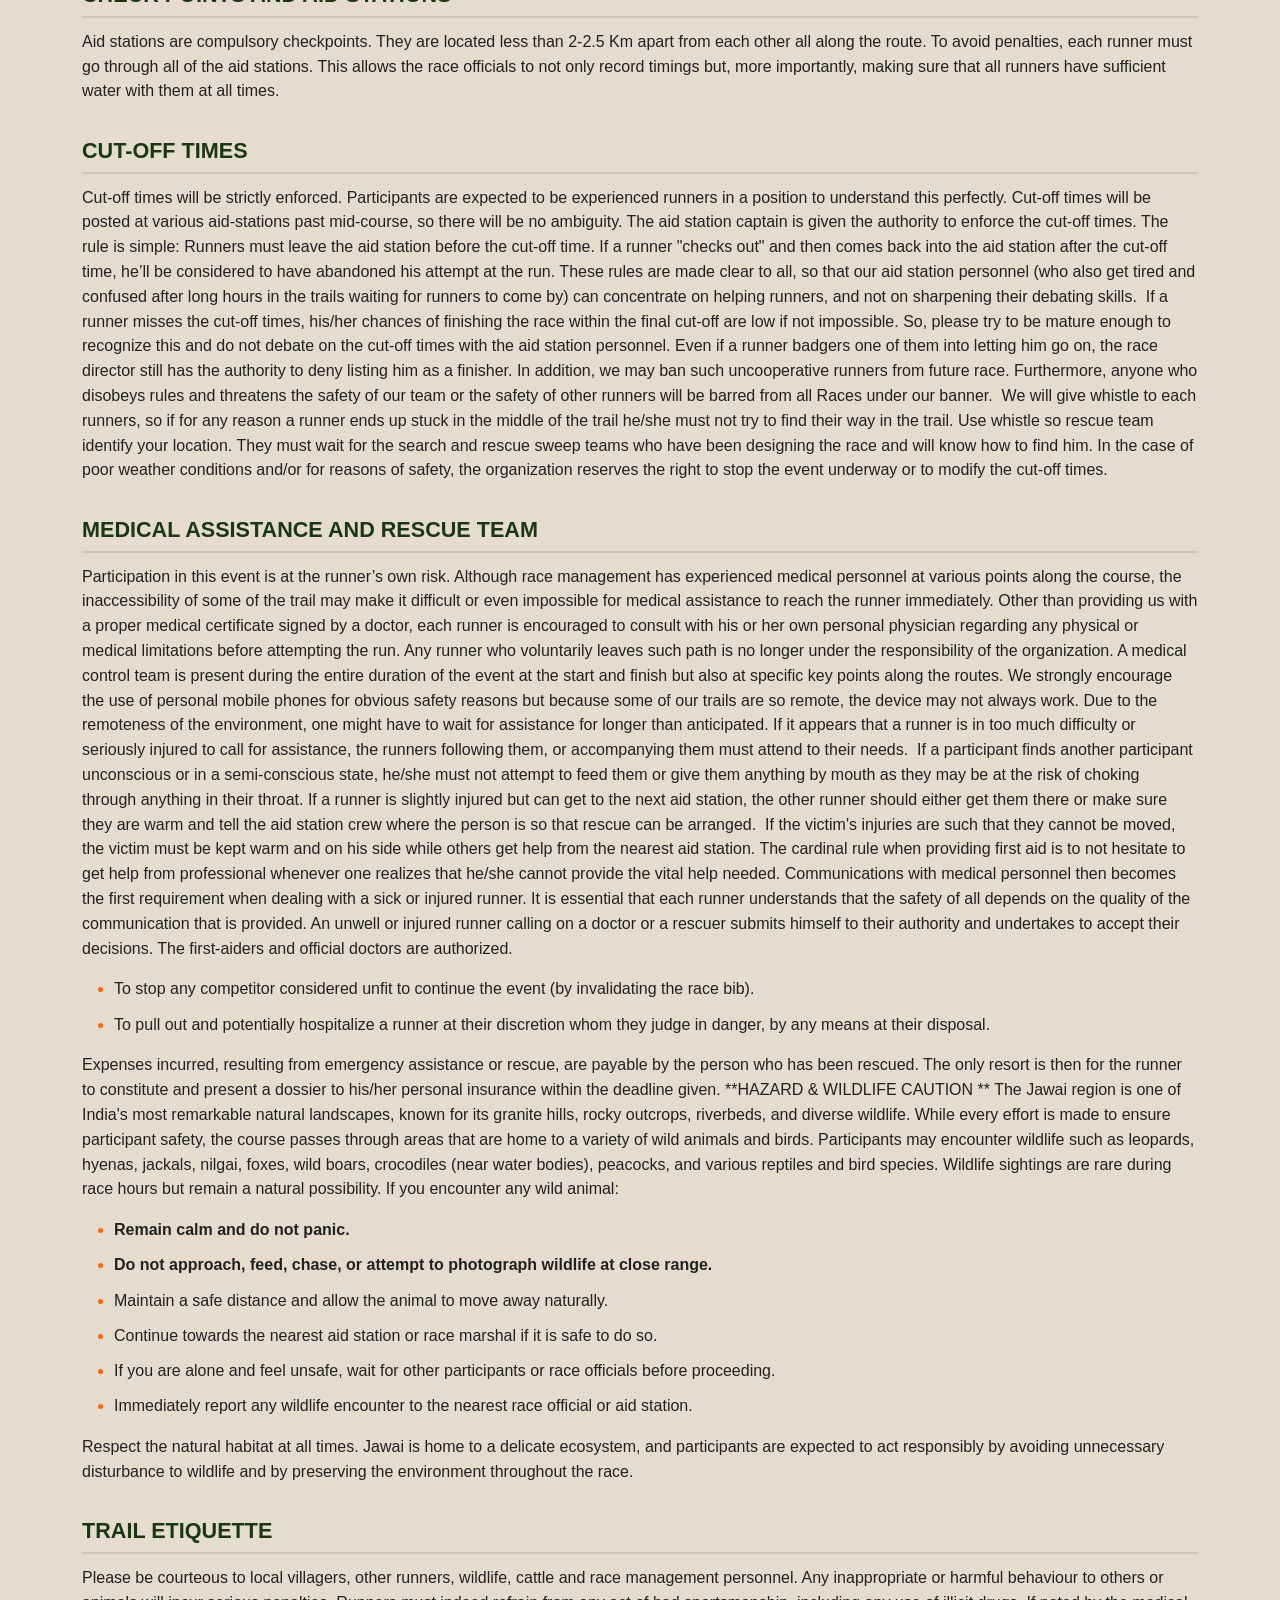
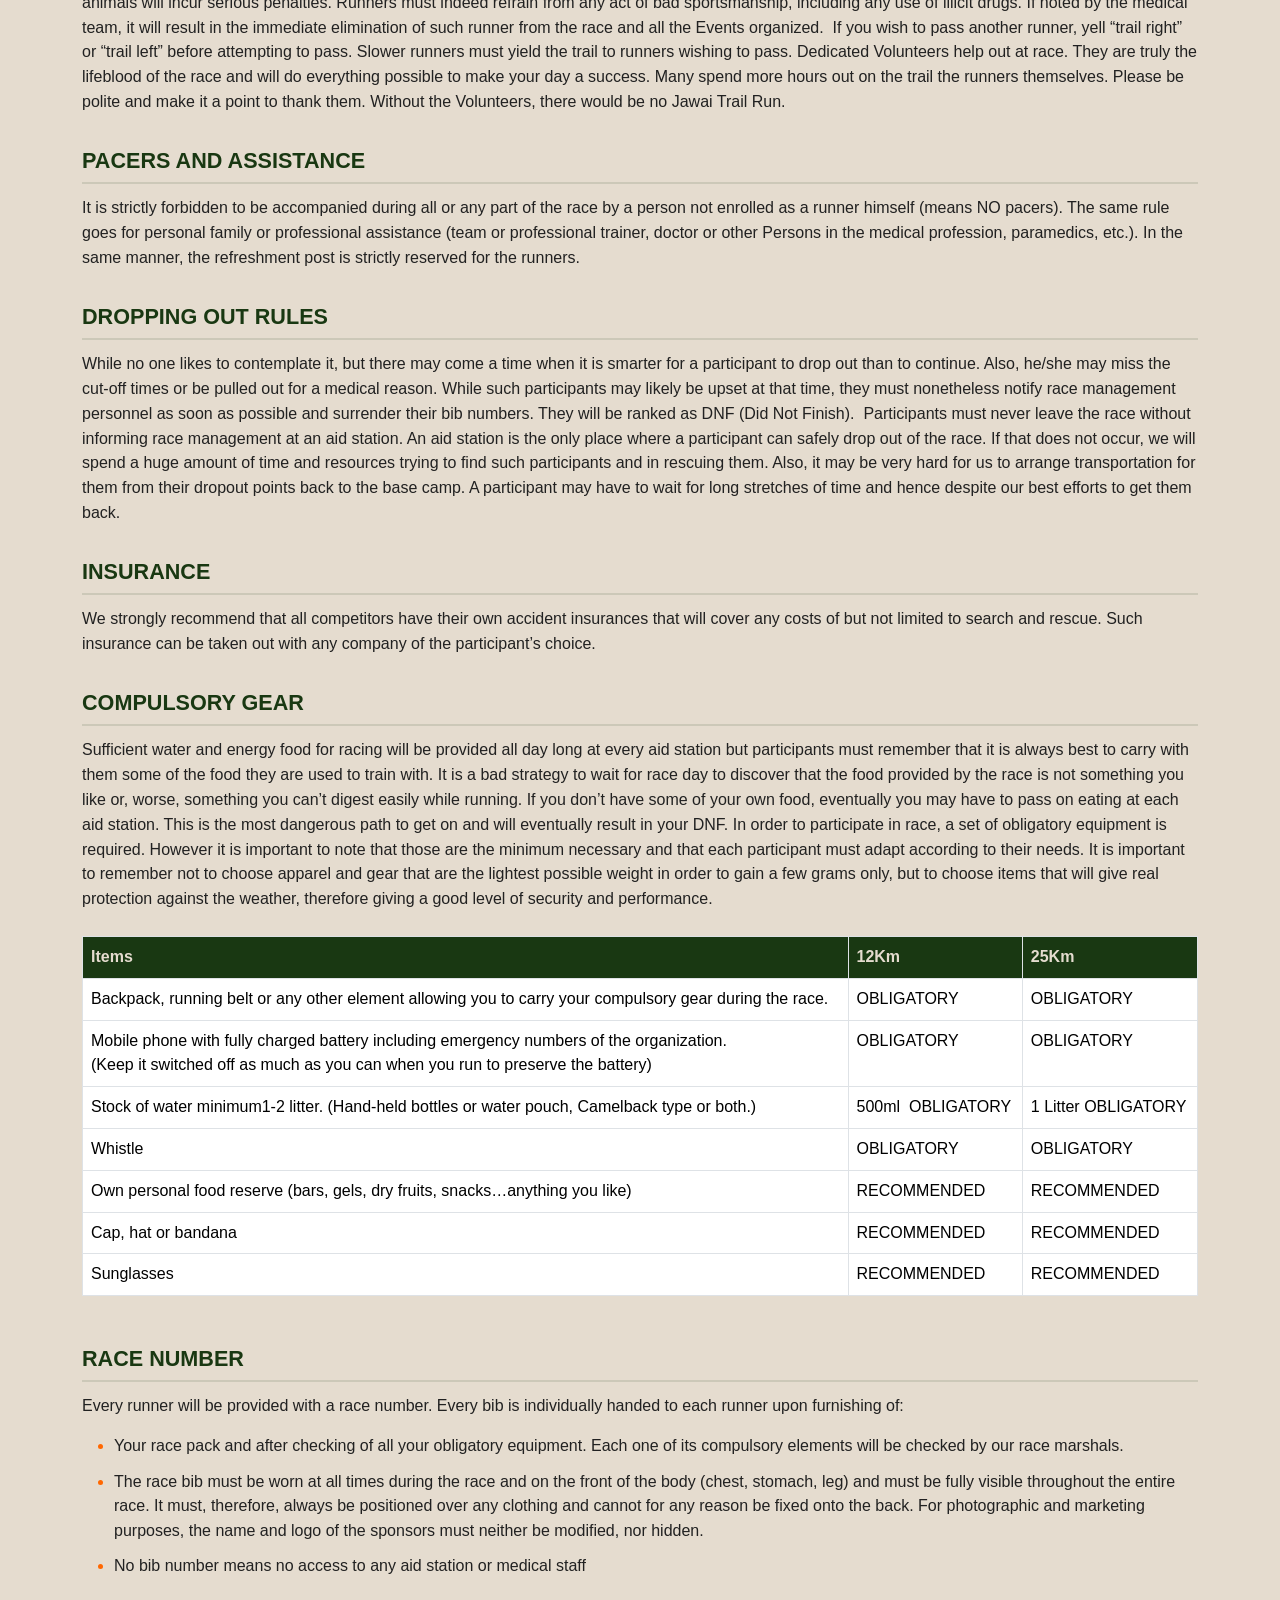
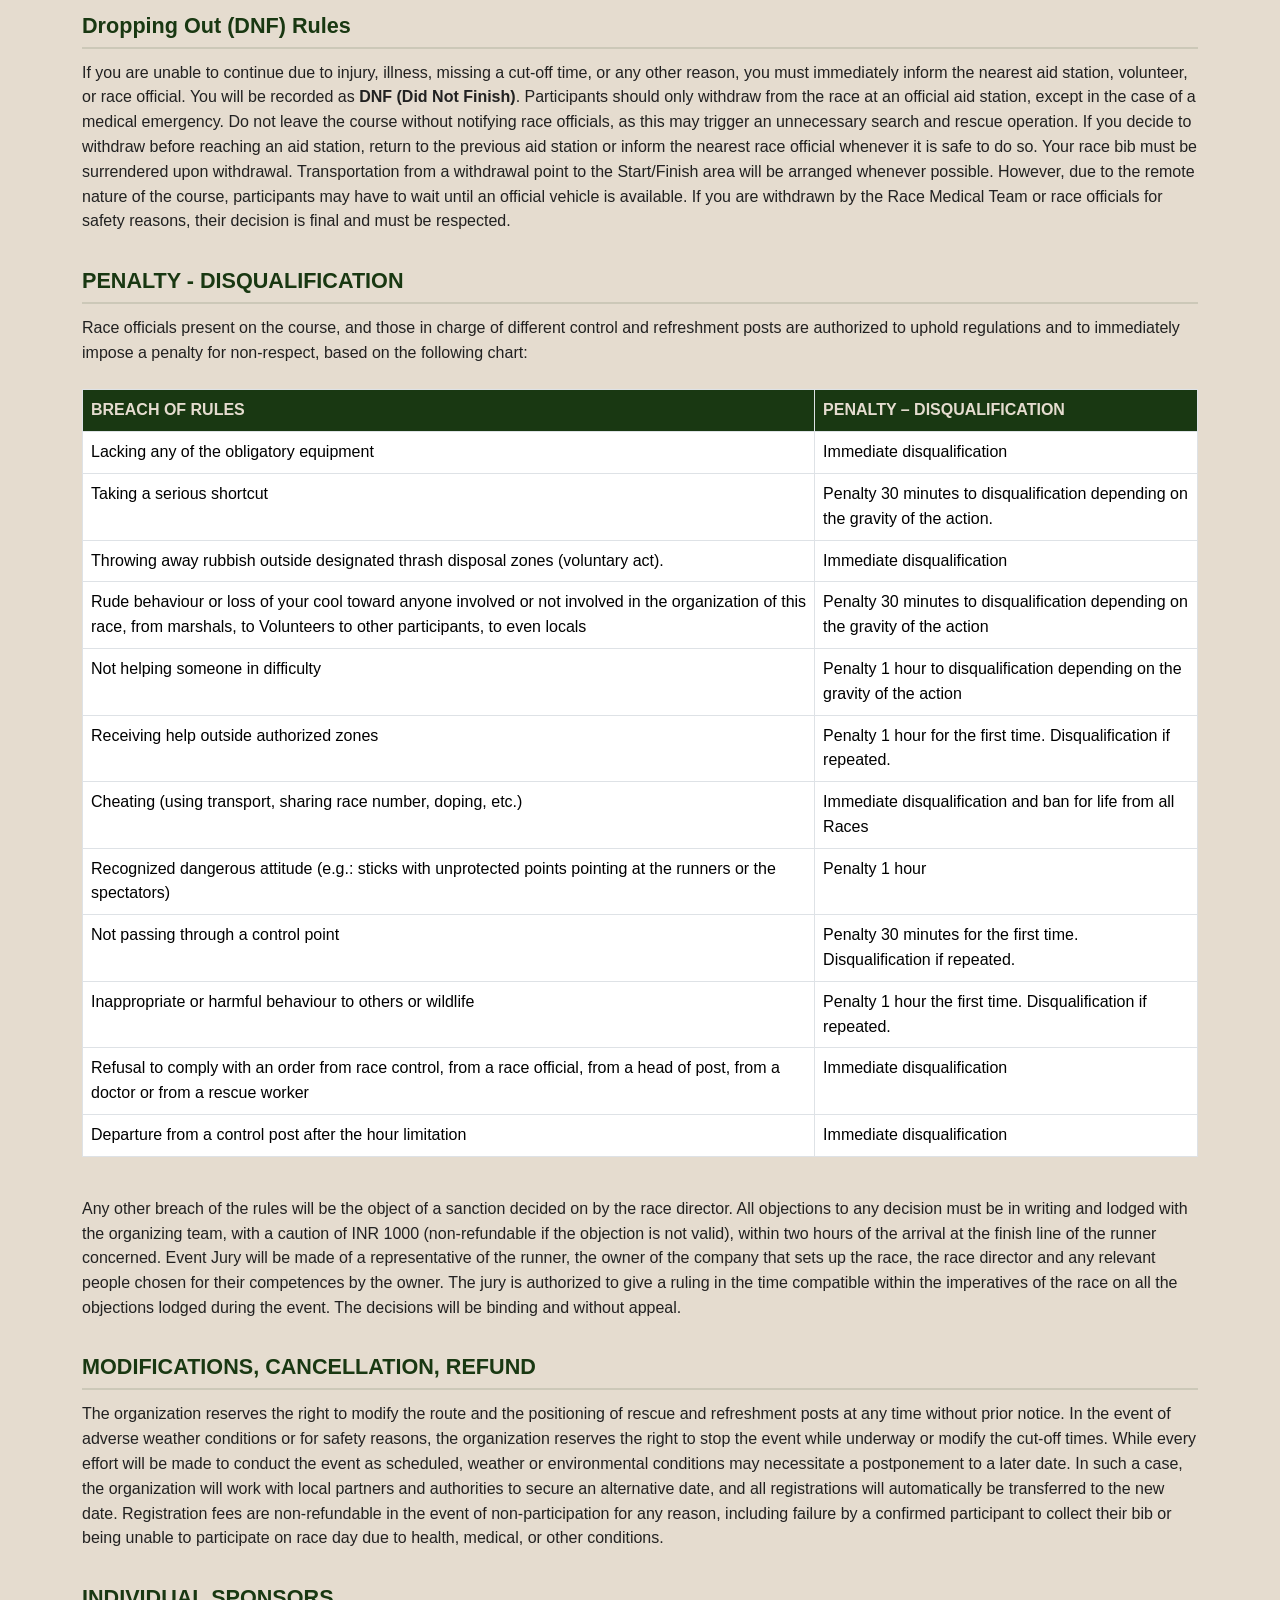
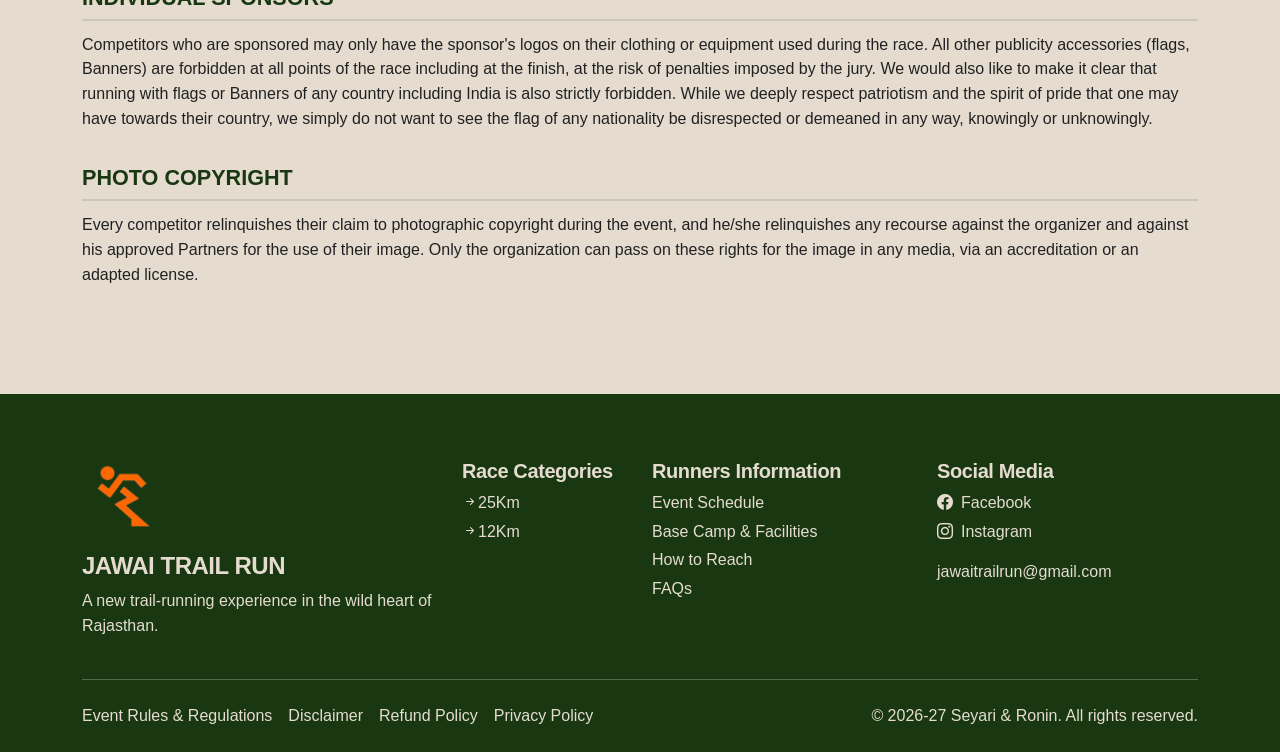
<file: rules.html>
<!DOCTYPE html>

<html lang="en">
<head>
<base href="index.html"/>
<meta charset="utf-8"/>
<meta content="width=device-width,initial-scale=1" name="viewport"/>
<title>Rules &amp; Regulations | Jawai Trail Run 2027</title>
<meta content="Read the official rules and regulations for Jawai Trail Run 2027, covering participant safety, race routes, mandatory requirements, trail etiquette, cut-offs and environmental guidelines." name="description"/>
<meta content="Jawai Trail Run India, Trail Run India, Trail Running India, Trail Race India, Running Events in India, Trail Running Event India, Adventure Run India, Trail Running Event 2027, Jawai Running Event, Jawai Trail Race, Trail Run in Jawai, Jawai Run 2027" name="keywords"/>
<meta content="index,follow" name="robots"/>
<meta content="Rules &amp; Regulations | Jawai Trail Run 2027" property="og:title"/>
<meta content="Read the official rules and regulations for Jawai Trail Run 2027, covering participant safety, race routes, mandatory requirements, trail etiquette, cut-offs and environmental guidelines." property="og:description"/>
<meta content="website" property="og:type"/>
<meta content="#193812" name="theme-color"/>
<meta name="google-site-verification" content="cSnUa04jgXajUQNzDkcYQTODrQyNFjGocD2u6QUvFH0"/>
<!-- Google tag (gtag.js) -->
<script async src="https://www.googletagmanager.com/gtag/js?id=G-C2MXZRRQNP"></script>
<script>
  window.dataLayer = window.dataLayer || [];
  function gtag(){dataLayer.push(arguments);}
  gtag('js', new Date());
  gtag('config', 'G-C2MXZRRQNP');
</script>


<!-- Add your Meta Pixel code here. -->
<link href="https://cdn.jsdelivr.net/npm/bootstrap@5.3.3/dist/css/bootstrap.min.css" rel="stylesheet"/>
<link href="https://cdn.jsdelivr.net/npm/bootstrap-icons@1.11.3/font/bootstrap-icons.min.css" rel="stylesheet"/>
<link href="https://fonts.cdnfonts.com/css/proxima-nova-2" rel="stylesheet"/>
<link href="style.css" rel="stylesheet"/>
</head>
<body>
<div id="site-header"></div>
<section class="page-hero"><div class="container"><span class="eyebrow">Runners Information</span><h1>Rules &amp; Regulations</h1></div></section>
<section class="section-pad">
<div class="container legal-copy">
<div class="source-copy"><nav aria-label="Rules sections" class="rules-toc"><div class="eyebrow">On this page</div><div class="rules-toc-links"><a href="rules.html#rule-run-organisation">RUN ORGANISATION</a><a href="rules.html#rule-definition-of-the-event">DEFINITION OF THE EVENT</a><a href="rules.html#rule-requirements">REQUIREMENTS</a><a href="rules.html#rule-summary-of-our-general-guidelines">SUMMARY OF OUR GENERAL GUIDELINES</a><a href="rules.html#rule-enrolment-fee">ENROLMENT FEE</a><a href="rules.html#rule-way-markers">WAY MARKERS</a><a href="rules.html#rule-check-points-and-aid-stations">CHECK POINTS AND AID STATIONS</a><a href="rules.html#rule-cut-off-times">CUT-OFF TIMES</a><a href="rules.html#rule-medical-assistance-and-rescue-team">MEDICAL ASSISTANCE AND RESCUE TEAM</a><a href="rules.html#rule-trail-etiquette">TRAIL ETIQUETTE</a><a href="rules.html#rule-compulsory-gear">COMPULSORY GEAR</a><a href="rules.html#rule-race-number">RACE NUMBER</a><a href="rules.html#rule-dropping-out-dnf-rules">Dropping Out (DNF) Rules</a><a href="rules.html#rule-penalty-disqualification">PENALTY - DISQUALIFICATION</a><a href="rules.html#rule-modifications-cancellation-refund">MODIFICATIONS, CANCELLATION, REFUND</a></div></nav>
<p><strong class="rules-heading-inline">RULES &amp; REGULATIONS</strong>
<strong class="rules-heading-inline" id="rule-run-organisation">RUN ORGANISATION</strong>
<strong>Jawai Trail Run</strong> is organized by <strong>Seyari &amp; Ronin</strong> and will be held on <strong>31 January 2027</strong> in the spectacular wilderness of <strong>Jawai, Rajasthan</strong>. The course traverses the region's rugged granite hills, scenic trails, riverbeds, and rural landscapes, offering participants a unique trail running experience amidst one of India's most iconic natural habitats, renowned for its free-ranging leopards, rich wildlife, and breathtaking scenery. 
At all times designated organizing team members can be reached in person before or during the race on a special phone number that will be given to each participant. We urge participants that when racing, please try to solve any problems locally but contact us immediately when local solutions don’t seem to be working. Prior to the race you can contact the race management on info@jawaitrailrun.com
<strong class="rules-heading-inline" id="rule-definition-of-the-event">DEFINITION OF THE EVENT</strong>
Jawai Trail Run features <strong>two race categories – 12 Km and 25 Km</strong> – set amidst the spectacular granite hills, rugged trails, riverbeds, and rural landscapes of <strong>Jawai, Rajasthan</strong> </p>
<ul class="list-check">
<li>2  hours for 12Km participants from 6:45 AM to 8:45 AM. </li>
<li>5 hours for 25Km participants from 6:30 AM to 11:30 AM. </li>
</ul>
<p>The race is designed so that seasoned marathon runners and also who are running small distance like 10-15 Kms. So they can enjoy a challenging trail running experience of a lifetime, out of their comfort zone.</p>
<p><strong class="rules-heading-inline" id="rule-requirements">REQUIREMENTS</strong></p>
<ol>
<li><p>For 12Km participants who are running 5-10 Kms regularly or participating in 10Km race and wanted explore trail running, this race is for you to enjoy the outdoors, challenge yourself, and experience nature.</p>
</li>
<li><p>For 25Km participants who are running around 10-15 Kms or participating in half marathon, this is the best chance to go slide beyond and test your endurance here. And obviously experience that a road run often cannot, and a trail’s softer surface gives the benefits of physical, mental, emotional and spiritual areas of your life.</p>
</li>
<li><p>You can alternate run/walk/run. You simply won’t make the cut-off times if your stamina is not high, and we mean very high! If you come unprepared, you’re in for a one tough run (with the only hope that your mind will be strong enough to get you through to the finish line).</p>
<p>We’re not born equal toward pain resistance, it’s mostly a DNA thing, so if you don’t have the experience of long distance running, there’s no way for you to know how you will react when you’ll hit the wall. And you will hit the wall. Only the strongest (and the fittest) survive. This is the harsh rule of this game.</p>
</li>
<li><p>Be aware that this is not a flat running race, at all. There will be hills, flats and hills again. We’ve tried to limit them; nonetheless, it’s still going to be a mixed terrain race.</p>
</li>
<li><p>The gear you need for a race like this is different than the one you would take along on a road marathon. We will have aid stations along the way with water and food but it’s essential that you check our FAQs section to get a proper sense of what you need to run safe and happy.</p>
</li>
<li><p>Stay positive at all times. Hard times are always, always, followed by happier moments. This is the key to long distance racing: hang on there until you resurface again. Also, remember that no one forced you to be running this. You’re entirely responsible for being here.</p>
</li>
</ol>
<p>Stay tuned to the website for constant updates where experienced trail-runners will gladly share their inputs with you. If you plan on running this race, your training should begin right away. You can start slowly but you should gradually upgrade your distances. Don’t forget that to be able to race safely in a healthy mental and physical state at all times, one needs several months of preparation.</p>
<p><strong class="rules-heading-inline" id="rule-summary-of-our-general-guidelines">SUMMARY OF OUR GENERAL GUIDELINES</strong>
Our goal is to provide every participant with a <strong>safe, professionally managed, and unforgettable trail running experience</strong> through the breathtaking landscapes of <strong>Jawai, Rajasthan</strong>. The course passes through rugged granite hills, natural trails, riverbeds, village paths, and remote wilderness, making it significantly different from a conventional road race. 
Jawai is home to diverse wildlife, including the region's famous free-ranging leopards. While encounters are rare, participants must respect the natural habitat at all times and follow the instructions of race officials, marshals, forest authorities, and volunteers. 
Trail running in Jawai is physically demanding. Steep ascents, technical descents, uneven terrain, loose rocks, and changing weather conditions require participants to be adequately prepared both mentally and physically. By registering for the event, you acknowledge these challenges and agree to abide by the following guidelines: </p>
<ol>
<li>No whining of any kind at any time for any kind of reason. Remember you are here on your own free will.</li>
<li>The organizing committee have the final authority on any question that may arise during the race.</li>
<li>Absolutely no littering of any kind except for the trash zones provided at every aid station will be tolerated. You must at all costs respect the natural beauty of our playground. Trails are meant for others just as much they are for you. Enjoy them, don’t ruin them.</li>
<li>Being pulled out of the race for medical / safety reasons can be decided by the medical / rescue team without the participant’s consent. We have given them such discretionary powers to ensure your safety and well-being. Try to be mature enough to understand this.</li>
<li>12Km participants must carry handheld bottles or hydration belt.</li>
<li>For 25Km participants carrying large quantities of water and sufficient food supplies at all times is compulsory. Due to the remoteness of the environment, you may have to wait for assistance for longer than anticipated. Always pack for the worst! Your wellbeing (even survival) therefore depends on your good packing sense.</li>
</ol>
<p><strong class="rules-heading-inline" id="rule-enrolment-fee">ENROLMENT FEE</strong></p>
<div class="table-responsive my-4"><table class="table table-bordered table-jtr align-middle">
<thead>
<tr>
<th>12Km</th>
<th>INR  1500</th>
</tr>
</thead>
<tbody>
<tr>
<td>25Km</td>
<td>INR  2500</td>
</tr>
</tbody>
</table></div>
<p>Enrolment fees include BIB number, t-shirt, finisher medal, medical and aid station service.
<strong>HEALTH &amp; MEDICAL ADVISORY **
Trail running is a physically demanding endurance activity that requires participants to be in good health and adequately prepared. **All participants are strongly advised to consult their physician or a qualified medical professional before participating in Jawai Trail Run</strong>, particularly if they have any pre-existing medical conditions, recent injuries, or health concerns.
By participating in the event, you confirm that you are medically fit, physically capable, and have undertaken appropriate training for your chosen race category.
Participants should be aware that trail running places significant physical and mental demands on the body. Depending on weather conditions and individual fitness levels, runners may experience heat stress, dehydration, electrolyte imbalance, hypoglycaemia, fatigue, muscle cramps, disorientation, or physical exhaustion. The uneven terrain, rocky trails, steep ascents, and descents further increase the challenges associated with the event.
The Organizing Committee, Race Director, Medical Team, and Rescue Team will make every reasonable effort to provide a safe racing environment. However, every participant is ultimately responsible for monitoring their own physical condition throughout the event. If you feel unwell, injured, or unable to continue safely, seek assistance immediately from the nearest aid station, race marshal, or medical volunteer.
For the safety of all participants, the Medical Team and Race Officials reserve the right to withdraw any runner from the race if, in their professional judgment, continuing would pose a risk to the participant or others. Such decisions are made solely in the interest of participant safety and are final.
Participants are expected to exercise good judgment, respect their personal limits, and avoid taking unnecessary risks. If you are not adequately prepared for the physical demands of your chosen distance, you should not attempt the event. Responsible decision-making is an essential part of safe trail running.</p>
<p><strong class="rules-heading-inline" id="rule-way-markers">WAY MARKERS</strong>
Participants must follow marked route. If you cannot see any more markers, retrace your steps! It is imperative that you follow the path with the markers without taking short cuts. In effect, shortcutting will be considered cheating and lead to penalties.
We will mark the entire course before the run. However, long road sections and maintained trails may not be marked at all. Cross-country sections will be marked more intensely. Trail markings will consist of <strong>flags,</strong> <strong>yellow surveyor’s tape/arrow signs</strong> tied to branches. Management does its best to provide an adequately marked trail, but it is necessary for runners to continually remain alert as they travel.
Please note that all sections of the course are subject to change because of rain, rockslides, politics, or other natural or human occurrences. These changes may not be known until the course briefings or even after the race begins. It is the runners’ responsibility to understand and follow any changes declared by the race management team.
<strong class="rules-heading-inline" id="rule-check-points-and-aid-stations">CHECK POINTS AND AID STATIONS</strong>
Aid stations are compulsory checkpoints. They are located less than 2-2.5 Km apart from each other all along the route. To avoid penalties, each runner must go through all of the aid stations. This allows the race officials to not only record timings but, more importantly, making sure that all runners have sufficient water with them at all times.
<strong class="rules-heading-inline" id="rule-cut-off-times">CUT-OFF TIMES</strong>
Cut-off times will be strictly enforced. Participants are expected to be experienced runners in a position to understand this perfectly. Cut-off times will be posted at various aid-stations past mid-course, so there will be no ambiguity. The aid station captain is given the authority to enforce the cut-off times. The rule is simple: Runners must leave the aid station before the cut-off time. If a runner "checks out" and then comes back into the aid station after the cut-off time, he’ll be considered to have abandoned his attempt at the run. These rules are made clear to all, so that our aid station personnel (who also get tired and confused after long hours in the trails waiting for runners to come by) can concentrate on helping runners, and not on sharpening their debating skills. 
If a runner misses the cut-off times, his/her chances of finishing the race within the final cut-off are low if not impossible. So, please try to be mature enough to recognize this and do not debate on the cut-off times with the aid station personnel. Even if a runner badgers one of them into letting him go on, the race director still has the authority to deny listing him as a finisher. In addition, we may ban such uncooperative runners from future race. Furthermore, anyone who disobeys rules and threatens the safety of our team or the safety of other runners will be barred from all Races under our banner. 
We will give whistle to each runners, so if for any reason a runner ends up stuck in the middle of the trail he/she must not try to find their way in the trail. Use whistle so rescue team identify your location. They must wait for the search and rescue sweep teams who have been designing the race and will know how to find him. In the case of poor weather conditions and/or for reasons of safety, the organization reserves the right to stop the event underway or to modify the cut-off times.
<strong class="rules-heading-inline" id="rule-medical-assistance-and-rescue-team">MEDICAL ASSISTANCE AND RESCUE TEAM</strong>
Participation in this event is at the runner’s own risk. Although race management has experienced medical personnel at various points along the course, the inaccessibility of some of the trail may make it difficult or even impossible for medical assistance to reach the runner immediately. Other than providing us with a proper medical certificate signed by a doctor, each runner is encouraged to consult with his or her own personal physician regarding any physical or medical limitations before attempting the run.
Any runner who voluntarily leaves such path is no longer under the responsibility of the organization.
A medical control team is present during the entire duration of the event at the start and finish but also at specific key points along the routes. We strongly encourage the use of personal mobile phones for obvious safety reasons but because some of our trails are so remote, the device may not always work. Due to the remoteness of the environment, one might have to wait for assistance for longer than anticipated. If it appears that a runner is in too much difficulty or seriously injured to call for assistance, the runners following them, or accompanying them must attend to their needs. 
If a participant finds another participant unconscious or in a semi-conscious state, he/she must not attempt to feed them or give them anything by mouth as they may be at the risk of choking through anything in their throat. If a runner is slightly injured but can get to the next aid station, the other runner should either get them there or make sure they are warm and tell the aid station crew where the person is so that rescue can be arranged. 
If the victim's injuries are such that they cannot be moved, the victim must be kept warm and on his side while others get help from the nearest aid station. The cardinal rule when providing first aid is to not hesitate to get help from professional whenever one realizes that he/she cannot provide the vital help needed. Communications with medical personnel then becomes the first requirement when dealing with a sick or injured runner. It is essential that each runner understands that the safety of all depends on the quality of the communication that is provided.
An unwell or injured runner calling on a doctor or a rescuer submits himself to their authority and undertakes to accept their decisions. The first-aiders and official doctors are authorized.</p>
<ul class="list-check">
<li>To stop any competitor considered unfit to continue the event (by invalidating the race bib).</li>
<li>To pull out and potentially hospitalize a runner at their discretion whom they judge in danger, by any means at their disposal.</li>
</ul>
<p>Expenses incurred, resulting from emergency assistance or rescue, are payable by the person who has been rescued. The only resort is then for the runner to constitute and present a dossier to his/her personal insurance within the deadline given.
**HAZARD &amp; WILDLIFE CAUTION **
The Jawai region is one of India's most remarkable natural landscapes, known for its granite hills, rocky outcrops, riverbeds, and diverse wildlife. While every effort is made to ensure participant safety, the course passes through areas that are home to a variety of wild animals and birds.
Participants may encounter wildlife such as leopards, hyenas, jackals, nilgai, foxes, wild boars, crocodiles (near water bodies), peacocks, and various reptiles and bird species. Wildlife sightings are rare during race hours but remain a natural possibility.
If you encounter any wild animal:</p>
<ul class="list-check">
<li><strong>Remain calm and do not panic.</strong></li>
<li><strong>Do not approach, feed, chase, or attempt to photograph wildlife at close range.</strong></li>
<li>Maintain a safe distance and allow the animal to move away naturally.</li>
<li>Continue towards the nearest aid station or race marshal if it is safe to do so.</li>
<li>If you are alone and feel unsafe, wait for other participants or race officials before proceeding.</li>
<li>Immediately report any wildlife encounter to the nearest race official or aid station.</li>
</ul>
<p>Respect the natural habitat at all times. Jawai is home to a delicate ecosystem, and participants are expected to act responsibly by avoiding unnecessary disturbance to wildlife and by preserving the environment throughout the race. 
<strong class="rules-heading-inline" id="rule-trail-etiquette">TRAIL ETIQUETTE</strong>
Please be courteous to local villagers, other runners, wildlife, cattle and race management personnel. Any inappropriate or harmful behaviour to others or animals will incur serious penalties. Runners must indeed refrain from any act of bad sportsmanship, including any use of illicit drugs. If noted by the medical team, it will result in the immediate elimination of such runner from the race and all the Events organized. 
If you wish to pass another runner, yell “trail right” or “trail left” before attempting to pass. Slower runners must yield the trail to runners wishing to pass. Dedicated Volunteers help out at race. They are truly the lifeblood of the race and will do everything possible to make your day a success. Many spend more hours out on the trail the runners themselves. Please be polite and make it a point to thank them. Without the Volunteers, there would be no Jawai Trail Run.
<strong class="rules-heading-inline">PACERS AND ASSISTANCE</strong>
It is strictly forbidden to be accompanied during all or any part of the race by a person not enrolled as a runner himself (means NO pacers). The same rule goes for personal family or professional assistance (team or professional trainer, doctor or other Persons in the medical profession, paramedics, etc.). In the same manner, the refreshment post is strictly reserved for the runners.
<strong class="rules-heading-inline">DROPPING OUT RULES</strong>
While no one likes to contemplate it, but there may come a time when it is smarter for a participant to drop out than to continue. Also, he/she may miss the cut-off times or be pulled out for a medical reason. While such participants may likely be upset at that time, they must nonetheless notify race management personnel as soon as possible and surrender their bib numbers. They will be ranked as DNF (Did Not Finish). 
Participants must never leave the race without informing race management at an aid station. An aid station is the only place where a participant can safely drop out of the race. If that does not occur, we will spend a huge amount of time and resources trying to find such participants and in rescuing them. Also, it may be very hard for us to arrange transportation for them from their dropout points back to the base camp. A participant may have to wait for long stretches of time and hence despite our best efforts to get them back.
<strong class="rules-heading-inline">INSURANCE</strong>
We strongly recommend that all competitors have their own accident insurances that will cover any costs of but not limited to search and rescue. Such insurance can be taken out with any company of the participant’s choice.
<strong class="rules-heading-inline" id="rule-compulsory-gear">COMPULSORY GEAR</strong>
Sufficient water and energy food for racing will be provided all day long at every aid station but participants must remember that it is always best to carry with them some of the food they are used to train with. It is a bad strategy to wait for race day to discover that the food provided by the race is not something you like or, worse, something you can’t digest easily while running. If you don’t have some of your own food, eventually you may have to pass on eating at each aid station. This is the most dangerous path to get on and will eventually result in your DNF.
In order to participate in race, a set of obligatory equipment is required. However it is important to note that those are the minimum necessary and that each participant must adapt according to their needs. It is important to remember not to choose apparel and gear that are the lightest possible weight in order to gain a few grams only, but to choose items that will give real protection against the weather, therefore giving a good level of security and performance.</p>
<div class="table-responsive my-4"><table class="table table-bordered table-jtr align-middle">
<thead>
<tr>
<th><strong>Items</strong></th>
<th><strong>12Km</strong></th>
<th><strong>25Km</strong></th>
</tr>
</thead>
<tbody>
<tr>
<td>Backpack, running belt or any other element allowing you to carry your compulsory gear during the race.</td>
<td>OBLIGATORY</td>
<td>OBLIGATORY</td>
</tr>
<tr>
<td>Mobile phone with fully charged battery including emergency numbers of the organization.<br/>(Keep it switched off as much as you can when you run to preserve the battery)</td>
<td>OBLIGATORY</td>
<td>OBLIGATORY</td>
</tr>
<tr>
<td>Stock of water minimum1-2 litter. (Hand-held bottles or water pouch, Camelback type or both.)</td>
<td>500ml  OBLIGATORY</td>
<td>1 Litter OBLIGATORY</td>
</tr>
<tr>
<td>Whistle</td>
<td>OBLIGATORY</td>
<td>OBLIGATORY</td>
</tr>
<tr>
<td>Own personal food reserve (bars, gels, dry fruits, snacks…anything you like)</td>
<td>RECOMMENDED</td>
<td>RECOMMENDED</td>
</tr>
<tr>
<td>Cap, hat or bandana</td>
<td>RECOMMENDED</td>
<td>RECOMMENDED</td>
</tr>
<tr>
<td>Sunglasses</td>
<td>RECOMMENDED</td>
<td>RECOMMENDED</td>
</tr>
</tbody>
</table></div>
<p><strong class="rules-heading-inline" id="rule-race-number">RACE NUMBER</strong>
Every runner will be provided with a race number. Every bib is individually handed to each runner upon furnishing of:</p>
<ul class="list-check">
<li>Your race pack and after checking of all your obligatory equipment. Each one of its compulsory elements will be checked by our race marshals.</li>
<li>The race bib must be worn at all times during the race and on the front of the body (chest, stomach, leg) and must be fully visible throughout the entire race. It must, therefore, always be positioned over any clothing and cannot for any reason be fixed onto the back. For photographic and marketing purposes, the name and logo of the sponsors must neither be modified, nor hidden.</li>
<li>No bib number means no access to any aid station or medical staff</li>
</ul>
<p><strong class="rules-heading-inline" id="rule-dropping-out-dnf-rules">Dropping Out (DNF) Rules</strong>
If you are unable to continue due to injury, illness, missing a cut-off time, or any other reason, you must immediately inform the nearest aid station, volunteer, or race official. You will be recorded as <strong>DNF (Did Not Finish)</strong>.
Participants should only withdraw from the race at an official aid station, except in the case of a medical emergency. Do not leave the course without notifying race officials, as this may trigger an unnecessary search and rescue operation.
If you decide to withdraw before reaching an aid station, return to the previous aid station or inform the nearest race official whenever it is safe to do so. Your race bib must be surrendered upon withdrawal.
Transportation from a withdrawal point to the Start/Finish area will be arranged whenever possible. However, due to the remote nature of the course, participants may have to wait until an official vehicle is available.
If you are withdrawn by the Race Medical Team or race officials for safety reasons, their decision is final and must be respected.
<strong class="rules-heading-inline" id="rule-penalty-disqualification">PENALTY - DISQUALIFICATION</strong>
Race officials present on the course, and those in charge of different control and refreshment posts are authorized to uphold regulations and to immediately impose a penalty for non-respect, based on the following chart:</p>
<div class="table-responsive my-4"><table class="table table-bordered table-jtr align-middle">
<thead>
<tr>
<th>BREACH OF RULES</th>
<th>PENALTY – DISQUALIFICATION</th>
</tr>
</thead>
<tbody>
<tr>
<td>Lacking any of the obligatory equipment</td>
<td>Immediate disqualification</td>
</tr>
<tr>
<td>Taking a serious shortcut</td>
<td>Penalty 30 minutes to disqualification depending on the gravity of the action.</td>
</tr>
<tr>
<td>Throwing away rubbish outside designated thrash disposal zones (voluntary act).</td>
<td>Immediate disqualification</td>
</tr>
<tr>
<td>Rude behaviour or loss of your cool toward anyone involved or not involved in the organization of this race, from marshals, to Volunteers to other participants, to even locals</td>
<td>Penalty 30 minutes to disqualification depending on the gravity of the action</td>
</tr>
<tr>
<td>Not helping someone in difficulty</td>
<td>Penalty 1 hour to disqualification depending on the gravity of the action</td>
</tr>
<tr>
<td>Receiving help outside authorized zones</td>
<td>Penalty 1 hour for the first time. Disqualification if repeated.</td>
</tr>
<tr>
<td>Cheating (using transport, sharing race number, doping, etc.)</td>
<td>Immediate disqualification and ban for life from all Races</td>
</tr>
<tr>
<td>Recognized dangerous attitude (e.g.: sticks with unprotected points pointing at the runners or the spectators)</td>
<td>Penalty 1 hour</td>
</tr>
<tr>
<td>Not passing through a control point</td>
<td>Penalty 30 minutes for the first time. Disqualification if repeated.</td>
</tr>
<tr>
<td>Inappropriate or harmful behaviour to others or wildlife</td>
<td>Penalty 1 hour the first time. Disqualification if repeated.</td>
</tr>
<tr>
<td>Refusal to comply with an order from race control, from a race official, from a head of post, from a doctor or from a rescue worker</td>
<td>Immediate disqualification</td>
</tr>
<tr>
<td>Departure from a control post after the hour limitation</td>
<td>Immediate disqualification</td>
</tr>
</tbody>
</table></div>
<p>Any other breach of the rules will be the object of a sanction decided on by the race director.
All objections to any decision must be in writing and lodged with the organizing team, with a caution of INR 1000 (non-refundable if the objection is not valid), within two hours of the arrival at the finish line of the runner concerned. Event Jury will be made of a representative of the runner, the owner of the company that sets up the race, the race director and any relevant people chosen for their competences by the owner. The jury is authorized to give a ruling in the time compatible within the imperatives of the race on all the objections lodged during the event. The decisions will be binding and without appeal.
<strong class="rules-heading-inline" id="rule-modifications-cancellation-refund">MODIFICATIONS, CANCELLATION, REFUND</strong>
The organization reserves the right to modify the route and the positioning of rescue and refreshment posts at any time without prior notice.
In the event of adverse weather conditions or for safety reasons, the organization reserves the right to stop the event while underway or modify the cut-off times.
While every effort will be made to conduct the event as scheduled, weather or environmental conditions may necessitate a postponement to a later date. In such a case, the organization will work with local partners and authorities to secure an alternative date, and all registrations will automatically be transferred to the new date.
Registration fees are non-refundable in the event of non-participation for any reason, including failure by a confirmed participant to collect their bib or being unable to participate on race day due to health, medical, or other conditions.
<strong class="rules-heading-inline">INDIVIDUAL SPONSORS</strong>
Competitors who are sponsored may only have the sponsor's logos on their clothing or equipment used during the race. All other publicity accessories (flags, Banners) are forbidden at all points of the race including at the finish, at the risk of penalties imposed by the jury. We would also like to make it clear that running with flags or Banners of any country including India is also strictly forbidden. While we deeply respect patriotism and the spirit of pride that one may have towards their country, we simply do not want to see the flag of any nationality be disrespected or demeaned in any way, knowingly or unknowingly.
<strong class="rules-heading-inline">PHOTO COPYRIGHT</strong>
Every competitor relinquishes their claim to photographic copyright during the event, and he/she relinquishes any recourse against the organizer and against his approved Partners for the use of their image. Only the organization can pass on these rights for the image in any media, via an accreditation or an adapted license.</p>
</div>
</div>
</section>
<a class="btn btn-jtr sticky-register d-none d-md-inline-block" href="register.html">Register Now</a>
<div id="site-footer"></div>
<script src="https://cdn.jsdelivr.net/npm/bootstrap@5.3.3/dist/js/bootstrap.bundle.min.js"></script>
<script src="common.js"></script>
<script src="script.js"></script>
</body>
</html>
</file>
<file: style.css>
:root{
  --cream:#E5DCCF;
  --peach:#FFA466;
  --forest:#193812;
  --ink:#212121;
  --orange:#FF6700;
  --white:#fff;
}
*{box-sizing:border-box}
html{scroll-behavior:smooth}
body{font-family:'Proxima Nova',sans-serif;background:var(--cream);color:var(--ink);margin:0;line-height:1.55}
h1,h2,h3,h4,h5,h6,.brand-display,.navbar-brand,.btn{font-family:'Proxima Nova',sans-serif;font-weight:800;letter-spacing:-.02em}
a{color:inherit}
img{max-width:100%}
.bg-cream{background:var(--cream)!important}.bg-forest{background:var(--forest)!important}.bg-orange{background:var(--orange)!important}
.text-orange{color:var(--orange)!important}.text-forest{color:var(--forest)!important}.text-cream{color:var(--cream)!important}
.navbar{background:rgba(229,220,207,.94);backdrop-filter:blur(10px);border-bottom:1px solid rgba(25,56,18,.12)}
.navbar-brand img{width:46px;height:46px;object-fit:contain}.navbar-brand span{color:var(--forest)}
.nav-link{font-weight:800;color:var(--forest)!important}
.nav-link:hover,.nav-link.active{color:var(--orange)!important}
.btn-jtr{background:var(--orange);color:white;border:2px solid var(--orange);border-radius:0;padding:.75rem 1.2rem;text-transform:uppercase}
.btn-jtr:hover{background:var(--forest);border-color:var(--forest);color:white}
.btn-outline-jtr{border:2px solid var(--forest);border-radius:0;color:var(--forest);font-weight:900}
.btn-outline-jtr:hover{background:var(--forest);color:var(--cream)}
.hero{position:relative;min-height:78vh;display:flex;align-items:center;overflow:hidden;background:var(--forest);color:var(--cream)}
.hero:after{content:"";position:absolute;inset:auto 0 0 0;height:54px;background:url('assets/jtr-pattern-2.png') center/280px auto repeat-x;opacity:.95}
.hero-art{max-height:620px;object-fit:contain;filter:drop-shadow(0 22px 44px rgba(0,0,0,.18))}
.eyebrow{text-transform:uppercase;font-size:.82rem;font-weight:900;letter-spacing:.15em;color:var(--orange)}
.display-jtr{font-size:clamp(3.2rem,8vw,7.8rem);line-height:.86;text-transform:uppercase}
.section-pad{padding:90px 0}.section-tight{padding:60px 0}
.pattern-strip{height:72px;background:url('assets/jtr-pattern-1.png') center/250px auto repeat-x}
.pattern-card{background:var(--orange) url('assets/jtr-pattern-2.png') center/260px auto repeat;color:var(--cream)}
.page-hero{padding:130px 0 70px;background:var(--forest);color:var(--cream);position:relative;overflow:hidden}
.page-hero:after{content:"";position:absolute;right:-70px;top:20px;width:300px;height:300px;background:url('assets/jtr-1.png') center/contain no-repeat;opacity:.12}
.page-hero h1{font-size:clamp(2.8rem,7vw,6rem);text-transform:uppercase;line-height:.9}
.card-jtr{border:0;border-radius:0;background:#f2ece3;box-shadow:0 18px 40px rgba(33,33,33,.08)}
.card-jtr .card-body{padding:2rem}
.race-card{background:var(--forest);color:var(--cream);border-radius:0;border:0;min-height:100%}
.race-card .big{font-size:4rem;line-height:1;color:var(--orange);font-weight:900}
.metric{border-left:4px solid var(--orange);padding-left:1rem}
.countdown-box{background:var(--orange);color:white;padding:1.2rem;text-align:center}
.countdown-box strong{font-size:2rem;display:block;line-height:1}
.info-icon{width:54px;height:54px;border-radius:50%;display:flex;align-items:center;justify-content:center;background:var(--orange);color:white;font-weight:900;font-size:1.25rem}
.banner-slider .carousel-item{height:68vh;min-height:520px;background:var(--forest);position:relative}
.banner-slider .carousel-item img{width:100%;height:100%;object-fit:cover}
.banner-slider .carousel-caption{left:7%;right:auto;bottom:12%;max-width:650px;text-align:left;background:rgba(25,56,18,.78);padding:1.25rem 1.5rem}
.visual-slide{display:grid;place-items:center;background:var(--cream)!important}
.visual-slide img{object-fit:contain!important;max-width:780px;height:auto!important}
.visual-pattern{background:var(--forest) url('assets/jtr-pattern-1.png') center/360px auto repeat!important}
.route-frame{position:relative;padding-top:56.25%;overflow:hidden;background:white}
.route-frame iframe{position:absolute;inset:0;width:100%;height:100%;border:0}
.elevation{background:white;padding:1rem;border:1px solid rgba(33,33,33,.08)}
.table-jtr th{background:var(--forest)!important;color:var(--cream)!important}
.accordion-button{font-weight:900;background:#f2ece3}.accordion-button:not(.collapsed){background:var(--orange);color:white}
.list-check li{margin-bottom:.65rem}
.list-check li::marker{color:var(--orange)}
.footer{background:var(--forest);color:var(--cream);padding:65px 0 24px}
.footer a{text-decoration:none;color:var(--cream)}.footer a:hover{color:var(--orange)}
.footer-logo{width:80px}
.form-control,.form-select{border-radius:0;border:1px solid rgba(25,56,18,.3);background:#f6f1e9}
.form-control:focus{box-shadow:none;border-color:var(--orange)}
.legal-copy h2{margin-top:2.2rem;color:var(--forest)}.legal-copy h3{margin-top:1.6rem;color:var(--forest)}
.sticky-register{position:fixed;right:18px;bottom:18px;z-index:1020;box-shadow:0 8px 28px rgba(0,0,0,.18)}
.small-note{font-size:.9rem;color:#5d5a55}
@media(max-width:991px){
  .section-pad{padding:65px 0}
  .hero{padding:120px 0 80px;min-height:auto}
  .display-jtr{font-size:clamp(3rem,13vw,5.5rem)}
}


/* Brand typography from the supplied identity guide */
body, p, li, a, input, textarea, select, button { font-family:'Proxima Nova', sans-serif; }
h1,h2,h3,h4,h5,h6,.brand-display,.navbar-brand,.btn,.nav-link { font-family:'Proxima Nova', sans-serif; }
h1,h2,.display-jtr,.page-hero h1 { font-weight:900; }
h3,h4,h5,h6,.btn,.nav-link,.dropdown-item { font-weight:800; }
body,p,li,input,textarea,select { font-weight:400; }

/* Navigation */
.navbar{padding:.7rem 0;background:rgba(229,220,207,.96);box-shadow:0 8px 30px rgba(25,56,18,.07)}
.navbar .container{max-width:1320px}
.navbar-nav{gap:.1rem}
.nav-link{padding:.85rem .8rem!important;text-transform:none;letter-spacing:.01em}
.navbar .dropdown-toggle::after{display:none}
.nav-caret{font-size:.72rem;margin-left:.2rem;transition:transform .2s ease}
.dropdown.show .nav-caret{transform:rotate(180deg)}
.dropdown-menu-jtr{border:0;border-radius:0;padding:.65rem;min-width:280px;margin-top:.55rem!important;background:#f8f3eb;box-shadow:0 20px 55px rgba(25,56,18,.2);border-top:4px solid var(--orange)}
.dropdown-menu-jtr .dropdown-item{display:flex;align-items:center;gap:.7rem;padding:.8rem .85rem;border-radius:0;color:var(--forest)}
.dropdown-menu-jtr .dropdown-item i{width:1.25rem;color:var(--orange);font-size:1.05rem}
.dropdown-menu-jtr .dropdown-item:hover,.dropdown-menu-jtr .dropdown-item.active{background:var(--forest);color:var(--cream)}
.dropdown-menu-jtr .dropdown-item:hover i,.dropdown-menu-jtr .dropdown-item.active i{color:var(--orange)}
.nav-register{margin-left:0}
.nav-register .btn{padding:.78rem 1.25rem;white-space:nowrap}
@media (min-width:1200px){.navbar-collapse{display:flex!important;justify-content:flex-end}.navbar-nav{width:auto;margin-left:auto!important}.navbar-nav .nav-contact{margin-left:.25rem}.navbar-nav .nav-register{margin-left:0;order:10}}
@media (max-width:1199px){.dropdown-menu-jtr{box-shadow:none;margin:0!important;border-top:0;border-left:3px solid var(--orange);background:rgba(255,255,255,.45)}.nav-register{margin:1rem 0 0}.nav-register .btn{width:100%}}

/* Hero banners */
.banner-slider .carousel-item{height:72vh;min-height:560px}
.banner-slider .carousel-item img.banner-photo{width:100%;height:100%;max-width:none;object-fit:cover!important;filter:saturate(.88) contrast(1.02)}
.banner-slider .carousel-item::after{content:"";position:absolute;inset:0;background:linear-gradient(90deg,rgba(25,56,18,.82) 0%,rgba(25,56,18,.35) 45%,rgba(25,56,18,.08) 75%)}
.banner-slider .carousel-caption{z-index:2;background:transparent;padding:0;max-width:700px;bottom:16%;left:7%}
.banner-slider .carousel-caption h1,.banner-slider .carousel-caption h2{text-shadow:0 4px 18px rgba(0,0,0,.22)}
.photo-credit{position:absolute;z-index:3;right:1rem;bottom:.75rem;color:#fff;font-size:.72rem;background:rgba(0,0,0,.36);padding:.25rem .5rem}
.photo-credit a{color:#fff}

/* Bootstrap icon treatments */
.icon-line{display:inline-flex;align-items:center;gap:.5rem}
.icon-line i,.section-link i,.btn i{line-height:1}
.section-link{display:inline-flex;align-items:center;gap:.45rem;text-decoration:none;font-weight:800;color:var(--forest)}
.section-link:hover{color:var(--orange)}
.feature-link{display:flex;align-items:center;gap:.9rem;padding:1rem 1.1rem;background:#f2ece3;text-decoration:none;color:var(--forest);height:100%;border-left:4px solid transparent;transition:.25s ease}
.feature-link i{font-size:1.4rem;color:var(--orange)}
.feature-link:hover{transform:translateY(-3px);border-left-color:var(--orange);box-shadow:0 14px 30px rgba(33,33,33,.08)}

/* Scroll reveal */
.reveal{opacity:0;transform:translateY(26px);transition:opacity .7s ease,transform .7s cubic-bezier(.2,.75,.25,1)}
.reveal.reveal-left{transform:translateX(-28px)}
.reveal.reveal-right{transform:translateX(28px)}
.reveal.is-visible{opacity:1;transform:none}
@media (prefers-reduced-motion:reduce){.reveal{opacity:1;transform:none;transition:none}}

/* FAQ redesign */
.faq-layout{display:grid;grid-template-columns:minmax(240px,340px) minmax(0,1fr);gap:3rem;align-items:start}
.faq-aside{position:sticky;top:110px;background:var(--forest);color:var(--cream);padding:2rem}
.faq-aside .faq-icon{width:62px;height:62px;display:grid;place-items:center;background:var(--orange);font-size:1.7rem;margin-bottom:1.3rem}
.faq-search{position:relative;margin-bottom:1.25rem}
.faq-search i{position:absolute;left:1rem;top:50%;transform:translateY(-50%);color:var(--forest)}
.faq-search .form-control{padding-left:2.7rem;height:52px;background:#fff}
.faq-list{display:grid;gap:.8rem}
.faq-list .accordion-item{border:0;background:#f4eee6;box-shadow:0 7px 22px rgba(33,33,33,.045)}
.faq-list .accordion-button{padding:1.2rem 1.25rem;background:#f4eee6;color:var(--forest);font-size:1.05rem;box-shadow:none!important}
.faq-list .accordion-button::after{background-image:none;content:"+";font-size:1.65rem;font-weight:400;width:auto;height:auto;transform:none}
.faq-list .accordion-button:not(.collapsed){background:var(--forest);color:var(--cream)}
.faq-list .accordion-button:not(.collapsed)::after{content:"−";color:var(--orange)}
.faq-list .accordion-body{padding:1.25rem 1.4rem 1.4rem;background:#fff}
.faq-empty{display:none;padding:2rem;background:#fff;border-left:4px solid var(--orange)}
@media(max-width:991px){.faq-layout{grid-template-columns:1fr}.faq-aside{position:static}.banner-slider .carousel-item{height:64vh;min-height:520px}}

/* Homepage page-directory */
.page-directory{background:#f2ece3}
.page-directory .directory-group{border-top:1px solid rgba(25,56,18,.18);padding-top:1.25rem}
.page-directory a{display:inline-flex;align-items:center;gap:.45rem;margin:.35rem .5rem .35rem 0;padding:.55rem .8rem;border:1px solid rgba(25,56,18,.22);text-decoration:none;color:var(--forest);font-weight:800;transition:.2s ease}
.page-directory a:hover{background:var(--forest);color:var(--cream);border-color:var(--forest)}

/* ITRA member mark supplied for homepage section 4 */
.itra-logo-wrap{
  background:#000;
  padding:1.25rem;
  display:inline-flex;
  align-items:center;
  justify-content:center;
  max-width:360px;
  width:100%;
}
.itra-member-logo{
  width:100%;
  height:auto;
  display:block;
}

.source-copy > p:first-of-type{margin-top:1rem}
.source-copy strong{font-weight:800}
.source-copy table th,.source-copy table td{vertical-align:top}
.source-copy h2{margin-top:2.5rem}
.source-copy h3{margin-top:2rem}
.faq-accordion .accordion-item{margin-bottom:12px;border:1px solid rgba(25,56,18,.16)}
.faq-accordion .accordion-button{padding:1.35rem 1.5rem;font-size:1.05rem}
.faq-accordion .accordion-body{padding:1.5rem}

/* V7 finishing refinements */
.btn.btn-outline-light.rounded-0{align-content:center}

/* Softer corners across the interface while preserving the geometric brand. */
.card-jtr,.race-card,.countdown-box,.form-control,.form-select,.input-group-text,
.accordion-item,.accordion-button,.dropdown-menu,.itra-logo-wrap,.elevation{
  border-radius:8px!important;
}
.btn:not(.navbar-toggler){border-radius:6px!important}
.route-frame{border-radius:8px}
.carousel-caption{border-radius:8px}
.faq-search-wrap .input-group{border-radius:8px;overflow:hidden}
.faq-search-wrap .input-group-text{border-top-right-radius:0!important;border-bottom-right-radius:0!important}
.faq-search-wrap .form-control{border-top-left-radius:0!important;border-bottom-left-radius:0!important}

/* V8 hero interaction fix */
.banner-slider .carousel-item::after,
.banner-slider .banner-photo{
  pointer-events:none;
}
.banner-slider .carousel-caption{
  z-index:6;
  pointer-events:auto;
}
.banner-slider .carousel-caption .btn,
.banner-slider .carousel-caption a{
  position:relative;
  z-index:7;
  pointer-events:auto;
}
.banner-slider .carousel-control-prev,
.banner-slider .carousel-control-next{
  width:5%;
  z-index:5;
}


/* PPT revision: header/event identity */
.header-container{max-width:1320px}
.navbar-brand .header-logo{width:48px;height:48px;object-fit:contain;background:transparent!important;padding:0!important}
.header-event-meta{align-items:center;gap:.7rem;margin-left:1.2rem}
.event-date-chip{display:flex;align-items:center;gap:.55rem;padding:.42rem .65rem;border-left:1px solid rgba(25,56,18,.18);color:var(--forest);line-height:1.05}
.event-date-chip img{width:29px;height:29px;object-fit:contain}
.event-date-chip small{display:block;font-size:.62rem;letter-spacing:.12em;font-weight:800;opacity:.7}
.event-date-chip strong{display:block;font-size:.86rem;white-space:nowrap}
.itra-header-mark{height:36px;display:flex;align-items:center}
.itra-header-mark img{height:34px;width:auto;max-width:102px;object-fit:contain}
@media(max-width:1279px){.navbar-brand .header-logo{width:43px;height:43px}}

.event-date-line{display:flex;align-items:center;gap:.5rem}
.event-date-line img{width:30px;height:30px;object-fit:contain}

/* PPT revision: Jawai imagery */
.jawai-photo-stack{position:relative;min-height:460px}
.jawai-photo-stack figure,.about-gallery figure,.waste-photo{margin:0;overflow:hidden;background:#eee}
.jawai-photo-stack img,.about-gallery img,.waste-photo img{width:100%;height:100%;object-fit:cover;display:block}
.jawai-photo-main{height:390px;width:86%}
.jawai-photo-small{position:absolute;right:0;bottom:0;width:48%;height:210px;border:8px solid #fff}
.jawai-photo-stack figcaption,.about-gallery figcaption,.waste-photo figcaption{font-size:.72rem;padding:.35rem .5rem;background:#fff;color:#5c6257}
.about-gallery{display:grid;grid-template-columns:1fr 1fr;gap:12px}
.about-gallery figure{height:220px}
.about-gallery .gallery-wide{grid-column:1/-1;height:310px}
.waste-photo{height:430px}
@media(max-width:991px){.jawai-photo-stack{min-height:390px}.jawai-photo-main{height:330px}.jawai-photo-small{height:170px}.waste-photo{height:330px}}

/* PPT revision: ITRA section without the former orange/black background */
.itra-section{background:#f7f1e8;color:var(--forest)}
.itra-section .eyebrow{color:var(--orange)}
.itra-logo-wrap{background:transparent!important;padding:1.25rem!important;display:flex!important;gap:1.1rem;align-items:center;justify-content:center;max-width:420px!important;border:1px solid rgba(25,56,18,.12)}
.itra-event-logo{width:88px;height:88px;object-fit:contain}
.itra-divider{width:1px;height:78px;background:rgba(25,56,18,.18)}
.itra-member-logo{max-width:190px;width:52%!important}

.btn-outline-forest{border:2px solid var(--forest);color:var(--forest);font-weight:800;border-radius:6px}
.btn-outline-forest:hover{background:var(--forest);color:var(--cream)}

/* Rules page content hierarchy */
.rules-section-title{margin-top:2.3rem;padding-bottom:.55rem;border-bottom:2px solid rgba(25,56,18,.13);color:var(--forest);font-size:1.55rem;text-transform:uppercase;letter-spacing:.01em}
.rules-section{margin-top:1rem}
.rules-intro{margin-bottom:1rem}
.rules-section p{margin-bottom:1rem}

/* Mobile finishing */
@media(max-width:767px){
  .navbar-brand span{font-size:1rem}
  .page-hero h1{font-size:clamp(2.1rem,11vw,3.5rem)}
  .carousel-caption .display-3{font-size:clamp(2rem,11vw,3.4rem)}
  .jawai-photo-small{border-width:5px}
}
.rules-toc{background:#f4eee6;padding:1.25rem 1.35rem;margin-bottom:2rem;border-left:4px solid var(--orange)}
.rules-toc-links{display:flex;flex-wrap:wrap;gap:.5rem;margin-top:.65rem}
.rules-toc-links a{font-size:.78rem;font-weight:800;color:var(--forest);text-decoration:none;padding:.4rem .55rem;background:#fff;border:1px solid rgba(25,56,18,.12)}
.rules-heading-inline{display:block!important;margin-top:2.1rem;margin-bottom:.75rem;padding-bottom:.5rem;border-bottom:2px solid rgba(25,56,18,.12);font-size:1.35rem;line-height:1.2;color:var(--forest)}

/* V12 partners section */
.partners-section{
  background:#efe7da;
  color:var(--forest);
  overflow:hidden;
  border-top:1px solid rgba(25,56,18,.10);
  border-bottom:1px solid rgba(25,56,18,.10);
}
.partners-organized .eyebrow{color:var(--orange)}
.partners-organized-title{
  margin:.35rem 0 0;
  font-size:clamp(2rem,4vw,3.25rem);
  font-weight:900;
  text-transform:uppercase;
  letter-spacing:-.02em;
}
.partners-divider{
  width:76px;
  height:3px;
  background:var(--orange);
  margin:1.75rem auto;
}
.partners-marquee-heading{
  margin-bottom:1rem;
  text-align:center;
  font-size:1rem;
  font-weight:900;
  text-transform:uppercase;
  letter-spacing:.08em;
}
.partners-marquee{
  width:100%;
  overflow:hidden;
  padding:.35rem 0;
  -webkit-mask-image:linear-gradient(90deg,transparent,#000 7%,#000 93%,transparent);
  mask-image:linear-gradient(90deg,transparent,#000 7%,#000 93%,transparent);
}
.partners-marquee-track{
  display:flex;
  width:max-content;
  gap:1rem;
  animation:partners-scroll 24s linear infinite;
}
.partners-marquee:hover .partners-marquee-track{animation-play-state:paused}
.partner-logo-placeholder{
  width:210px;
  height:92px;
  flex:0 0 210px;
  display:grid;
  place-items:center;
  padding:1rem;
  background:#fff;
  border:1px solid rgba(25,56,18,.13);
  border-radius:8px;
  color:#7a7c72;
  font-size:.78rem;
  font-weight:800;
  text-align:center;
  text-transform:uppercase;
  letter-spacing:.06em;
}
@keyframes partners-scroll{to{transform:translateX(calc(-50% - .5rem))}}
@media (prefers-reduced-motion:reduce){.partners-marquee-track{animation:none}}
@media(max-width:767px){
  .partner-logo-placeholder{width:165px;height:78px;flex-basis:165px}
  .partners-marquee-track{animation-duration:20s}
}

/* Keep anchored Rules & Regulations headings clear of the sticky header. */
.rules-heading-inline[id]{scroll-margin-top:120px}
</file>
